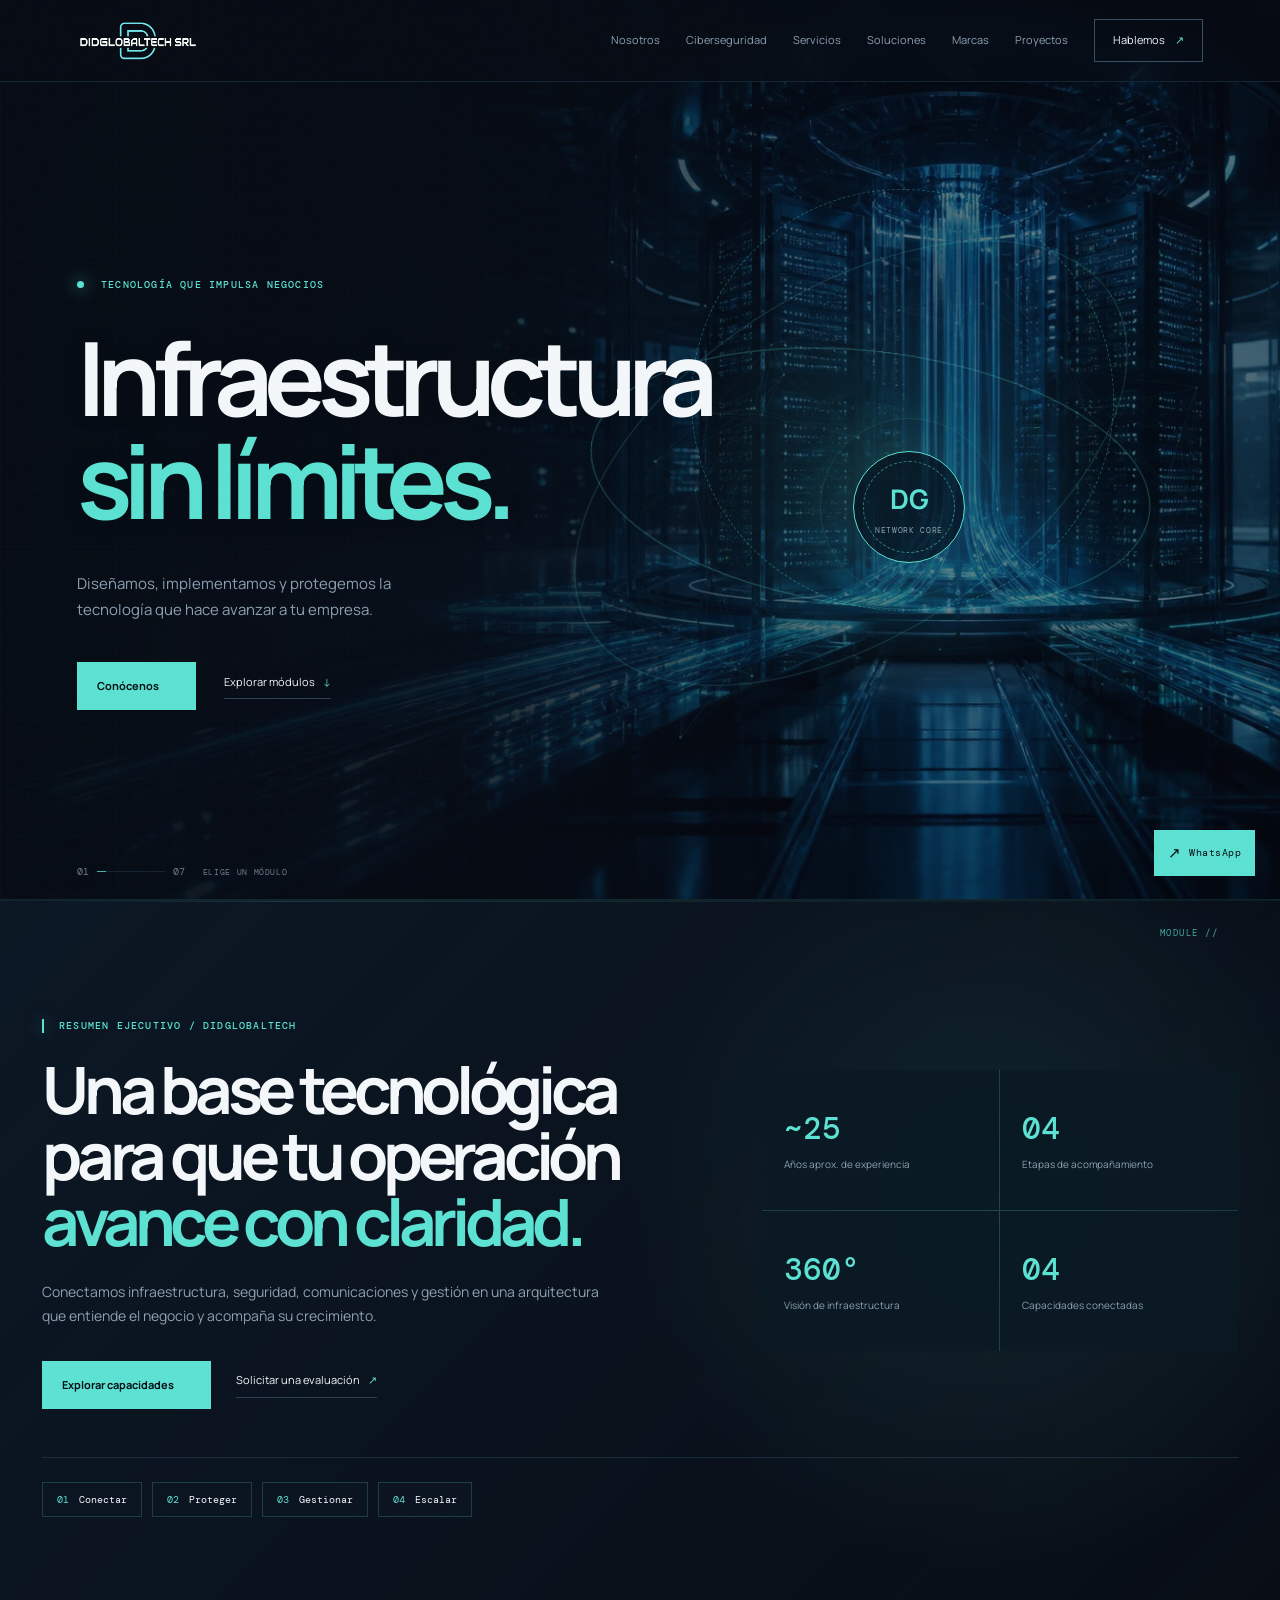
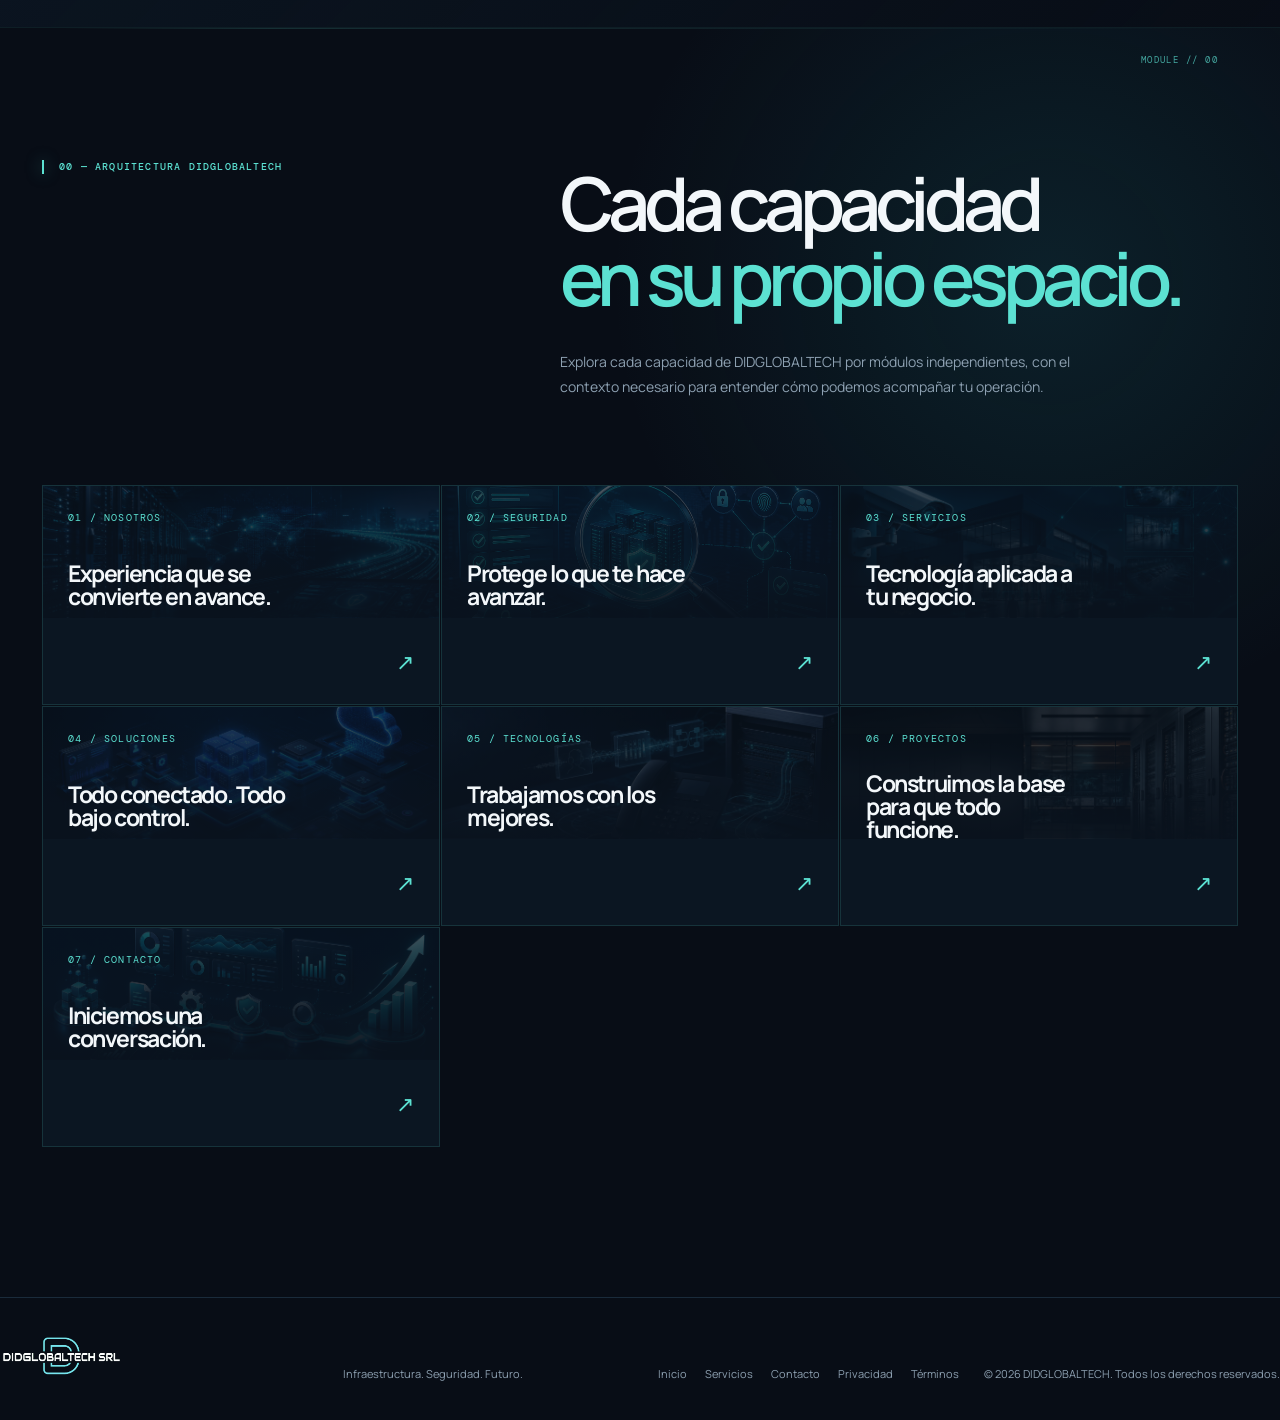
<file: index.html>
<!doctype html>
<html lang="es">
  <head>
    <meta charset="UTF-8" />
    <meta name="viewport" content="width=device-width, initial-scale=1.0" />
    <meta name="theme-color" content="#080d16" />
    <meta name="description" content="DIDGLOBALTECH diseña, implementa y protege la tecnología que hace avanzar a tu empresa." />
    <title>DIDGLOBALTECH — Infraestructura sin límites</title>
    <link rel="icon" href="assets/didglobaltech-logo-dark.png" />
    <link rel="preconnect" href="https://fonts.googleapis.com" />
    <link rel="preconnect" href="https://fonts.gstatic.com" crossorigin />
    <link href="https://fonts.googleapis.com/css2?family=DM+Mono:wght@400;500&family=Manrope:wght@400;500;600;700;800&display=swap" rel="stylesheet" />
    <link rel="stylesheet" href="styles.css?v=20260813-4" />
    <link rel="stylesheet" href="premium.css?v=20260813-31" />
  </head>
  <body class="home-page">
    <a class="skip-link" href="#contenido">Saltar al contenido</a>
    <div class="site-shell">
      <header class="topbar">
        <a class="brand" href="index.html" aria-label="Ir al inicio"><img src="assets/didglobaltech-logo-dark.png" alt="DIDGLOBALTECH SRL" /></a>
        <button class="menu-toggle" aria-expanded="false" aria-controls="main-nav"><span></span><span></span><span></span><b>Menú</b></button>
        <nav id="main-nav" aria-label="Navegación principal">
          <a href="nosotros.html">Nosotros</a><a href="ciberseguridad.html">Ciberseguridad</a><a href="servicios.html">Servicios</a><a href="soluciones.html">Soluciones</a><a href="marcas.html">Marcas</a><a href="proyectos.html">Proyectos</a><a class="nav-cta" href="contacto.html">Hablemos <span>↗</span></a>
        </nav>
      </header>
      <main id="contenido">
        <section class="hero page-section" id="inicio" data-section="00">
          <div class="hero-grid" aria-hidden="true"></div><canvas class="network-scene" id="network-scene"></canvas><div class="hero-orbit orbit-one"></div><div class="hero-orbit orbit-two"></div><div class="hero-orbit orbit-three"></div><div class="hero-core" aria-hidden="true"><span>DG</span><small>NETWORK CORE</small></div>
          <div class="hero-copy reveal"><p class="eyebrow"><i></i> Tecnología que impulsa negocios</p><h1>Infraestructura<br /><em>sin límites.</em></h1><p class="hero-lede">Diseñamos, implementamos y protegemos la tecnología que hace avanzar a tu empresa.</p><div class="hero-actions"><a class="button button-solid" href="nosotros.html">Conócenos <span>↗</span></a><a class="text-link" href="#modulos">Explorar módulos <span>↓</span></a></div></div>
          <div class="hero-bottom"><span class="section-count">00 / 07</span><span class="count-line"><i></i></span><span>ELIGE UN MÓDULO PARA CONTINUAR</span></div>
        </section>
        <section class="module-directory page-section" id="modulos" data-section="00"><div class="section-intro reveal"><span class="section-index">00 — Arquitectura DIDGLOBALTECH</span><div><h2>Cada capacidad<br /><em>en su propio espacio.</em></h2><p>Explora cada capacidad de DIDGLOBALTECH por módulos independientes, con el contexto necesario para entender cómo podemos acompañar tu operación.</p></div></div><div class="module-directory-grid"><a class="module-card reveal" href="nosotros.html" style="--module-image:url('assets/infrastructure-control.png')"><span>01 / NOSOTROS</span><strong>Experiencia que se convierte en avance.</strong><b>↗</b></a><a class="module-card reveal reveal-delay" href="ciberseguridad.html" style="--module-image:url('assets/service-audit.png')"><span>02 / SEGURIDAD</span><strong>Protege lo que te hace avanzar.</strong><b>↗</b></a><a class="module-card reveal reveal-delay-2" href="servicios.html" style="--module-image:url('assets/service-cctv.png')"><span>03 / SERVICIOS</span><strong>Tecnología aplicada a tu negocio.</strong><b>↗</b></a><a class="module-card reveal" href="soluciones.html" style="--module-image:url('assets/service-platforms.png')"><span>04 / SOLUCIONES</span><strong>Todo conectado. Todo bajo control.</strong><b>↗</b></a><a class="module-card reveal reveal-delay" href="marcas.html" style="--module-image:url('assets/visual-communications-v2.webp')"><span>05 / TECNOLOGÍAS</span><strong>Trabajamos con los mejores.</strong><b>↗</b></a><a class="module-card reveal reveal-delay-2" href="proyectos.html" style="--module-image:url('assets/hero-control-room.png')"><span>06 / PROYECTOS</span><strong>Construimos la base para que todo funcione.</strong><b>↗</b></a><a class="module-card reveal" href="contacto.html" style="--module-image:url('assets/service-consulting.png')"><span>07 / CONTACTO</span><strong>Iniciemos una conversación.</strong><b>↗</b></a></div></section>
      </main>
      <footer class="footer section-pad"><a class="brand" href="index.html"><img src="assets/didglobaltech-logo-dark.png" alt="DIDGLOBALTECH SRL" /></a><p>Infraestructura. Seguridad. Futuro.</p><div class="footer-links"><a href="index.html">Inicio</a><a href="servicios.html">Servicios</a><a href="contacto.html">Contacto</a></div><small>© 2026 DIDGLOBALTECH. Todos los derechos reservados.</small></footer>
    </div>
    <div class="page-meter" aria-hidden="true"><span data-meter-current>00</span><i></i><span>07</span><small>ELIGE UN MÓDULO</small></div>
    <script src="script.js?v=20260813-14"></script>
  </body>
</html>
</file>
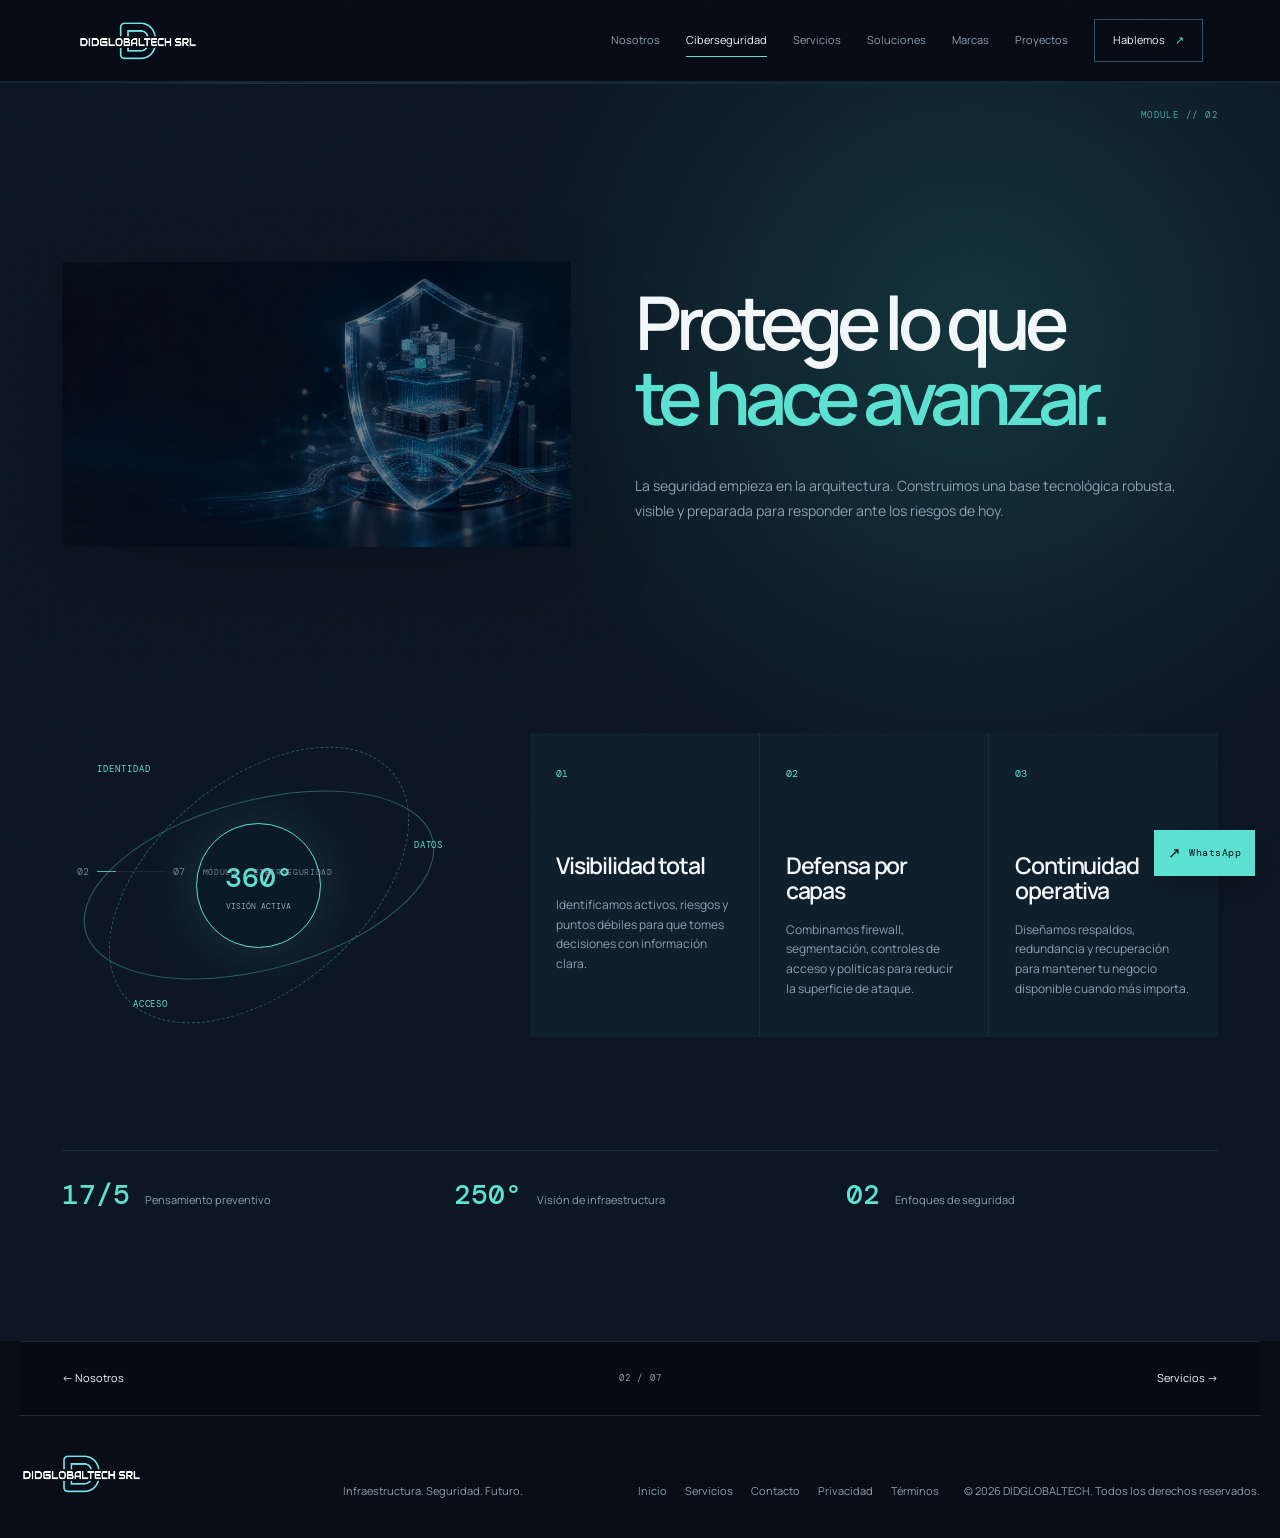
<file: ciberseguridad.html>
<!doctype html>
<html lang="es">
  <head>
    <meta charset="UTF-8" /><meta name="viewport" content="width=device-width, initial-scale=1.0" /><meta name="theme-color" content="#080d16" />
    <meta name="description" content="Ciberseguridad e infraestructura preparada para responder." /><title>Ciberseguridad — DIDGLOBALTECH</title>
    <link rel="icon" href="assets/didglobaltech-logo-dark.png" /><link rel="preconnect" href="https://fonts.googleapis.com" /><link rel="preconnect" href="https://fonts.gstatic.com" crossorigin /><link href="https://fonts.googleapis.com/css2?family=DM+Mono:wght@400;500&family=Manrope:wght@400;500;600;700;800&display=swap" rel="stylesheet" />
    <link rel="stylesheet" href="styles.css?v=20260813-4" /><link rel="stylesheet" href="premium.css?v=20260813-31" />
  </head>
  <body class="module-page"><a class="skip-link" href="#contenido">Saltar al contenido</a><div class="site-shell">
    <header class="topbar"><a class="brand" href="index.html" aria-label="Ir al inicio"><img src="assets/didglobaltech-logo-dark.png" alt="DIDGLOBALTECH SRL" /></a><button class="menu-toggle" aria-expanded="false" aria-controls="main-nav"><span></span><span></span><span></span><b>Menú</b></button><nav id="main-nav" aria-label="Navegación principal"><a href="nosotros.html">Nosotros</a><a href="ciberseguridad.html">Ciberseguridad</a><a href="servicios.html">Servicios</a><a href="soluciones.html">Soluciones</a><a href="marcas.html">Marcas</a><a href="proyectos.html">Proyectos</a><a class="nav-cta" href="contacto.html">Hablemos <span>↗</span></a></nav></header>
    <main id="contenido"><section class="security page-section" id="ciberseguridad" data-section="02"><div class="section-intro reveal"><span class="section-index">02 — Ciberseguridad e infraestructura</span><div><h1 class="page-heading">Protege lo que<br /><em>te hace avanzar.</em></h1><p>La seguridad empieza en la arquitectura. Construimos una base tecnológica robusta, visible y preparada para responder ante los riesgos de hoy.</p></div></div><div class="security-layout"><div class="security-orbit" aria-hidden="true"><div class="security-ring ring-a"></div><div class="security-ring ring-b"></div><div class="security-core"><strong>360°</strong><small>VISIÓN ACTIVA</small></div><span class="orbit-label label-a">IDENTIDAD</span><span class="orbit-label label-b">DATOS</span><span class="orbit-label label-c">ACCESO</span></div><div class="security-cards"><article class="security-card reveal"><span>01</span><h2>Visibilidad total</h2><p>Identificamos activos, riesgos y puntos débiles para que tomes decisiones con información clara.</p></article><article class="security-card reveal reveal-delay"><span>02</span><h2>Defensa por capas</h2><p>Combinamos firewall, segmentación, controles de acceso y políticas para reducir la superficie de ataque.</p></article><article class="security-card reveal reveal-delay-2"><span>03</span><h2>Continuidad operativa</h2><p>Diseñamos respaldos, redundancia y recuperación para mantener tu negocio disponible cuando más importa.</p></article></div></div><div class="security-stats"><div><strong>24/7</strong><span>Pensamiento preventivo</span></div><div><strong>360°</strong><span>Visión de infraestructura</span></div><div><strong>03</strong><span>Enfoques de seguridad</span></div></div></section><nav class="module-page-nav" aria-label="Navegar módulos"><a href="nosotros.html">← Nosotros</a><span>02 / 07</span><a href="servicios.html">Servicios →</a></nav></main>
    <footer class="footer section-pad"><a class="brand" href="index.html"><img src="assets/didglobaltech-logo-dark.png" alt="DIDGLOBALTECH SRL" /></a><p>Infraestructura. Seguridad. Futuro.</p><div class="footer-links"><a href="index.html">Inicio</a><a href="servicios.html">Servicios</a><a href="contacto.html">Contacto</a></div><small>© 2026 DIDGLOBALTECH. Todos los derechos reservados.</small></footer>
  </div><div class="page-meter" aria-hidden="true"><span data-meter-current>02</span><i></i><span>07</span><small>MÓDULO / CIBERSEGURIDAD</small></div><script src="script.js?v=20260813-14"></script></body>
</html>
</file>
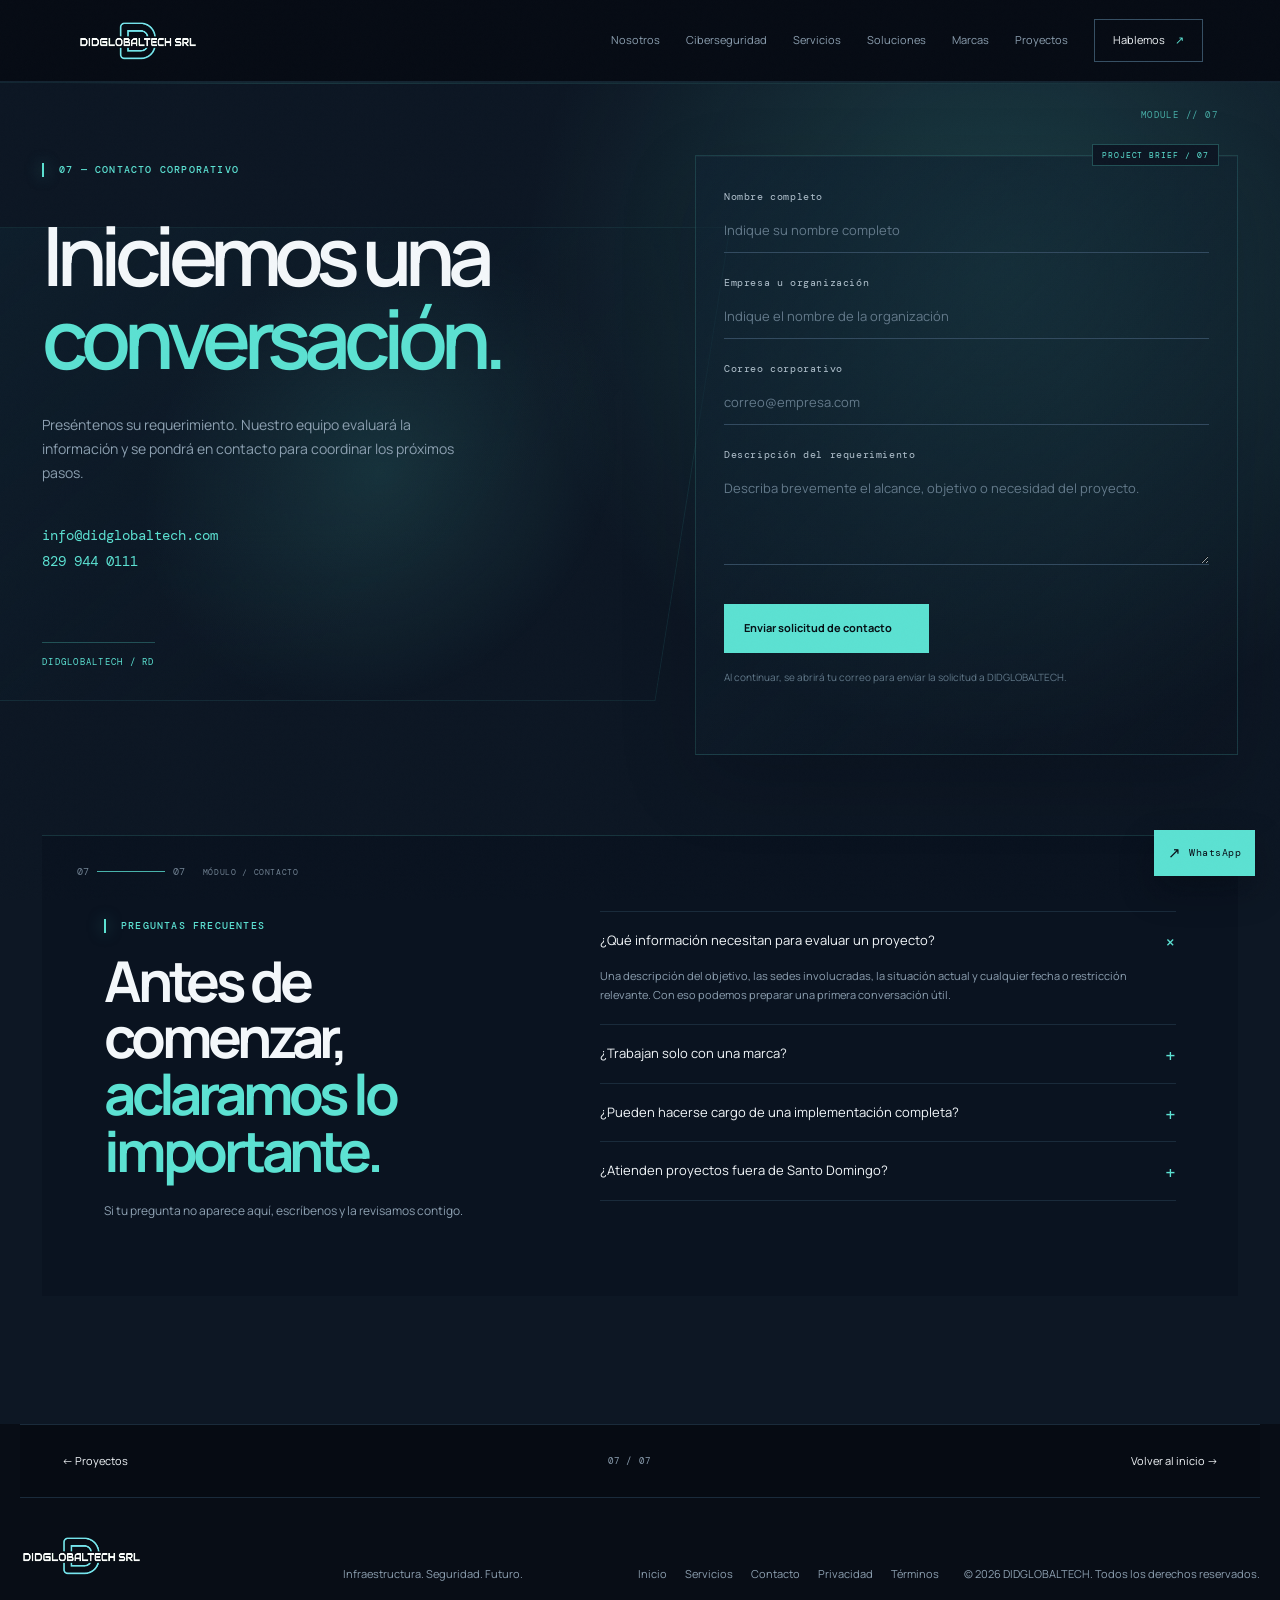
<file: contacto.html>
<!doctype html>
<html lang="es">
  <head>
    <meta charset="UTF-8" /><meta name="viewport" content="width=device-width, initial-scale=1.0" /><meta name="theme-color" content="#080d16" />
    <meta name="description" content="Conversemos sobre tu infraestructura, seguridad o proyecto tecnológico." /><title>Contacto — DIDGLOBALTECH</title>
    <link rel="icon" href="assets/didglobaltech-logo-dark.png" /><link rel="preconnect" href="https://fonts.googleapis.com" /><link rel="preconnect" href="https://fonts.gstatic.com" crossorigin /><link href="https://fonts.googleapis.com/css2?family=DM+Mono:wght@400;500&family=Manrope:wght@400;500;600;700;800&display=swap" rel="stylesheet" />
    <link rel="stylesheet" href="styles.css?v=20260813-4" /><link rel="stylesheet" href="premium.css?v=20260813-31" />
  </head>
  <body class="module-page"><a class="skip-link" href="#contenido">Saltar al contenido</a><div class="site-shell">
    <header class="topbar"><a class="brand" href="index.html" aria-label="Ir al inicio"><img src="assets/didglobaltech-logo-dark.png" alt="DIDGLOBALTECH SRL" /></a><button class="menu-toggle" aria-expanded="false" aria-controls="main-nav"><span></span><span></span><span></span><b>Menú</b></button><nav id="main-nav" aria-label="Navegación principal"><a href="nosotros.html">Nosotros</a><a href="ciberseguridad.html">Ciberseguridad</a><a href="servicios.html">Servicios</a><a href="soluciones.html">Soluciones</a><a href="marcas.html">Marcas</a><a href="proyectos.html">Proyectos</a><a class="nav-cta" href="contacto.html">Hablemos <span>↗</span></a></nav></header>
    <main id="contenido"><section class="contact page-section" id="contacto" data-section="07"><div class="contact-layout"><div class="contact-copy reveal"><span class="section-index">07 — Contacto corporativo</span><h1>Iniciemos una<br /><em>conversación.</em></h1><p>Preséntenos su requerimiento. Nuestro equipo evaluará la información y se pondrá en contacto para coordinar los próximos pasos.</p><div class="contact-links"><a href="mailto:info@didglobaltech.com">info@didglobaltech.com</a><a href="tel:+18299440111">829 944 0111</a></div></div><form class="contact-form reveal reveal-delay" id="contact-form" novalidate><label>Nombre completo<input name="name" type="text" placeholder="Indique su nombre completo" required /></label><label>Empresa u organización<input name="company" type="text" placeholder="Indique el nombre de la organización" required /></label><label>Correo corporativo<input name="email" type="email" placeholder="correo@empresa.com" required /></label><label>Descripción del requerimiento<textarea name="message" rows="4" placeholder="Describa brevemente el alcance, objetivo o necesidad del proyecto." required></textarea></label><button class="button button-solid" type="submit">Enviar solicitud de contacto <span>↗</span></button><p class="form-note">Al continuar, se abrirá tu correo para enviar la solicitud a DIDGLOBALTECH.</p><p class="form-status" role="status" aria-live="polite"></p></form></div></section><nav class="module-page-nav" aria-label="Navegar módulos"><a href="proyectos.html">← Proyectos</a><span>07 / 07</span><a href="index.html">Volver al inicio →</a></nav></main>
    <footer class="footer section-pad"><a class="brand" href="index.html"><img src="assets/didglobaltech-logo-dark.png" alt="DIDGLOBALTECH SRL" /></a><p>Infraestructura. Seguridad. Futuro.</p><div class="footer-links"><a href="index.html">Inicio</a><a href="servicios.html">Servicios</a><a href="contacto.html">Contacto</a></div><small>© 2026 DIDGLOBALTECH. Todos los derechos reservados.</small></footer>
  </div><div class="page-meter" aria-hidden="true"><span data-meter-current>07</span><i></i><span>07</span><small>MÓDULO / CONTACTO</small></div><script src="script.js?v=20260813-14"></script></body>
</html>
</file>
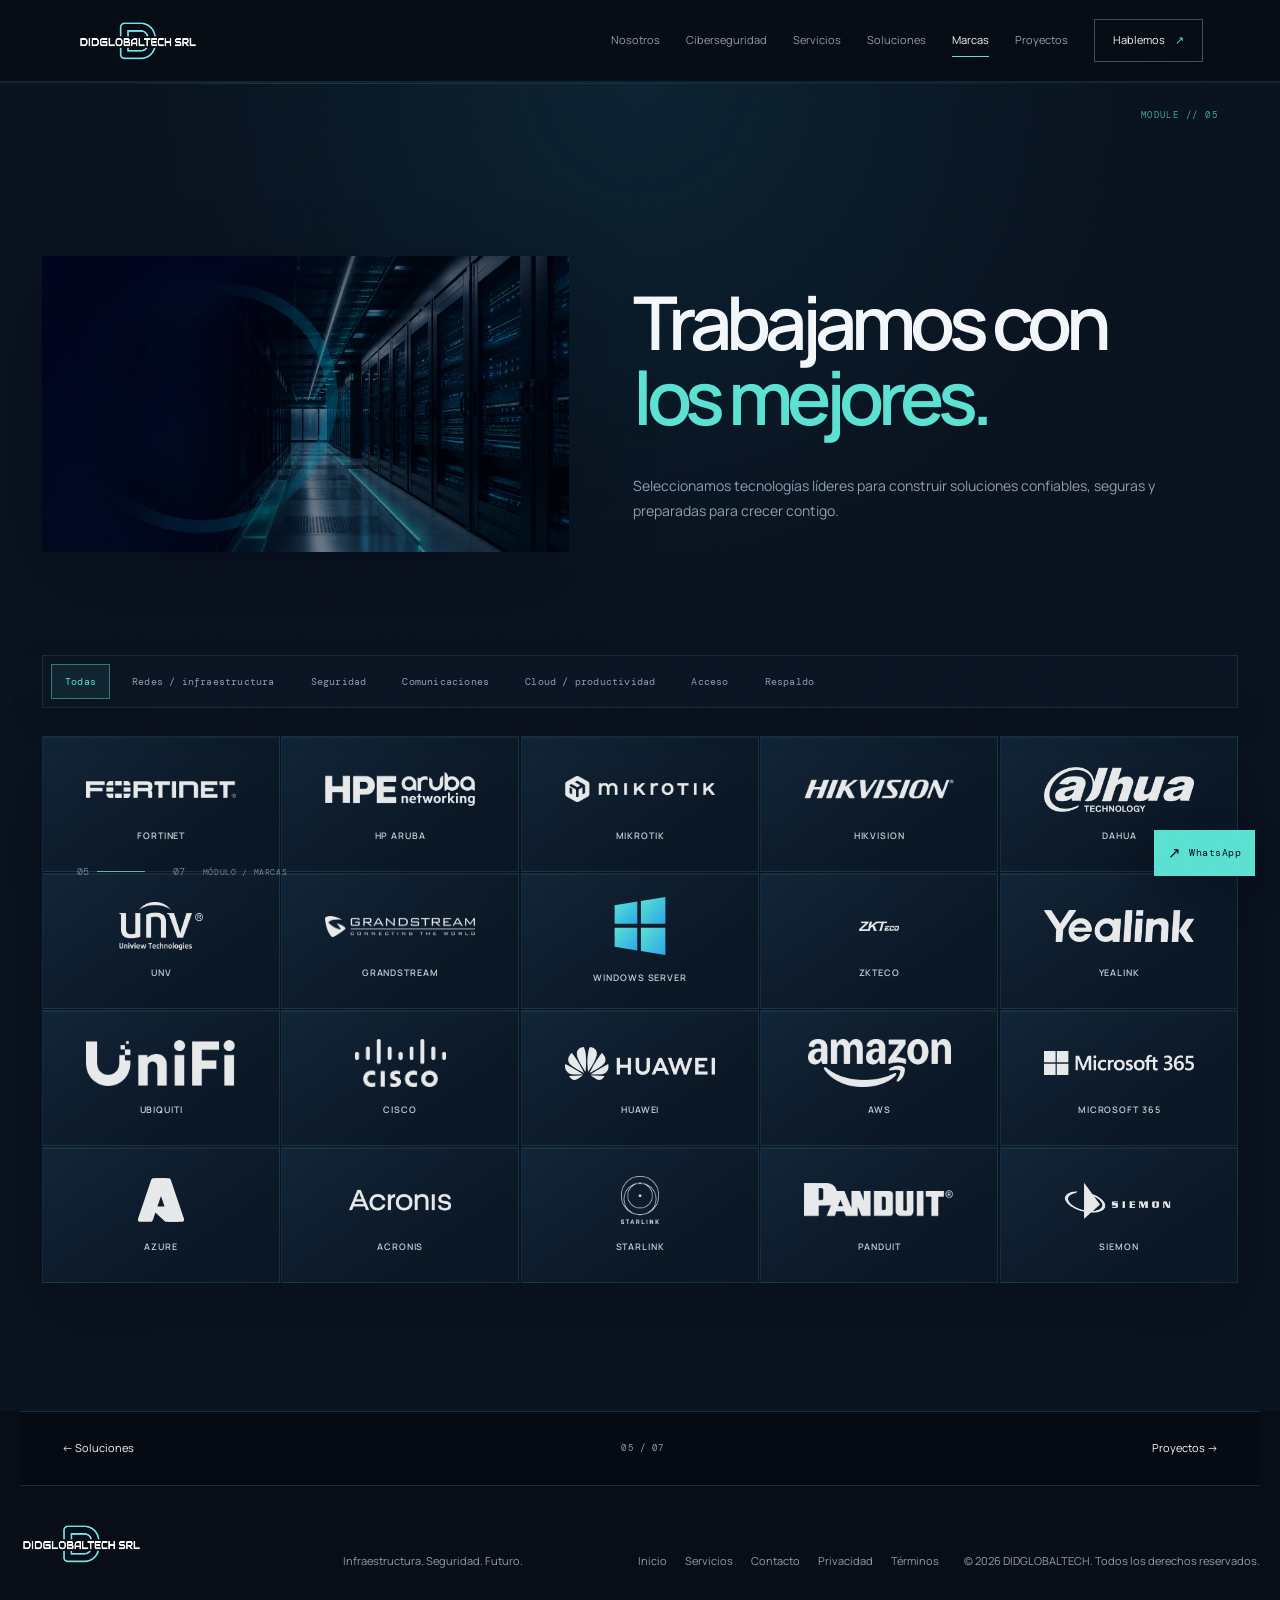
<file: marcas.html>
<!doctype html>
<html lang="es">
  <head>
    <meta charset="UTF-8" /><meta name="viewport" content="width=device-width, initial-scale=1.0" /><meta name="theme-color" content="#080d16" />
    <meta name="description" content="Tecnologías líderes con las que trabaja DIDGLOBALTECH." /><title>Marcas — DIDGLOBALTECH</title>
    <link rel="icon" href="assets/didglobaltech-logo-dark.png" /><link rel="preconnect" href="https://fonts.googleapis.com" /><link rel="preconnect" href="https://fonts.gstatic.com" crossorigin /><link href="https://fonts.googleapis.com/css2?family=DM+Mono:wght@400;500&family=Manrope:wght@400;500;600;700;800&display=swap" rel="stylesheet" />
    <link rel="stylesheet" href="styles.css?v=20260813-13" /><link rel="stylesheet" href="premium.css?v=20260813-31" />
  </head>
  <body class="module-page"><a class="skip-link" href="#contenido">Saltar al contenido</a><div class="site-shell">
    <header class="topbar"><a class="brand" href="index.html" aria-label="Ir al inicio"><img src="assets/didglobaltech-logo-dark.png" alt="DIDGLOBALTECH SRL" /></a><button class="menu-toggle" aria-expanded="false" aria-controls="main-nav"><span></span><span></span><span></span><b>Menú</b></button><nav id="main-nav" aria-label="Navegación principal"><a href="nosotros.html">Nosotros</a><a href="ciberseguridad.html">Ciberseguridad</a><a href="servicios.html">Servicios</a><a href="soluciones.html">Soluciones</a><a href="marcas.html">Marcas</a><a href="proyectos.html">Proyectos</a><a class="nav-cta" href="contacto.html">Hablemos <span>↗</span></a></nav></header>
    <main id="contenido"><section class="brands page-section" id="marcas" data-section="05"><div class="section-intro reveal"><span class="section-index">05 — Tecnologías que dominamos</span><div><h1 class="page-heading">Trabajamos con<br /><em>los mejores.</em></h1><p>Seleccionamos tecnologías líderes para construir soluciones confiables, seguras y preparadas para crecer contigo.</p></div></div><div class="brand-grid reveal reveal-delay"><div><img src="assets/brand-fortinet.webp" alt="FORTINET logo oficial" /><strong>FORTINET</strong></div><div><img src="assets/brand-hp-aruba.webp" alt="HP ARUBA logo oficial" /><strong>HP ARUBA</strong></div><div><img src="assets/brand-mikrotik.webp" alt="MIKROTIK logo oficial" /><strong>MIKROTIK</strong></div><div><img src="assets/brand-hikvision.webp" alt="HIKVISION logo oficial" /><strong>HIKVISION</strong></div><div><img src="assets/brand-dahua.webp" alt="DAHUA logo oficial" /><strong>DAHUA</strong></div><div><img src="assets/brand-unv.webp" alt="UNV logo oficial" /><strong>UNV</strong></div><div><img src="assets/brand-grandstream.webp" alt="GRANDSTREAM logo oficial" /><strong>GRANDSTREAM</strong></div><div class="windows-brand"><img src="assets/brand-windows-server.svg" alt="Windows Server logo oficial" /><strong>WINDOWS SERVER</strong></div><div><img src="assets/brand-zkteco.webp" alt="ZKTECO logo oficial" /><strong>ZKTECO</strong></div><div><img src="assets/brand-yealink.png" alt="Yealink logo oficial" /><strong>YEALINK</strong></div><div><img src="assets/brand-ubiquiti.webp" alt="UBIQUITI logo oficial" /><strong>UBIQUITI</strong></div><div><img src="assets/brand-cisco.webp" alt="CISCO logo oficial" /><strong>CISCO</strong></div><div><img src="assets/brand-huawei.webp" alt="HUAWEI logo oficial" /><strong>HUAWEI</strong></div><div><img src="assets/brand-aws.webp" alt="AWS logo oficial" /><strong>AWS</strong></div><div><img src="assets/brand-microsoft365.webp" alt="MICROSOFT 365 logo oficial" /><strong>MICROSOFT 365</strong></div><div><img src="assets/brand-azure.svg" alt="Microsoft Azure logo oficial" /><strong>AZURE</strong></div><div><img src="assets/brand-acronis.webp" alt="ACRONIS logo oficial" /><strong>ACRONIS</strong></div><div><img src="assets/brand-starlink.webp" alt="STARLINK logo oficial" /><strong>STARLINK</strong></div><div><img src="assets/brand-panduit.webp" alt="PANDUIT logo oficial" /><strong>PANDUIT</strong></div><div><img src="assets/brand-siemon.webp" alt="SIEMON logo oficial" /><strong>SIEMON</strong></div></div></section><nav class="module-page-nav" aria-label="Navegar módulos"><a href="soluciones.html">← Soluciones</a><span>05 / 07</span><a href="proyectos.html">Proyectos →</a></nav></main>
    <footer class="footer section-pad"><a class="brand" href="index.html"><img src="assets/didglobaltech-logo-dark.png" alt="DIDGLOBALTECH SRL" /></a><p>Infraestructura. Seguridad. Futuro.</p><div class="footer-links"><a href="index.html">Inicio</a><a href="servicios.html">Servicios</a><a href="contacto.html">Contacto</a></div><small>© 2026 DIDGLOBALTECH. Todos los derechos reservados.</small></footer>
  </div><div class="page-meter" aria-hidden="true"><span data-meter-current>05</span><i></i><span>07</span><small>MÓDULO / MARCAS</small></div><script src="script.js?v=20260813-14"></script></body>
</html>
</file>
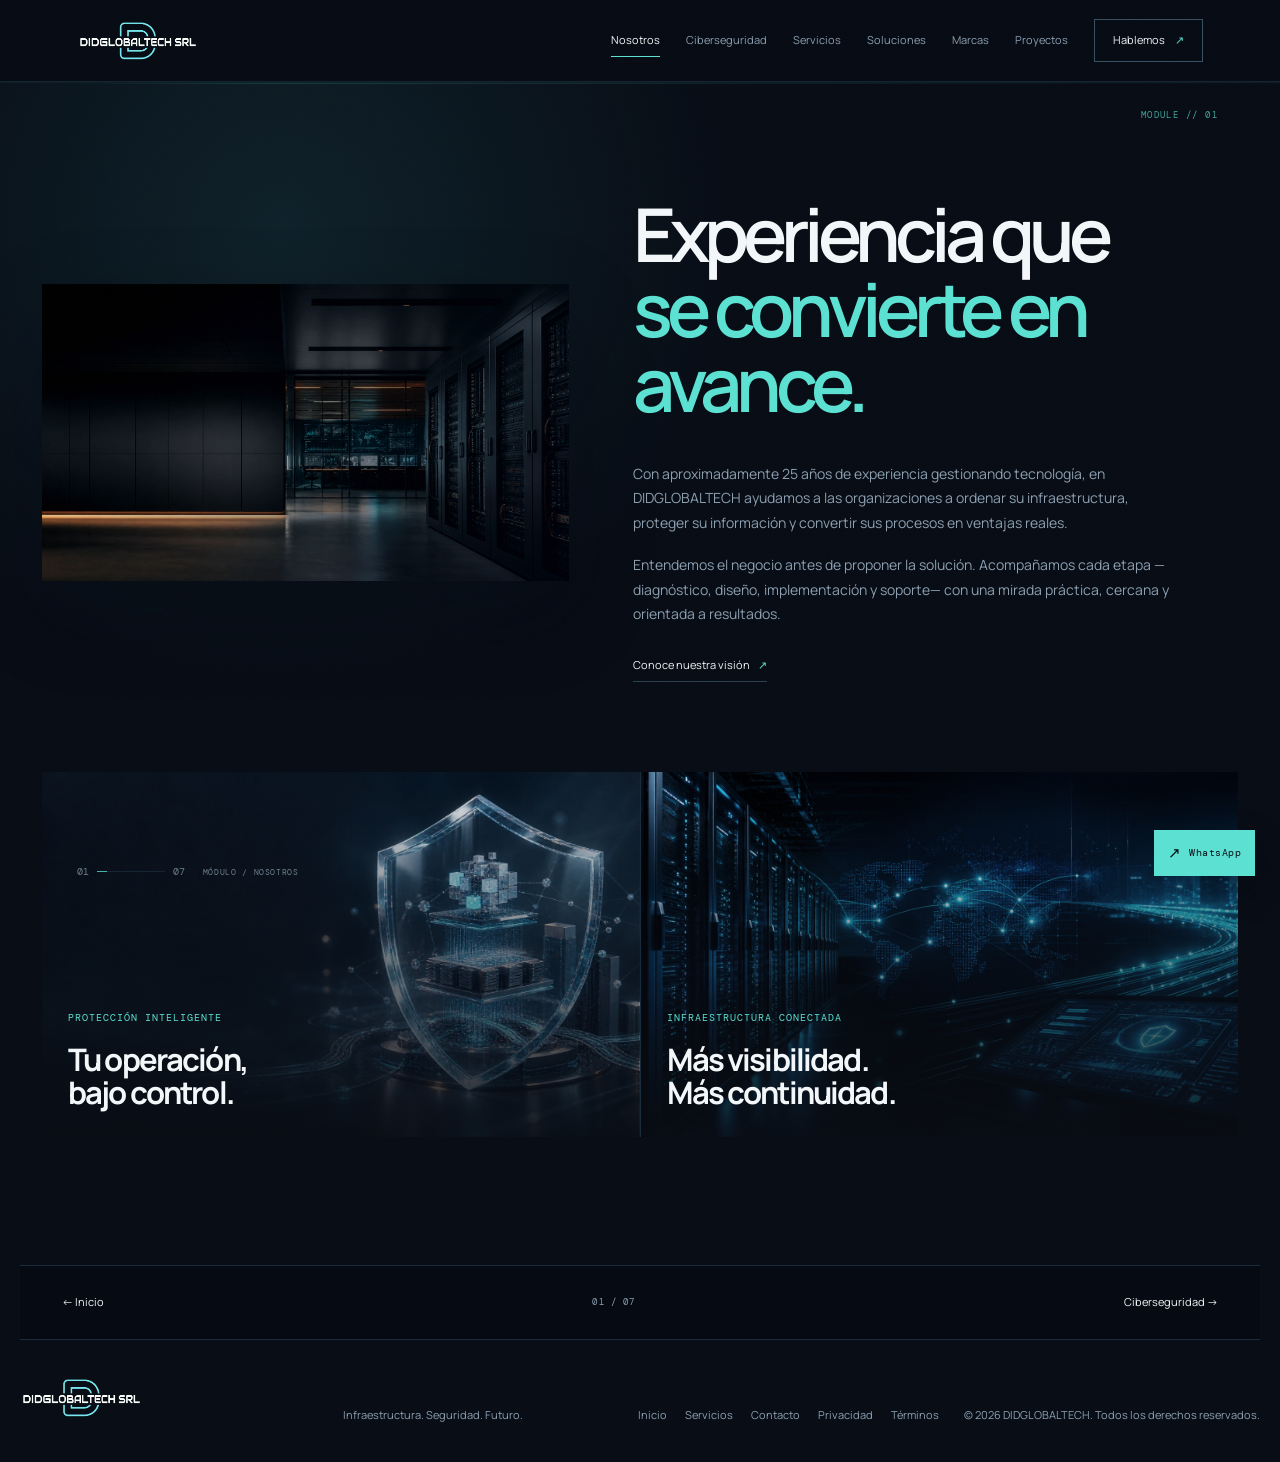
<file: nosotros.html>
<!doctype html>
<html lang="es">
  <head>
    <meta charset="UTF-8" />
    <meta name="viewport" content="width=device-width, initial-scale=1.0" />
    <meta name="theme-color" content="#080d16" />
    <meta name="description" content="Conoce la experiencia y la visión tecnológica de DIDGLOBALTECH." />
    <title>Nosotros — DIDGLOBALTECH</title>
    <link rel="icon" href="assets/didglobaltech-logo-dark.png" />
    <link rel="preconnect" href="https://fonts.googleapis.com" />
    <link rel="preconnect" href="https://fonts.gstatic.com" crossorigin />
    <link href="https://fonts.googleapis.com/css2?family=DM+Mono:wght@400;500&family=Manrope:wght@400;500;600;700;800&display=swap" rel="stylesheet" />
    <link rel="stylesheet" href="styles.css?v=20260813-4" />
    <link rel="stylesheet" href="premium.css?v=20260813-31" />
  </head>
  <body class="module-page">
    <a class="skip-link" href="#contenido">Saltar al contenido</a>
    <div class="site-shell">
      <header class="topbar">
        <a class="brand" href="index.html" aria-label="Ir al inicio"><img src="assets/didglobaltech-logo-dark.png" alt="DIDGLOBALTECH SRL" /></a>
        <button class="menu-toggle" aria-expanded="false" aria-controls="main-nav"><span></span><span></span><span></span><b>Menú</b></button>
        <nav id="main-nav" aria-label="Navegación principal">
          <a href="nosotros.html">Nosotros</a><a href="ciberseguridad.html">Ciberseguridad</a><a href="servicios.html">Servicios</a><a href="soluciones.html">Soluciones</a><a href="marcas.html">Marcas</a><a href="proyectos.html">Proyectos</a><a class="nav-cta" href="contacto.html">Hablemos <span>↗</span></a>
        </nav>
      </header>
      <main id="contenido">
        <section class="about page-section" id="nosotros" data-section="01">
          <div class="section-intro reveal"><span class="section-index">01 — Nosotros</span><div><h1 class="page-heading">Experiencia que<br /><em>se convierte en avance.</em></h1><p>Con aproximadamente 25 años de experiencia gestionando tecnología, en DIDGLOBALTECH ayudamos a las organizaciones a ordenar su infraestructura, proteger su información y convertir sus procesos en ventajas reales.</p><p>Entendemos el negocio antes de proponer la solución. Acompañamos cada etapa —diagnóstico, diseño, implementación y soporte— con una mirada práctica, cercana y orientada a resultados.</p><a class="text-link" href="contacto.html">Conoce nuestra visión <span>↗</span></a></div></div>
          <div class="about-visuals"><article class="image-tile reveal"><div class="tile-image tile-security"></div><div><span>PROTECCIÓN INTELIGENTE</span><h2>Tu operación,<br />bajo control.</h2></div></article><article class="image-tile reveal reveal-delay"><div class="tile-image tile-infrastructure"></div><div><span>INFRAESTRUCTURA CONECTADA</span><h2>Más visibilidad.<br />Más continuidad.</h2></div></article></div>
        </section>
        <nav class="module-page-nav" aria-label="Navegar módulos"><a href="index.html">← Inicio</a><span>01 / 07</span><a href="ciberseguridad.html">Ciberseguridad →</a></nav>
      </main>
      <footer class="footer section-pad"><a class="brand" href="index.html"><img src="assets/didglobaltech-logo-dark.png" alt="DIDGLOBALTECH SRL" /></a><p>Infraestructura. Seguridad. Futuro.</p><div class="footer-links"><a href="index.html">Inicio</a><a href="servicios.html">Servicios</a><a href="contacto.html">Contacto</a></div><small>© 2026 DIDGLOBALTECH. Todos los derechos reservados.</small></footer>
    </div>
    <div class="page-meter" aria-hidden="true"><span data-meter-current>01</span><i></i><span>07</span><small>MÓDULO / NOSOTROS</small></div>
    <script src="script.js?v=20260813-14"></script>
  </body>
</html>
</file>
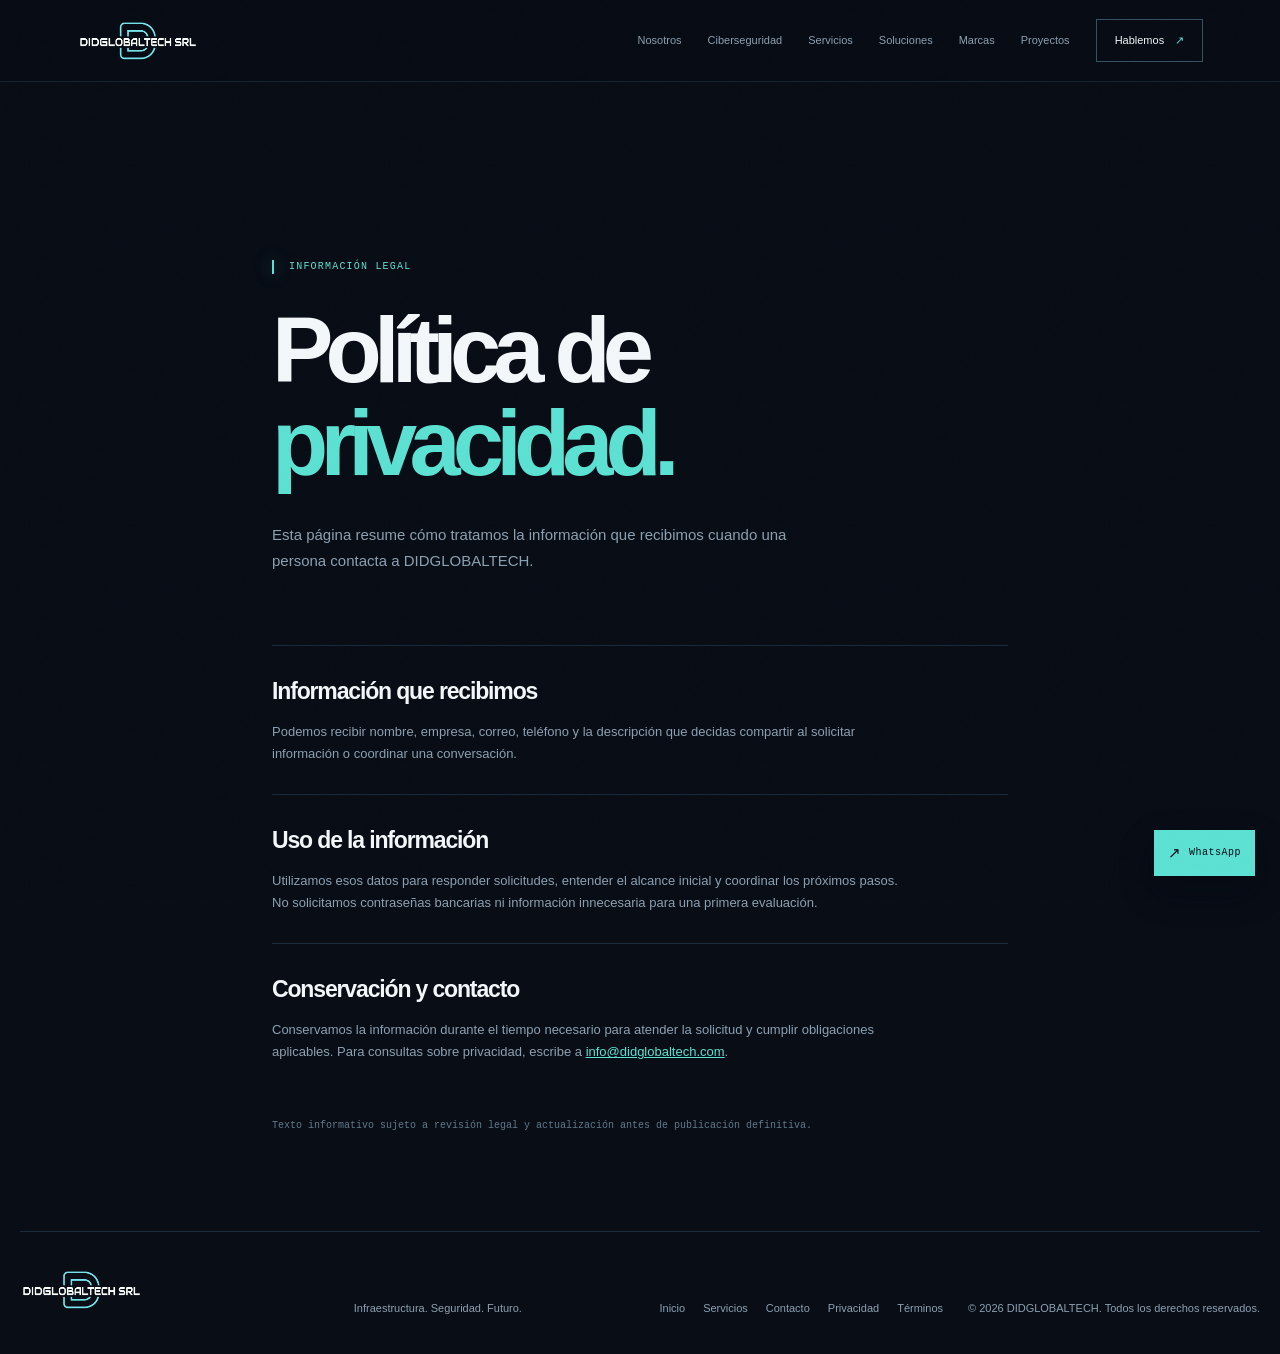
<file: privacidad.html>
<!doctype html>
<html lang="es">
  <head>
    <meta charset="UTF-8" />
    <meta name="viewport" content="width=device-width, initial-scale=1.0" />
    <meta name="theme-color" content="#080d16" />
    <meta name="description" content="Política de privacidad de DIDGLOBALTECH." />
    <title>Privacidad — DIDGLOBALTECH</title>
    <link rel="icon" href="assets/didglobaltech-logo-dark.png" />
    <link rel="stylesheet" href="styles.css?v=20260813-4" />
    <link rel="stylesheet" href="premium.css?v=20260813-31" />
  </head>
  <body class="module-page legal-page">
    <a class="skip-link" href="#contenido">Saltar al contenido</a>
    <div class="site-shell">
      <header class="topbar"><a class="brand" href="index.html" aria-label="Ir al inicio"><img src="assets/didglobaltech-logo-dark.png" alt="DIDGLOBALTECH SRL" /></a><button class="menu-toggle" aria-expanded="false" aria-controls="main-nav"><span></span><span></span><span></span><b>Menú</b></button><nav id="main-nav" aria-label="Navegación principal"><a href="nosotros.html">Nosotros</a><a href="ciberseguridad.html">Ciberseguridad</a><a href="servicios.html">Servicios</a><a href="soluciones.html">Soluciones</a><a href="marcas.html">Marcas</a><a href="proyectos.html">Proyectos</a><a class="nav-cta" href="contacto.html">Hablemos <span>↗</span></a></nav></header>
      <main id="contenido"><article class="legal-content"><span class="section-index">INFORMACIÓN LEGAL</span><h1>Política de<br /><em>privacidad.</em></h1><p class="legal-lede">Esta página resume cómo tratamos la información que recibimos cuando una persona contacta a DIDGLOBALTECH.</p><section><h2>Información que recibimos</h2><p>Podemos recibir nombre, empresa, correo, teléfono y la descripción que decidas compartir al solicitar información o coordinar una conversación.</p></section><section><h2>Uso de la información</h2><p>Utilizamos esos datos para responder solicitudes, entender el alcance inicial y coordinar los próximos pasos. No solicitamos contraseñas bancarias ni información innecesaria para una primera evaluación.</p></section><section><h2>Conservación y contacto</h2><p>Conservamos la información durante el tiempo necesario para atender la solicitud y cumplir obligaciones aplicables. Para consultas sobre privacidad, escribe a <a href="mailto:info@didglobaltech.com">info@didglobaltech.com</a>.</p></section><p class="legal-note">Texto informativo sujeto a revisión legal y actualización antes de publicación definitiva.</p></article></main>
      <footer class="footer section-pad"><a class="brand" href="index.html"><img src="assets/didglobaltech-logo-dark.png" alt="DIDGLOBALTECH SRL" /></a><p>Infraestructura. Seguridad. Futuro.</p><div class="footer-links"><a href="index.html">Inicio</a><a href="servicios.html">Servicios</a><a href="contacto.html">Contacto</a></div><small>© 2026 DIDGLOBALTECH. Todos los derechos reservados.</small></footer>
    </div>
<script src="script.js?v=20260813-14"></script>
  </body>
</html>
</file>
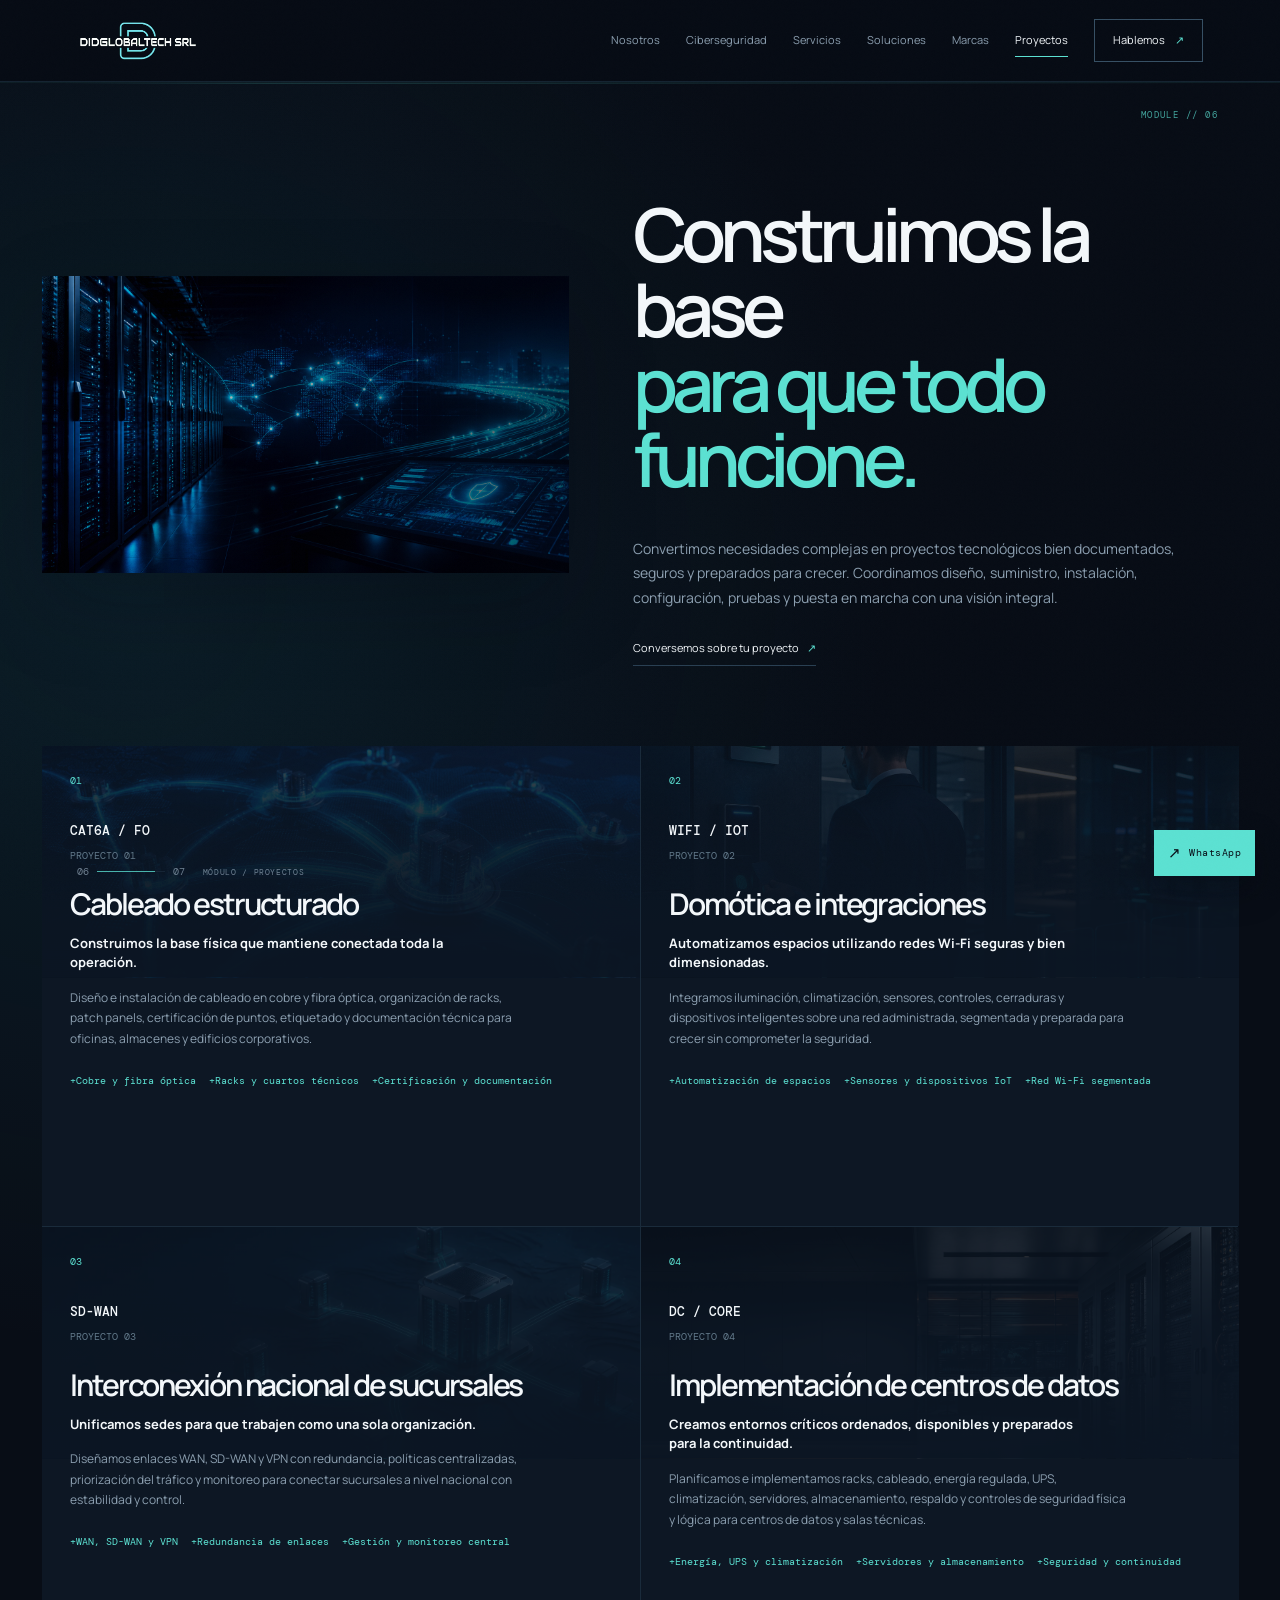
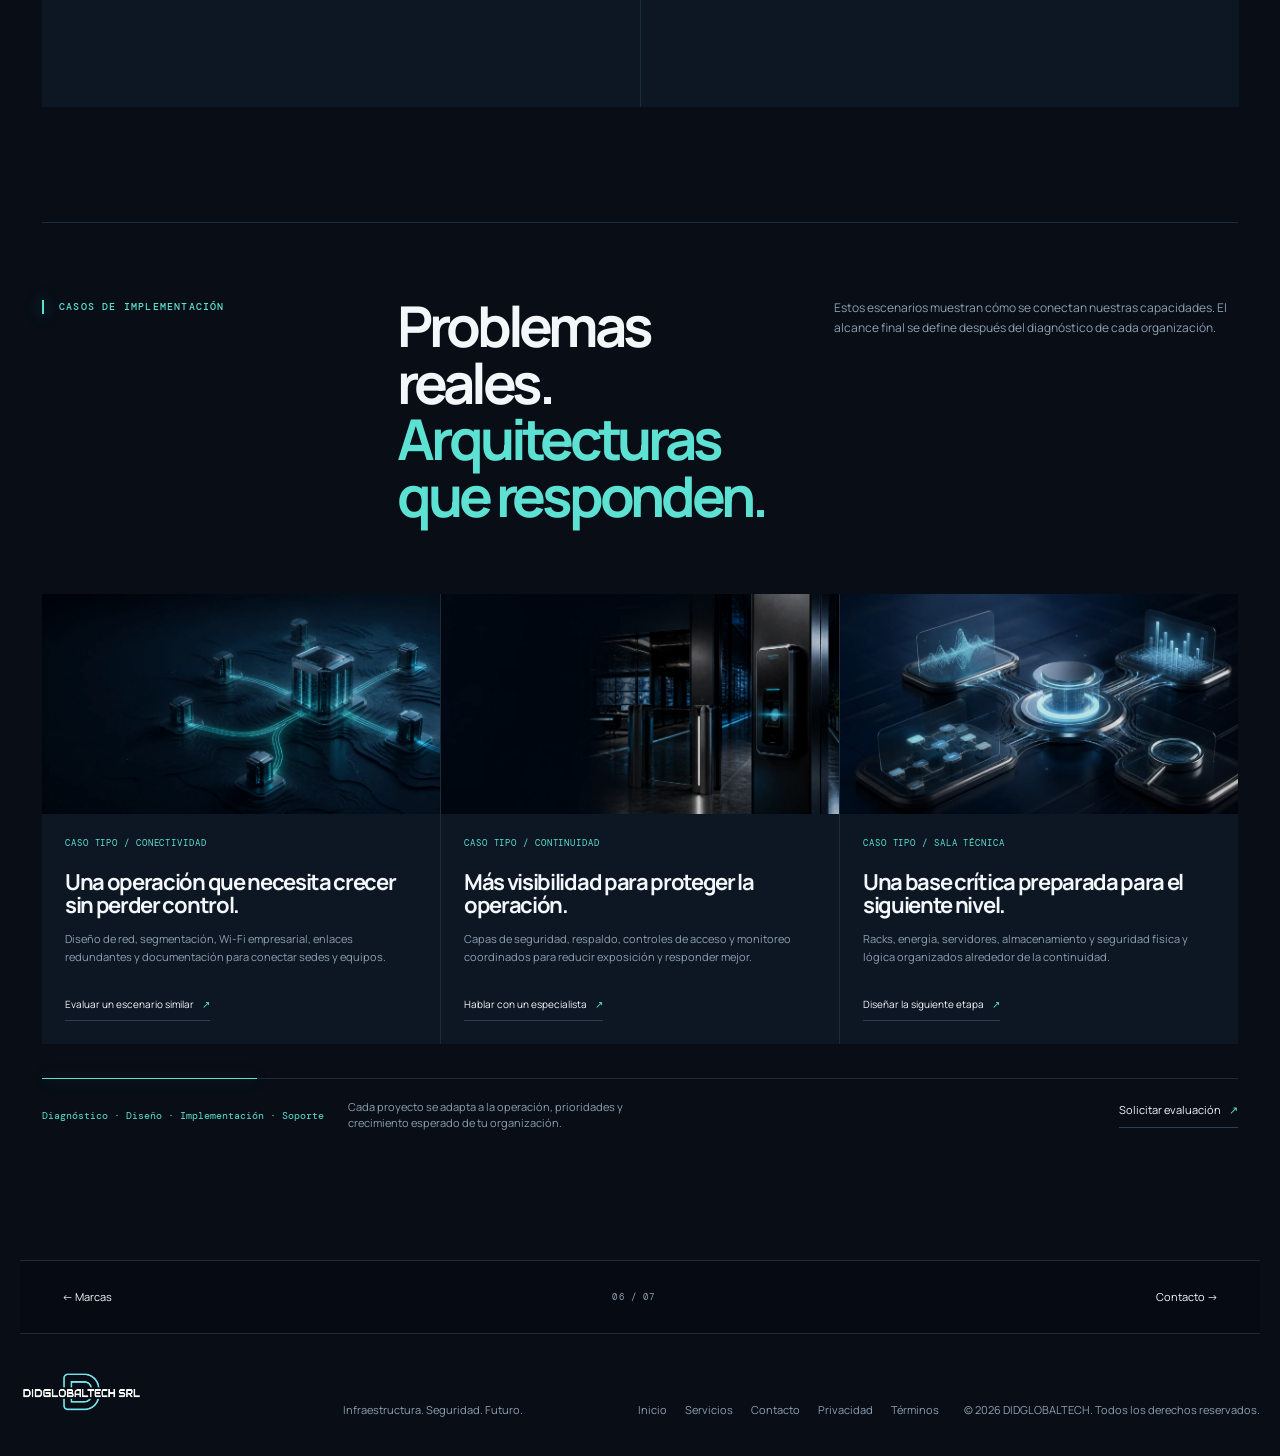
<file: proyectos.html>
<!doctype html>
<html lang="es">
  <head>
    <meta charset="UTF-8" /><meta name="viewport" content="width=device-width, initial-scale=1.0" /><meta name="theme-color" content="#080d16" />
    <meta name="description" content="Proyectos de infraestructura e implementación tecnológica de DIDGLOBALTECH." /><title>Proyectos — DIDGLOBALTECH</title>
    <link rel="icon" href="assets/didglobaltech-logo-dark.png" /><link rel="preconnect" href="https://fonts.googleapis.com" /><link rel="preconnect" href="https://fonts.gstatic.com" crossorigin /><link href="https://fonts.googleapis.com/css2?family=DM+Mono:wght@400;500&family=Manrope:wght@400;500;600;700;800&display=swap" rel="stylesheet" />
    <link rel="stylesheet" href="styles.css?v=20260813-4" /><link rel="stylesheet" href="premium.css?v=20260813-31" />
  </head>
  <body class="module-page"><a class="skip-link" href="#contenido">Saltar al contenido</a><div class="site-shell">
    <header class="topbar"><a class="brand" href="index.html" aria-label="Ir al inicio"><img src="assets/didglobaltech-logo-dark.png" alt="DIDGLOBALTECH SRL" /></a><button class="menu-toggle" aria-expanded="false" aria-controls="main-nav"><span></span><span></span><span></span><b>Menú</b></button><nav id="main-nav" aria-label="Navegación principal"><a href="nosotros.html">Nosotros</a><a href="ciberseguridad.html">Ciberseguridad</a><a href="servicios.html">Servicios</a><a href="soluciones.html">Soluciones</a><a href="marcas.html">Marcas</a><a href="proyectos.html">Proyectos</a><a class="nav-cta" href="contacto.html">Hablemos <span>↗</span></a></nav></header>
    <main id="contenido"><section class="projects page-section" id="proyectos" data-section="06"><div class="section-intro reveal"><span class="section-index">06 — Proyectos e implementación</span><div><h1 class="page-heading">Construimos la base<br /><em>para que todo funcione.</em></h1><p>Convertimos necesidades complejas en proyectos tecnológicos bien documentados, seguros y preparados para crecer. Coordinamos diseño, suministro, instalación, configuración, pruebas y puesta en marcha con una visión integral.</p><a class="text-link" href="contacto.html">Conversemos sobre tu proyecto <span>↗</span></a></div></div><div class="project-grid"><article class="project-card reveal"><span>01</span><strong>CAT6A / FO</strong><small>PROYECTO 01</small><h2>Cableado estructurado</h2><b>Construimos la base física que mantiene conectada toda la operación.</b><p>Diseño e instalación de cableado en cobre y fibra óptica, organización de racks, patch panels, certificación de puntos, etiquetado y documentación técnica para oficinas, almacenes y edificios corporativos.</p><ul><li>+Cobre y fibra óptica</li><li>+Racks y cuartos técnicos</li><li>+Certificación y documentación</li></ul></article><article class="project-card reveal reveal-delay"><span>02</span><strong>WIFI / IOT</strong><small>PROYECTO 02</small><h2>Domótica e integraciones</h2><b>Automatizamos espacios utilizando redes Wi-Fi seguras y bien dimensionadas.</b><p>Integramos iluminación, climatización, sensores, controles, cerraduras y dispositivos inteligentes sobre una red administrada, segmentada y preparada para crecer sin comprometer la seguridad.</p><ul><li>+Automatización de espacios</li><li>+Sensores y dispositivos IoT</li><li>+Red Wi-Fi segmentada</li></ul></article><article class="project-card reveal"><span>03</span><strong>SD-WAN</strong><small>PROYECTO 03</small><h2>Interconexión nacional de sucursales</h2><b>Unificamos sedes para que trabajen como una sola organización.</b><p>Diseñamos enlaces WAN, SD-WAN y VPN con redundancia, políticas centralizadas, priorización del tráfico y monitoreo para conectar sucursales a nivel nacional con estabilidad y control.</p><ul><li>+WAN, SD-WAN y VPN</li><li>+Redundancia de enlaces</li><li>+Gestión y monitoreo central</li></ul></article><article class="project-card reveal reveal-delay"><span>04</span><strong>DC / CORE</strong><small>PROYECTO 04</small><h2>Implementación de centros de datos</h2><b>Creamos entornos críticos ordenados, disponibles y preparados para la continuidad.</b><p>Planificamos e implementamos racks, cableado, energía regulada, UPS, climatización, servidores, almacenamiento, respaldo y controles de seguridad física y lógica para centros de datos y salas técnicas.</p><ul><li>+Energía, UPS y climatización</li><li>+Servidores y almacenamiento</li><li>+Seguridad y continuidad</li></ul></article></div><div class="project-footer"><span>Diagnóstico · Diseño · Implementación · Soporte</span><p>Cada proyecto se adapta a la operación, prioridades y crecimiento esperado de tu organización.</p><a class="text-link" href="contacto.html">Solicitar evaluación <span>↗</span></a></div></section><nav class="module-page-nav" aria-label="Navegar módulos"><a href="marcas.html">← Marcas</a><span>06 / 07</span><a href="contacto.html">Contacto →</a></nav></main>
    <footer class="footer section-pad"><a class="brand" href="index.html"><img src="assets/didglobaltech-logo-dark.png" alt="DIDGLOBALTECH SRL" /></a><p>Infraestructura. Seguridad. Futuro.</p><div class="footer-links"><a href="index.html">Inicio</a><a href="servicios.html">Servicios</a><a href="contacto.html">Contacto</a></div><small>© 2026 DIDGLOBALTECH. Todos los derechos reservados.</small></footer>
  </div><div class="page-meter" aria-hidden="true"><span data-meter-current>06</span><i></i><span>07</span><small>MÓDULO / PROYECTOS</small></div><script src="script.js?v=20260813-14"></script></body>
</html>
</file>
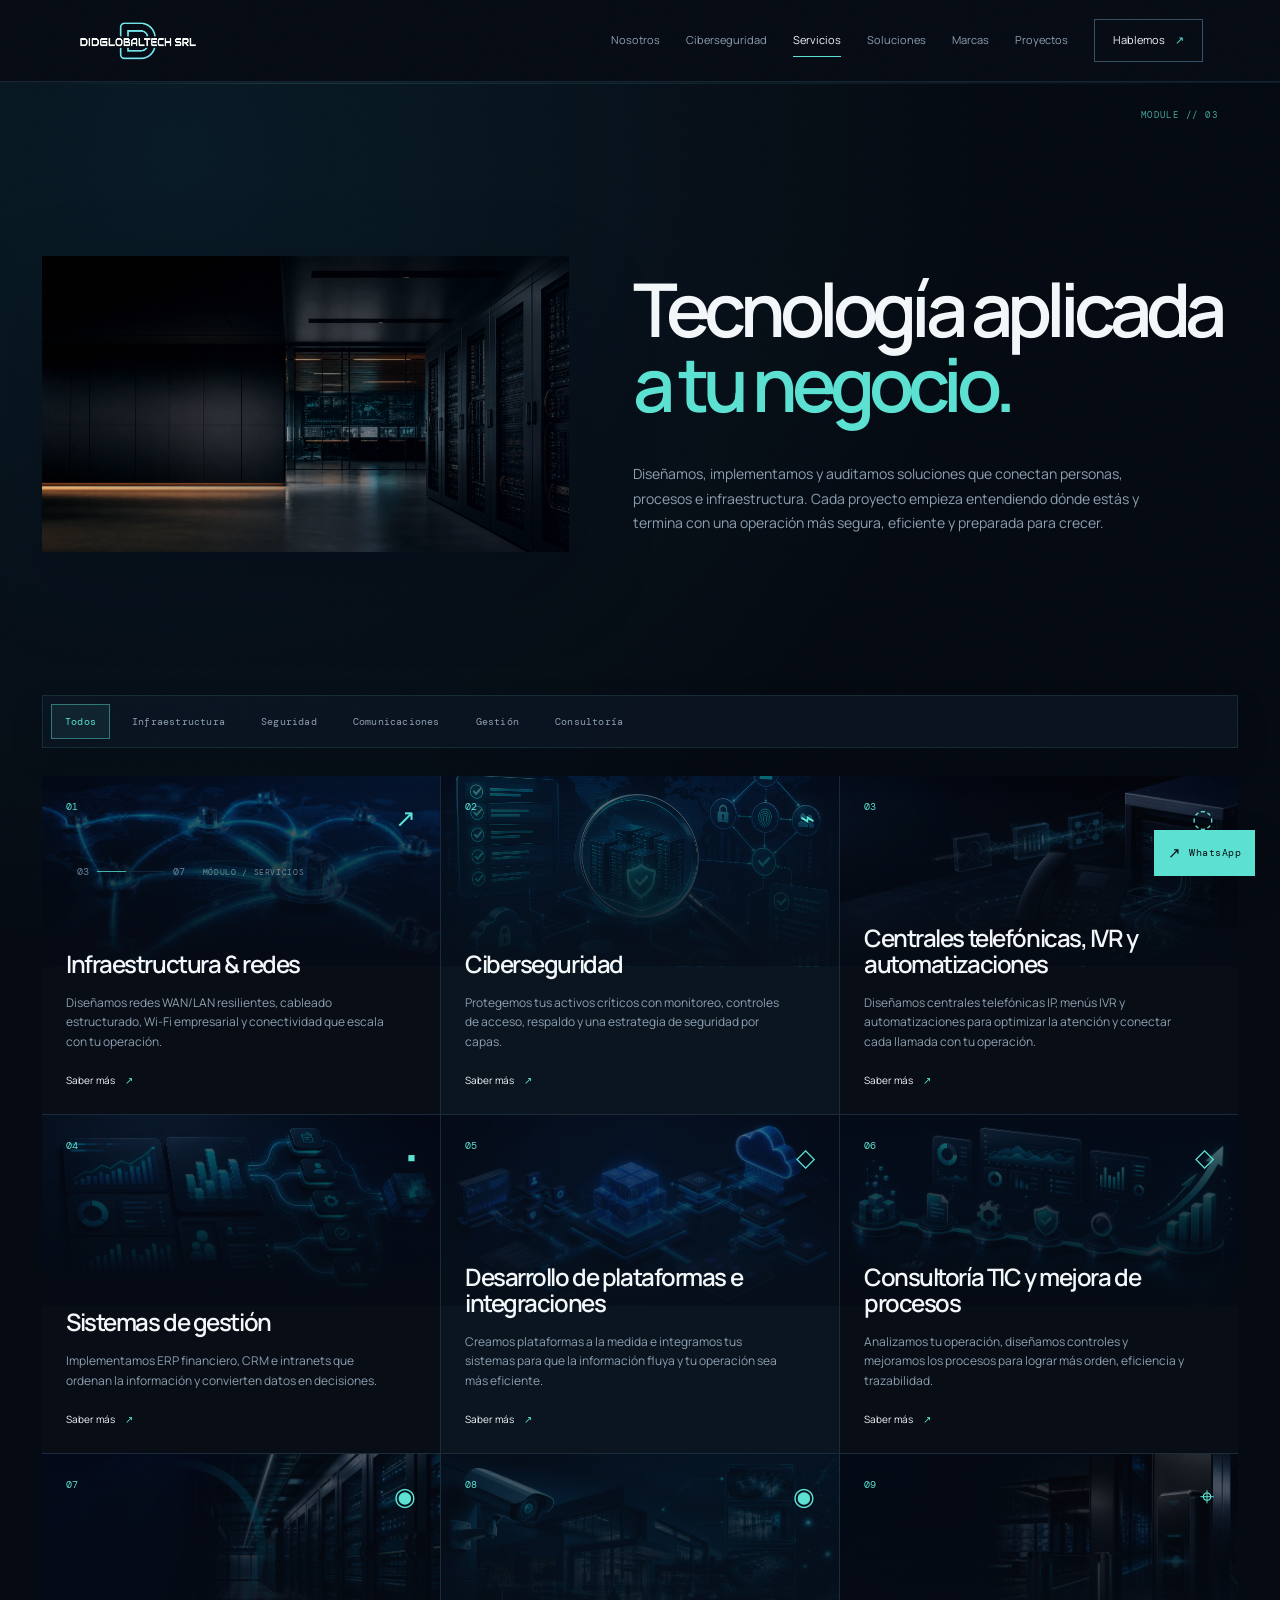
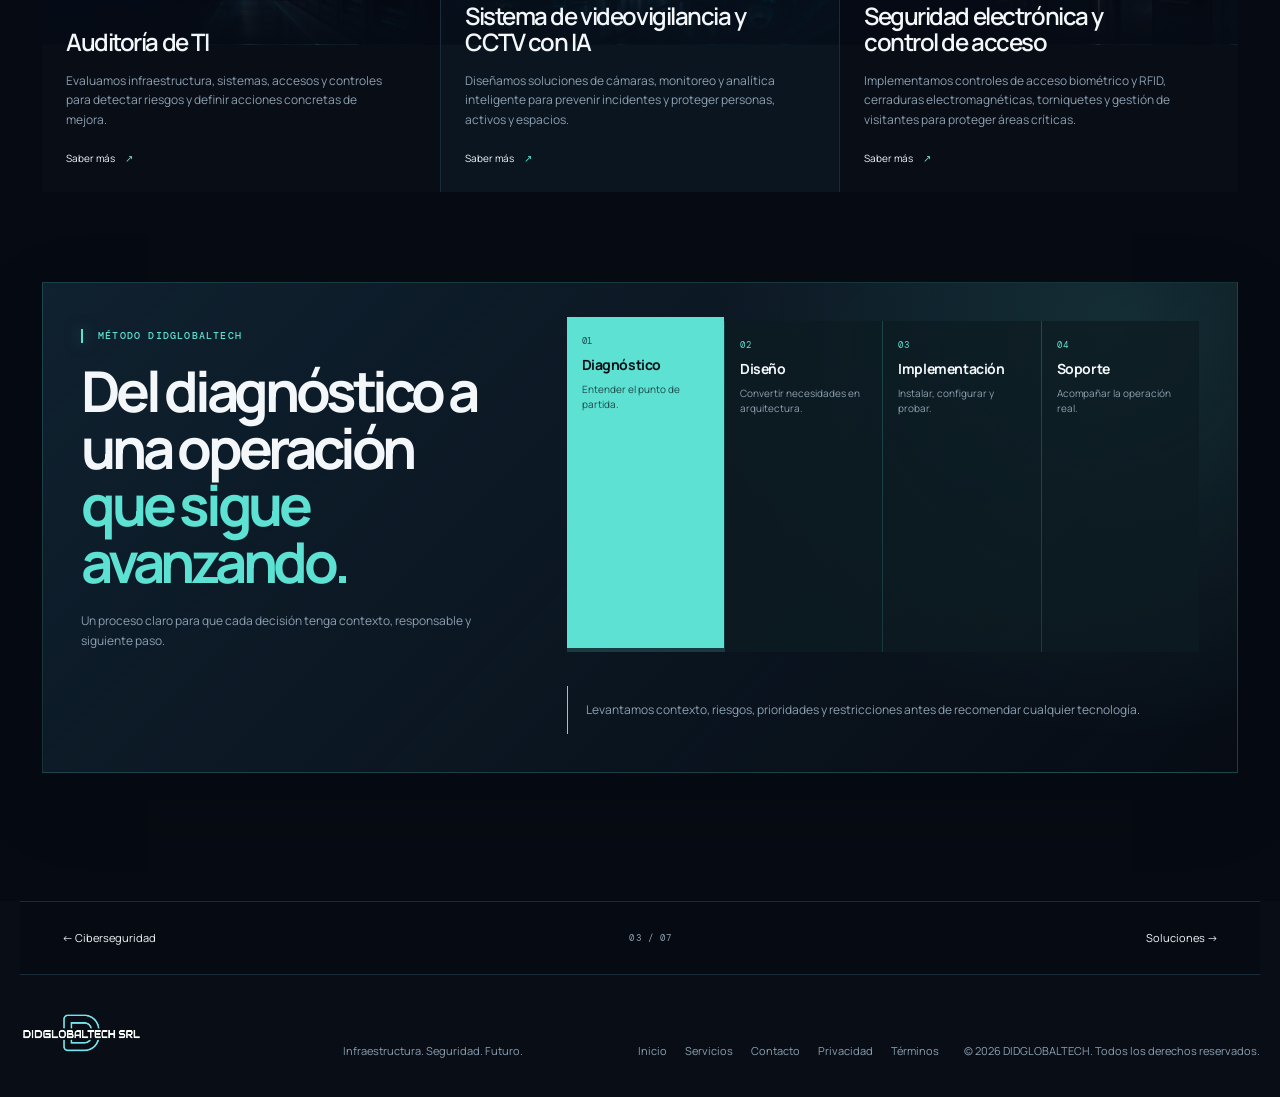
<file: servicios.html>
<!doctype html>
<html lang="es">
  <head>
    <meta charset="UTF-8" /><meta name="viewport" content="width=device-width, initial-scale=1.0" /><meta name="theme-color" content="#080d16" />
    <meta name="description" content="Servicios de infraestructura, ciberseguridad, desarrollo y consultoría TIC." /><title>Servicios — DIDGLOBALTECH</title>
    <link rel="icon" href="assets/didglobaltech-logo-dark.png" /><link rel="preconnect" href="https://fonts.googleapis.com" /><link rel="preconnect" href="https://fonts.gstatic.com" crossorigin /><link href="https://fonts.googleapis.com/css2?family=DM+Mono:wght@400;500&family=Manrope:wght@400;500;600;700;800&display=swap" rel="stylesheet" />
    <link rel="stylesheet" href="styles.css?v=20260813-4" /><link rel="stylesheet" href="premium.css?v=20260813-31" />
  </head>
  <body class="module-page"><a class="skip-link" href="#contenido">Saltar al contenido</a><div class="site-shell">
    <header class="topbar"><a class="brand" href="index.html" aria-label="Ir al inicio"><img src="assets/didglobaltech-logo-dark.png" alt="DIDGLOBALTECH SRL" /></a><button class="menu-toggle" aria-expanded="false" aria-controls="main-nav"><span></span><span></span><span></span><b>Menú</b></button><nav id="main-nav" aria-label="Navegación principal"><a href="nosotros.html">Nosotros</a><a href="ciberseguridad.html">Ciberseguridad</a><a href="servicios.html">Servicios</a><a href="soluciones.html">Soluciones</a><a href="marcas.html">Marcas</a><a href="proyectos.html">Proyectos</a><a class="nav-cta" href="contacto.html">Hablemos <span>↗</span></a></nav></header>
    <main id="contenido"><section class="services page-section" id="servicios" data-section="03"><div class="section-intro section-intro-wide reveal"><span class="section-index">03 — Lo que hacemos</span><div><h1 class="page-heading">Tecnología aplicada<br /><em>a tu negocio.</em></h1><p>Diseñamos, implementamos y auditamos soluciones que conectan personas, procesos e infraestructura. Cada proyecto empieza entendiendo dónde estás y termina con una operación más segura, eficiente y preparada para crecer.</p></div></div><div class="service-grid">
      <article class="service-card reveal" style="--service-image:url('assets/service-network.png')"><span>01</span><b>↗</b><div><h2>Infraestructura &amp; redes</h2><p>Diseñamos redes WAN/LAN resilientes, cableado estructurado, Wi-Fi empresarial y conectividad que escala con tu operación.</p><a href="contacto.html">Saber más <span>↗</span></a></div></article>
      <article class="service-card reveal reveal-delay" style="--service-image:url('assets/service-audit.png')"><span>02</span><b>⌁</b><div><h2>Ciberseguridad</h2><p>Protegemos tus activos críticos con monitoreo, controles de acceso, respaldo y una estrategia de seguridad por capas.</p><a href="contacto.html">Saber más <span>↗</span></a></div></article>
      <article class="service-card reveal reveal-delay-2" style="--service-image:url('assets/visual-communications-v2.webp')"><span>03</span><b>◌</b><div><h2>Centrales telefónicas, IVR y automatizaciones</h2><p>Diseñamos centrales telefónicas IP, menús IVR y automatizaciones para optimizar la atención y conectar cada llamada con tu operación.</p><a href="contacto.html">Saber más <span>↗</span></a></div></article>
      <article class="service-card reveal" style="--service-image:url('assets/service-management.png')"><span>04</span><b>▪</b><div><h2>Sistemas de gestión</h2><p>Implementamos ERP financiero, CRM e intranets que ordenan la información y convierten datos en decisiones.</p><a href="contacto.html">Saber más <span>↗</span></a></div></article>
      <article class="service-card reveal reveal-delay" style="--service-image:url('assets/service-platforms.png')"><span>05</span><b>◇</b><div><h2>Desarrollo de plataformas e integraciones</h2><p>Creamos plataformas a la medida e integramos tus sistemas para que la información fluya y tu operación sea más eficiente.</p><a href="contacto.html">Saber más <span>↗</span></a></div></article>
      <article class="service-card reveal reveal-delay-2" style="--service-image:url('assets/service-consulting.png')"><span>06</span><b>◇</b><div><h2>Consultoría TIC y mejora de procesos</h2><p>Analizamos tu operación, diseñamos controles y mejoramos los procesos para lograr más orden, eficiencia y trazabilidad.</p><a href="contacto.html">Saber más <span>↗</span></a></div></article>
      <article class="service-card reveal" style="--service-image:url('assets/visual-datacenter-v2.webp')"><span>07</span><b>◉</b><div><h2>Auditoría de TI</h2><p>Evaluamos infraestructura, sistemas, accesos y controles para detectar riesgos y definir acciones concretas de mejora.</p><a href="contacto.html">Saber más <span>↗</span></a></div></article>
      <article class="service-card reveal reveal-delay" style="--service-image:url('assets/service-cctv.png')"><span>08</span><b>◉</b><div><h2>Sistema de videovigilancia y CCTV con IA</h2><p>Diseñamos soluciones de cámaras, monitoreo y analítica inteligente para prevenir incidentes y proteger personas, activos y espacios.</p><a href="contacto.html">Saber más <span>↗</span></a></div></article>
      <article class="service-card reveal reveal-delay-2" style="--service-image:url('assets/visual-access-v2.webp')"><span>09</span><b>⌖</b><div><h2>Seguridad electrónica y control de acceso</h2><p>Implementamos controles de acceso biométrico y RFID, cerraduras electromagnéticas, torniquetes y gestión de visitantes para proteger áreas críticas.</p><a href="contacto.html">Saber más <span>↗</span></a></div></article>
    </div></section><nav class="module-page-nav" aria-label="Navegar módulos"><a href="ciberseguridad.html">← Ciberseguridad</a><span>03 / 07</span><a href="soluciones.html">Soluciones →</a></nav></main>
    <footer class="footer section-pad"><a class="brand" href="index.html"><img src="assets/didglobaltech-logo-dark.png" alt="DIDGLOBALTECH SRL" /></a><p>Infraestructura. Seguridad. Futuro.</p><div class="footer-links"><a href="index.html">Inicio</a><a href="servicios.html">Servicios</a><a href="contacto.html">Contacto</a></div><small>© 2026 DIDGLOBALTECH. Todos los derechos reservados.</small></footer>
  </div><div class="page-meter" aria-hidden="true"><span data-meter-current>03</span><i></i><span>07</span><small>MÓDULO / SERVICIOS</small></div><script src="script.js?v=20260813-14"></script></body>
</html>
</file>
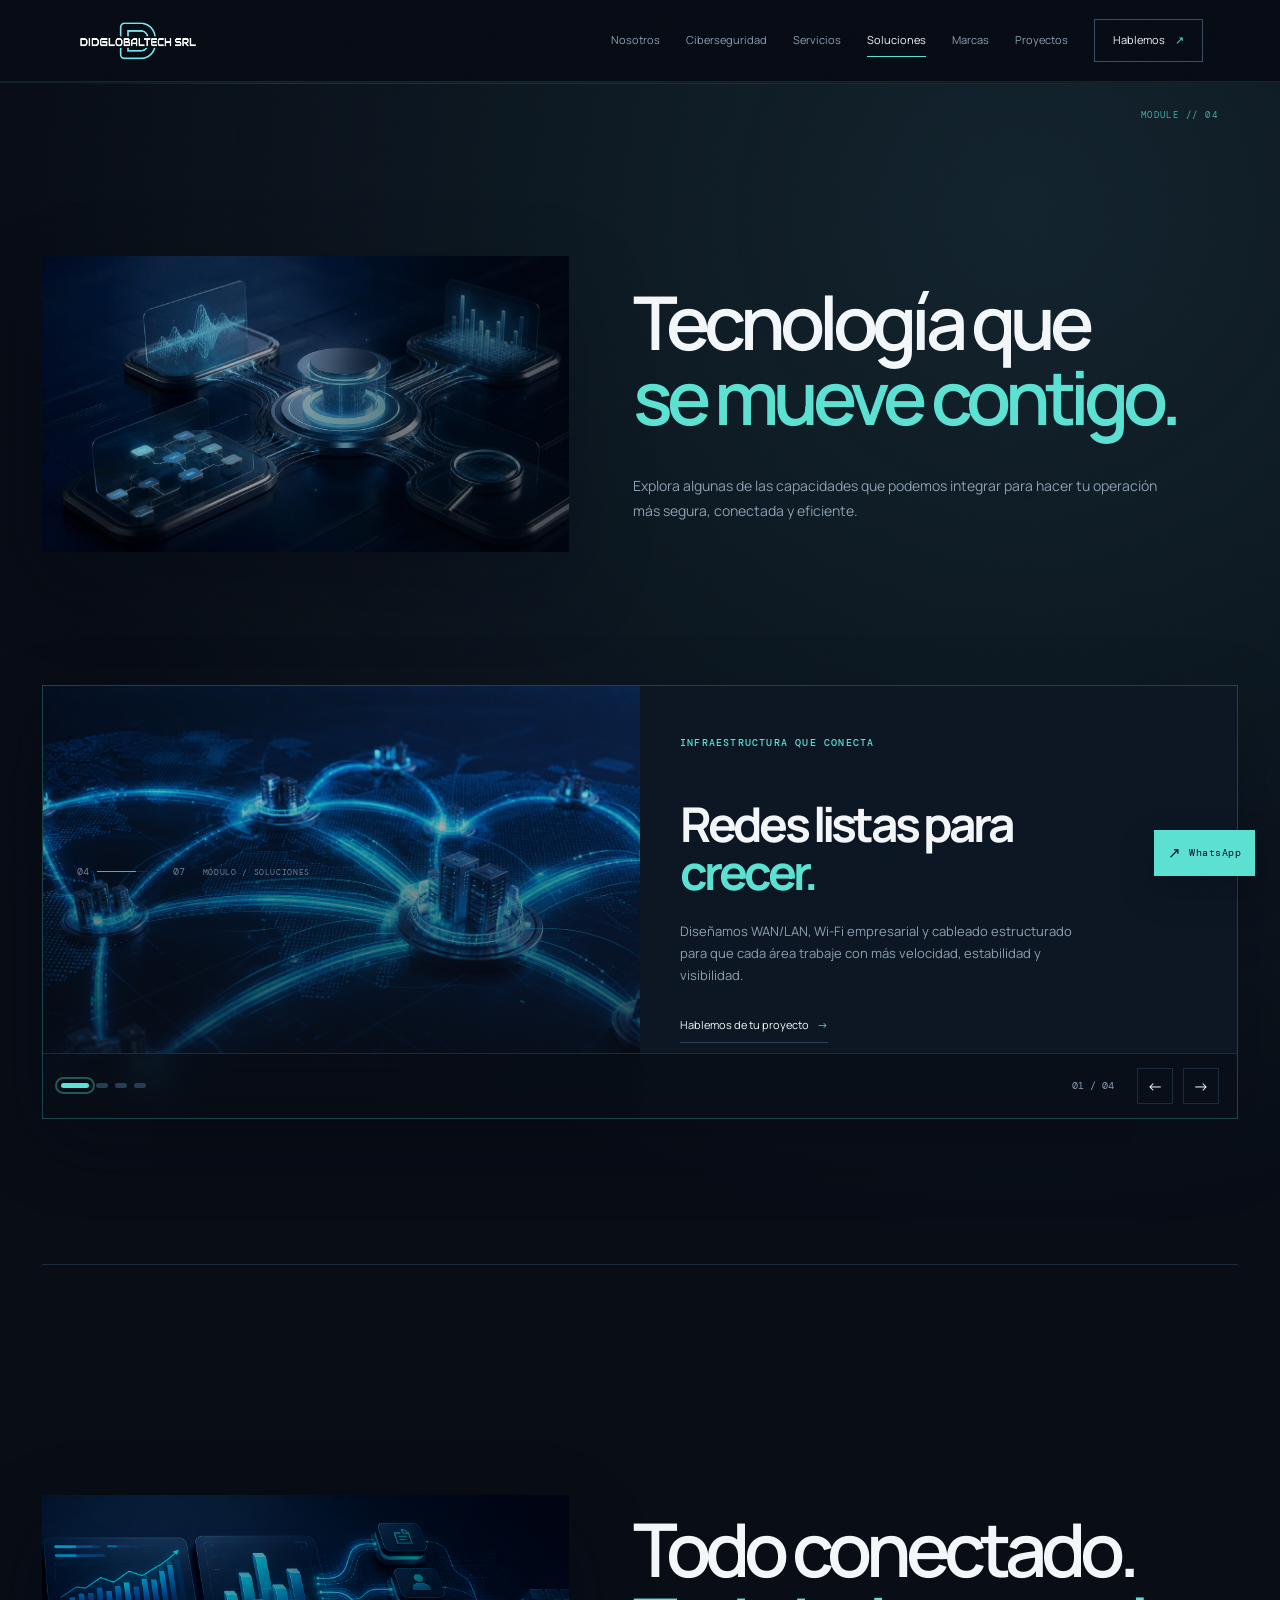
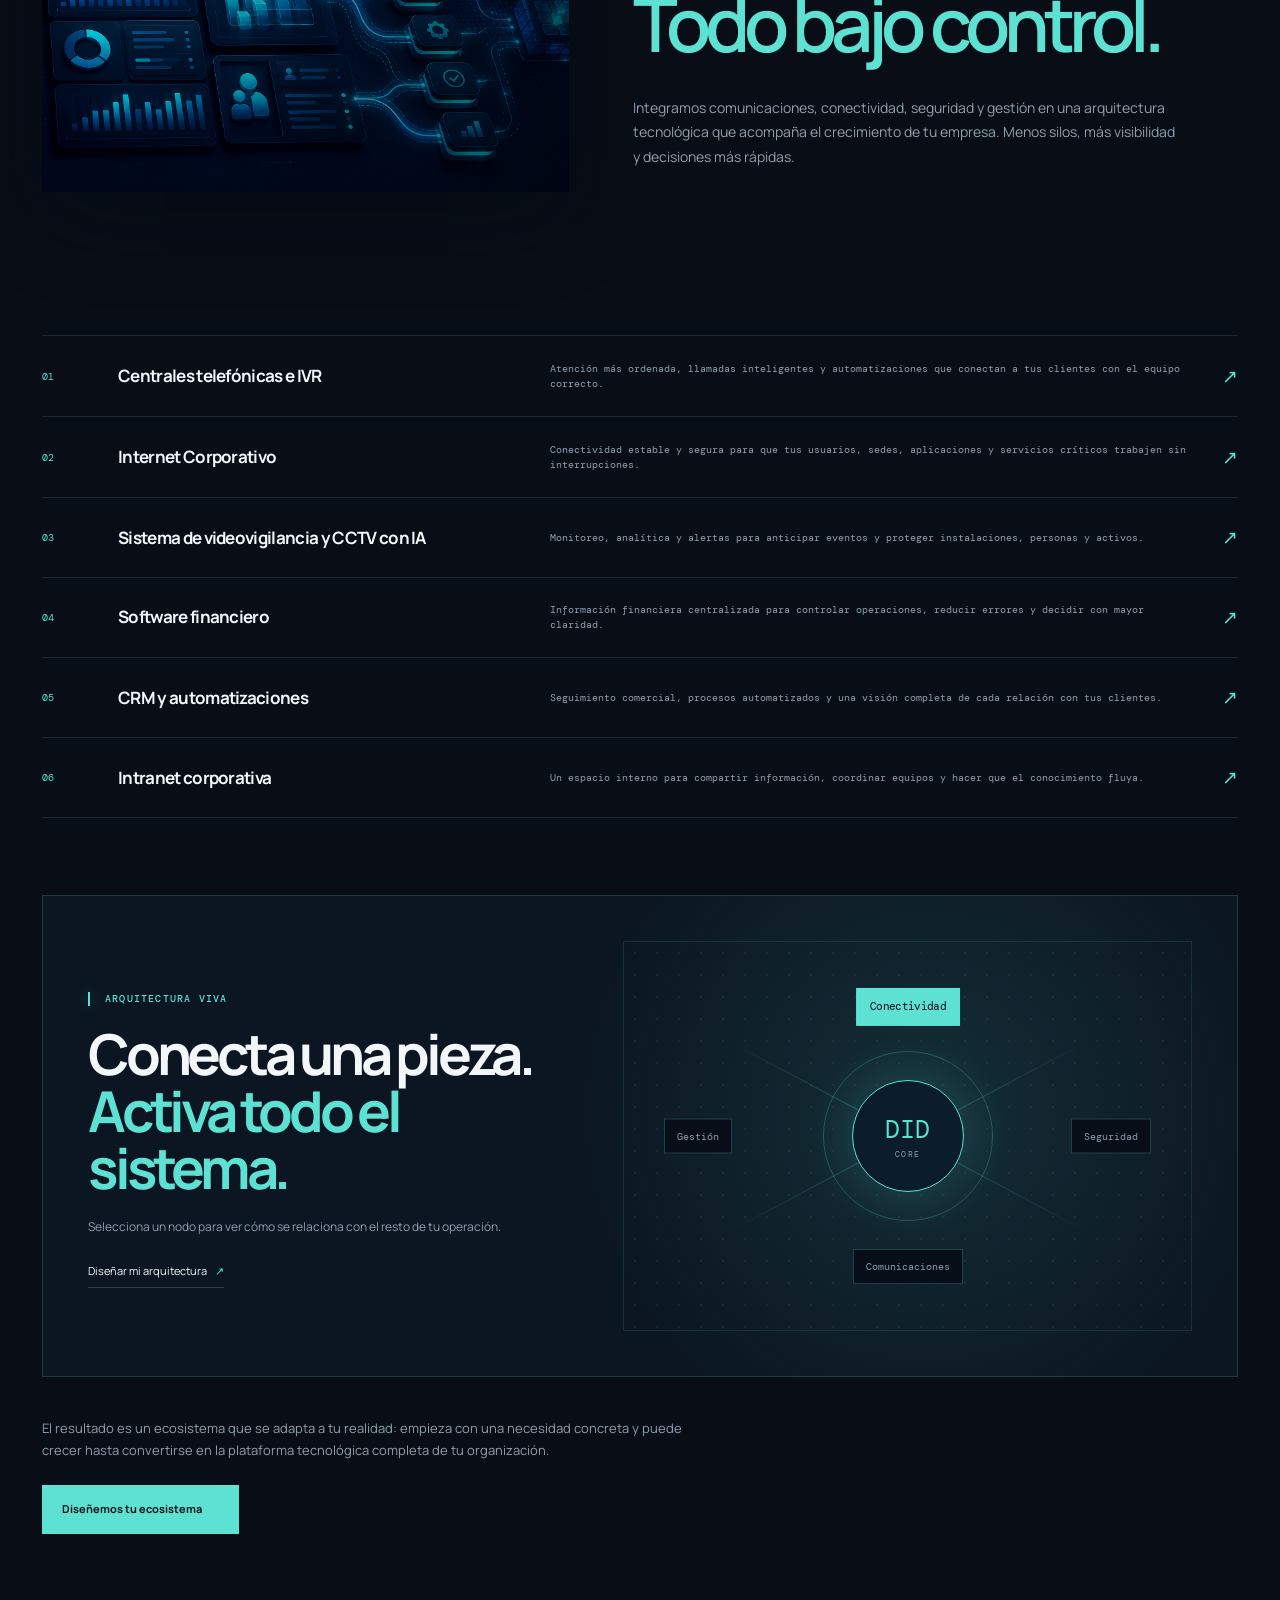
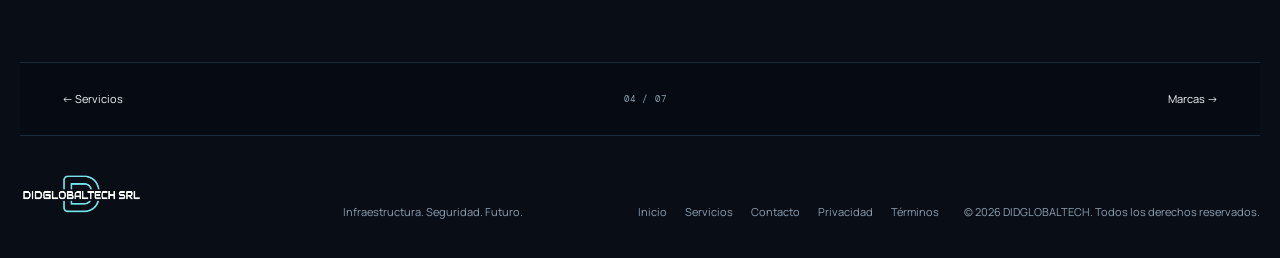
<file: soluciones.html>
<!doctype html>
<html lang="es">
  <head>
    <meta charset="UTF-8" /><meta name="viewport" content="width=device-width, initial-scale=1.0" /><meta name="theme-color" content="#080d16" />
    <meta name="description" content="Soluciones conectadas de DIDGLOBALTECH para hacer tu operación más segura y eficiente." /><title>Soluciones — DIDGLOBALTECH</title>
    <link rel="icon" href="assets/didglobaltech-logo-dark.png" /><link rel="preconnect" href="https://fonts.googleapis.com" /><link rel="preconnect" href="https://fonts.gstatic.com" crossorigin /><link href="https://fonts.googleapis.com/css2?family=DM+Mono:wght@400;500&family=Manrope:wght@400;500;600;700;800&display=swap" rel="stylesheet" />
    <link rel="stylesheet" href="styles.css?v=20260813-4" /><link rel="stylesheet" href="premium.css?v=20260813-31" />
  </head>
  <body class="module-page"><a class="skip-link" href="#contenido">Saltar al contenido</a><div class="site-shell">
    <header class="topbar"><a class="brand" href="index.html" aria-label="Ir al inicio"><img src="assets/didglobaltech-logo-dark.png" alt="DIDGLOBALTECH SRL" /></a><button class="menu-toggle" aria-expanded="false" aria-controls="main-nav"><span></span><span></span><span></span><b>Menú</b></button><nav id="main-nav" aria-label="Navegación principal"><a href="nosotros.html">Nosotros</a><a href="ciberseguridad.html">Ciberseguridad</a><a href="servicios.html">Servicios</a><a href="soluciones.html">Soluciones</a><a href="marcas.html">Marcas</a><a href="proyectos.html">Proyectos</a><a class="nav-cta" href="contacto.html">Hablemos <span>↗</span></a></nav></header>
    <main id="contenido"><section class="solutions page-section" id="soluciones" data-section="04"><div class="solutions-feature"><div class="section-intro reveal"><span class="section-index">04 — Soluciones en acción</span><div><h1 class="page-heading">Tecnología que<br /><em>se mueve contigo.</em></h1><p>Explora algunas de las capacidades que podemos integrar para hacer tu operación más segura, conectada y eficiente.</p></div></div><div class="solution-carousel reveal" id="solution-carousel" tabindex="0" aria-label="Explorar soluciones"><div class="solution-image" data-solution-image></div><div class="solution-copy"><span class="eyebrow">INFRAESTRUCTURA QUE CONECTA</span><h2 data-solution-title aria-live="polite">Redes listas para<br /><em>crecer.</em></h2><p data-solution-copy>Diseñamos WAN/LAN, Wi-Fi empresarial y cableado estructurado para que cada área trabaje con más velocidad, estabilidad y visibilidad.</p><a class="text-link" href="contacto.html">Hablemos de tu proyecto <span>→</span></a></div><div class="carousel-controls"><div class="carousel-dots" role="tablist" aria-label="Seleccionar diapositiva"><button class="is-active" data-slide="0" aria-label="Ver diapositiva 1"></button><button data-slide="1" aria-label="Ver diapositiva 2"></button><button data-slide="2" aria-label="Ver diapositiva 3"></button><button data-slide="3" aria-label="Ver diapositiva 4"></button></div><span class="carousel-count" data-solution-count aria-live="polite">01 / 04</span><button class="carousel-arrow" data-prev aria-label="Diapositiva anterior">←</button><button class="carousel-arrow" data-next aria-label="Siguiente diapositiva">→</button></div></div></div><div class="ecosystem"><div class="section-intro reveal"><span class="section-index">Ecosistema DIDGLOBALTECH</span><div><h2>Todo conectado.<br /><em>Todo bajo control.</em></h2><p>Integramos comunicaciones, conectividad, seguridad y gestión en una arquitectura tecnológica que acompaña el crecimiento de tu empresa. Menos silos, más visibilidad y decisiones más rápidas.</p></div></div><div class="ecosystem-list"><a href="contacto.html" class="ecosystem-item reveal"><span>01</span><strong>Centrales telefónicas e IVR</strong><small>Atención más ordenada, llamadas inteligentes y automatizaciones que conectan a tus clientes con el equipo correcto.</small><b>↗</b></a><a href="contacto.html" class="ecosystem-item reveal"><span>02</span><strong>Internet Corporativo</strong><small>Conectividad estable y segura para que tus usuarios, sedes, aplicaciones y servicios críticos trabajen sin interrupciones.</small><b>↗</b></a><a href="contacto.html" class="ecosystem-item reveal"><span>03</span><strong>Sistema de videovigilancia y CCTV con IA</strong><small>Monitoreo, analítica y alertas para anticipar eventos y proteger instalaciones, personas y activos.</small><b>↗</b></a><a href="contacto.html" class="ecosystem-item reveal"><span>04</span><strong>Software financiero</strong><small>Información financiera centralizada para controlar operaciones, reducir errores y decidir con mayor claridad.</small><b>↗</b></a><a href="contacto.html" class="ecosystem-item reveal"><span>05</span><strong>CRM y automatizaciones</strong><small>Seguimiento comercial, procesos automatizados y una visión completa de cada relación con tus clientes.</small><b>↗</b></a><a href="contacto.html" class="ecosystem-item reveal"><span>06</span><strong>Intranet corporativa</strong><small>Un espacio interno para compartir información, coordinar equipos y hacer que el conocimiento fluya.</small><b>↗</b></a></div><p class="ecosystem-note">El resultado es un ecosistema que se adapta a tu realidad: empieza con una necesidad concreta y puede crecer hasta convertirse en la plataforma tecnológica completa de tu organización.</p><a class="button button-solid" href="contacto.html">Diseñemos tu ecosistema <span>↗</span></a></div></section><nav class="module-page-nav" aria-label="Navegar módulos"><a href="servicios.html">← Servicios</a><span>04 / 07</span><a href="marcas.html">Marcas →</a></nav></main>
    <footer class="footer section-pad"><a class="brand" href="index.html"><img src="assets/didglobaltech-logo-dark.png" alt="DIDGLOBALTECH SRL" /></a><p>Infraestructura. Seguridad. Futuro.</p><div class="footer-links"><a href="index.html">Inicio</a><a href="servicios.html">Servicios</a><a href="contacto.html">Contacto</a></div><small>© 2026 DIDGLOBALTECH. Todos los derechos reservados.</small></footer>
  </div><div class="page-meter" aria-hidden="true"><span data-meter-current>04</span><i></i><span>07</span><small>MÓDULO / SOLUCIONES</small></div><script src="script.js?v=20260813-14"></script></body>
</html>
</file>
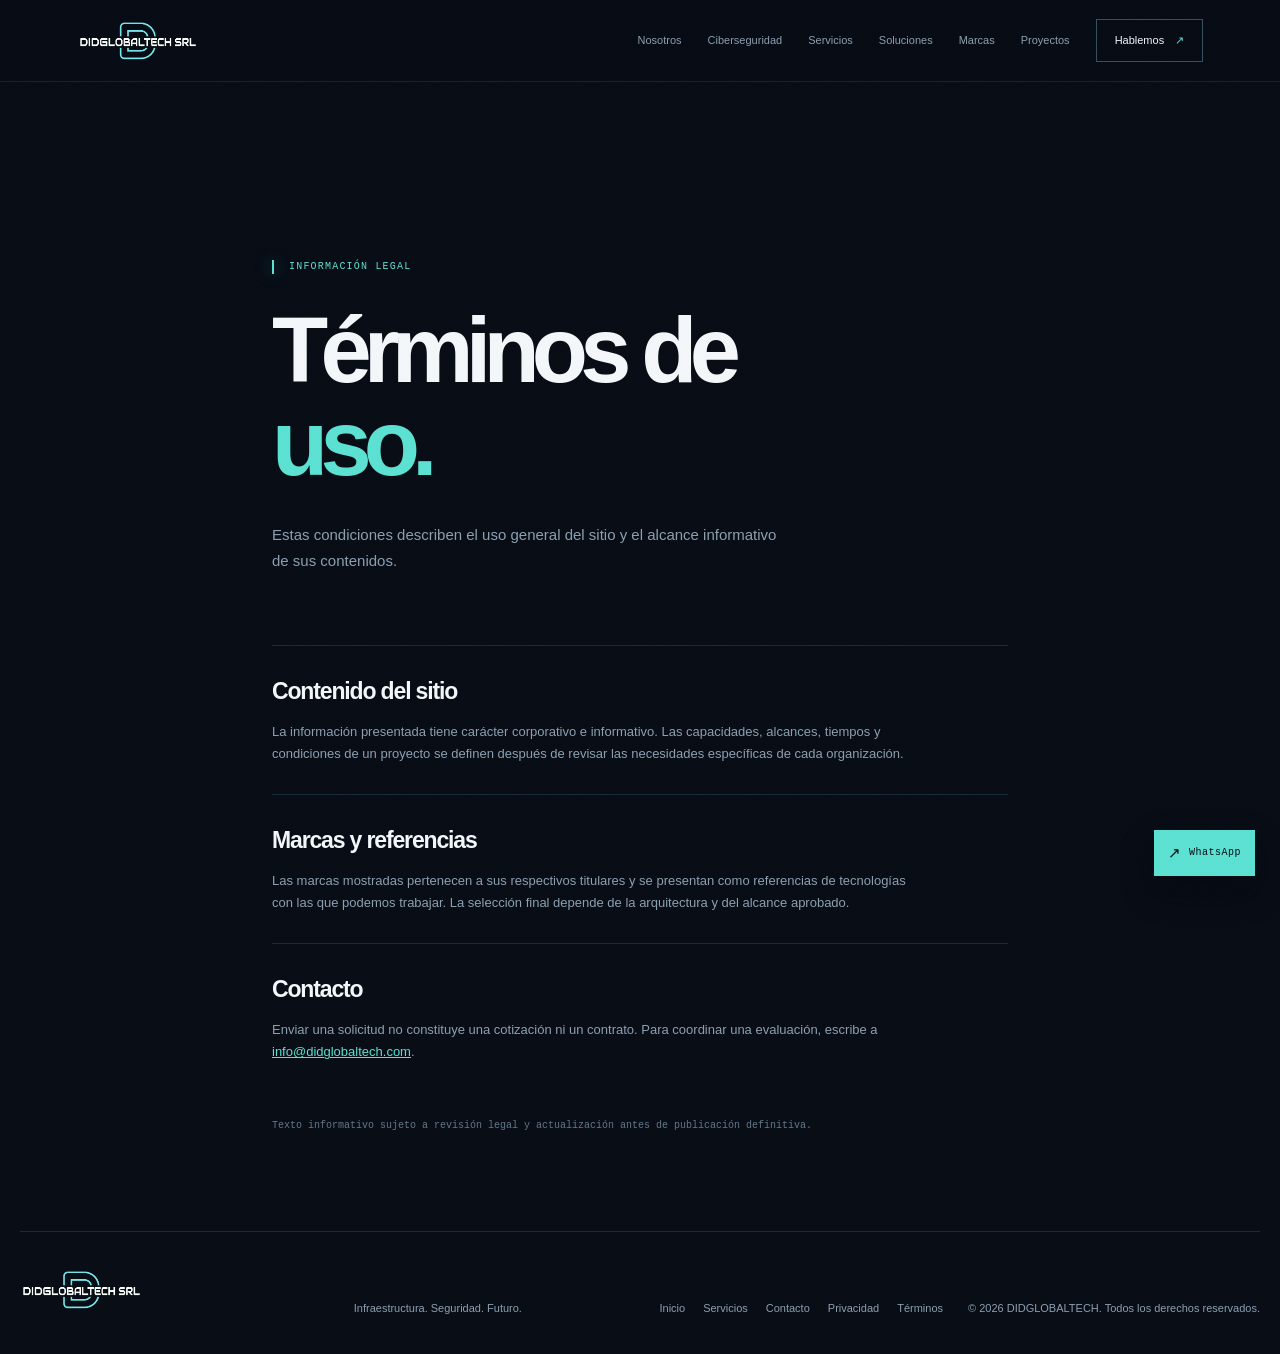
<file: terminos.html>
<!doctype html>
<html lang="es">
  <head>
    <meta charset="UTF-8" />
    <meta name="viewport" content="width=device-width, initial-scale=1.0" />
    <meta name="theme-color" content="#080d16" />
    <meta name="description" content="Términos de uso de DIDGLOBALTECH." />
    <title>Términos — DIDGLOBALTECH</title>
    <link rel="icon" href="assets/didglobaltech-logo-dark.png" />
    <link rel="stylesheet" href="styles.css?v=20260813-4" />
    <link rel="stylesheet" href="premium.css?v=20260813-31" />
  </head>
  <body class="module-page legal-page">
    <a class="skip-link" href="#contenido">Saltar al contenido</a>
    <div class="site-shell">
      <header class="topbar"><a class="brand" href="index.html" aria-label="Ir al inicio"><img src="assets/didglobaltech-logo-dark.png" alt="DIDGLOBALTECH SRL" /></a><button class="menu-toggle" aria-expanded="false" aria-controls="main-nav"><span></span><span></span><span></span><b>Menú</b></button><nav id="main-nav" aria-label="Navegación principal"><a href="nosotros.html">Nosotros</a><a href="ciberseguridad.html">Ciberseguridad</a><a href="servicios.html">Servicios</a><a href="soluciones.html">Soluciones</a><a href="marcas.html">Marcas</a><a href="proyectos.html">Proyectos</a><a class="nav-cta" href="contacto.html">Hablemos <span>↗</span></a></nav></header>
      <main id="contenido"><article class="legal-content"><span class="section-index">INFORMACIÓN LEGAL</span><h1>Términos de<br /><em>uso.</em></h1><p class="legal-lede">Estas condiciones describen el uso general del sitio y el alcance informativo de sus contenidos.</p><section><h2>Contenido del sitio</h2><p>La información presentada tiene carácter corporativo e informativo. Las capacidades, alcances, tiempos y condiciones de un proyecto se definen después de revisar las necesidades específicas de cada organización.</p></section><section><h2>Marcas y referencias</h2><p>Las marcas mostradas pertenecen a sus respectivos titulares y se presentan como referencias de tecnologías con las que podemos trabajar. La selección final depende de la arquitectura y del alcance aprobado.</p></section><section><h2>Contacto</h2><p>Enviar una solicitud no constituye una cotización ni un contrato. Para coordinar una evaluación, escribe a <a href="mailto:info@didglobaltech.com">info@didglobaltech.com</a>.</p></section><p class="legal-note">Texto informativo sujeto a revisión legal y actualización antes de publicación definitiva.</p></article></main>
      <footer class="footer section-pad"><a class="brand" href="index.html"><img src="assets/didglobaltech-logo-dark.png" alt="DIDGLOBALTECH SRL" /></a><p>Infraestructura. Seguridad. Futuro.</p><div class="footer-links"><a href="index.html">Inicio</a><a href="servicios.html">Servicios</a><a href="contacto.html">Contacto</a></div><small>© 2026 DIDGLOBALTECH. Todos los derechos reservados.</small></footer>
    </div>
<script src="script.js?v=20260813-14"></script>
  </body>
</html>
</file>
<file: styles.css>
:root{--bg:#080d16;--bg-deep:#060b13;--panel:#0d1724;--panel-2:#101f2c;--paper:#f3f7fa;--muted:#8da0b1;--muted-2:#62798a;--line:#1a2b3b;--teal:#5ce1d2;--teal-dim:#2a999e;--max:1240px;--header:82px}*{box-sizing:border-box}html{scroll-behavior:smooth;background:var(--bg)}body{margin:0;overflow-x:hidden;background:var(--bg);color:var(--paper);font-family:Manrope,Arial,sans-serif;line-height:1.5}body:before{content:"";position:fixed;inset:0;z-index:50;pointer-events:none;opacity:.035;background-image:url("data:image/svg+xml,%3Csvg xmlns='http://www.w3.org/2000/svg' width='180' height='180'%3E%3Cfilter id='n'%3E%3CfeTurbulence baseFrequency='.8' numOctaves='3' stitchTiles='stitch'/%3E%3C/filter%3E%3Crect width='100%25' height='100%25' filter='url(%23n)' opacity='.5'/%3E%3C/svg%3E")}a,button,input,textarea{font:inherit}a{color:inherit}.skip-link{position:absolute;left:-9999px}.skip-link:focus{left:18px;top:18px;z-index:60;background:var(--teal);color:var(--bg);padding:10px 14px}.site-shell{position:relative}.topbar{height:var(--header);position:fixed;inset:0 0 auto;z-index:30;display:flex;align-items:center;justify-content:space-between;padding:0 max(42px,calc((100vw - var(--max))/2 + 42px));border-bottom:1px solid rgba(26,43,59,.8);background:rgba(8,13,22,.78);backdrop-filter:blur(16px);transition:background .3s,border-color .3s}.topbar.scrolled{background:rgba(8,13,22,.95);border-color:var(--line)}.brand{display:flex;align-items:center;text-decoration:none}.brand img{display:block;width:187px;height:auto;max-height:52px;object-fit:contain;object-position:left center}.topbar nav{display:flex;align-items:center;gap:26px}.topbar nav a{position:relative;color:var(--muted);font-size:11px;text-decoration:none;transition:color .25s}.topbar nav a:after{content:"";position:absolute;left:0;right:100%;bottom:-8px;height:1px;background:var(--teal);transition:right .25s}.topbar nav a:hover,.topbar nav a.is-active{color:var(--paper)}.topbar nav a:hover:after,.topbar nav a.is-active:after{right:0}.topbar nav .nav-cta{border:1px solid #375064;color:var(--paper);padding:12px 18px}.topbar nav .nav-cta:after{display:none}.topbar nav a span,.button span,.text-link span{color:var(--teal);margin-left:8px}.menu-toggle{display:none;border:0;background:none;color:var(--paper);cursor:pointer}.page-section{position:relative;max-width:var(--max);margin:0 auto;padding-left:42px;padding-right:42px;scroll-margin-top:var(--header)}.hero{min-height:100svh;max-width:none;padding-top:var(--header);overflow:hidden;background:var(--bg-deep)}.hero-grid{position:absolute;inset:var(--header) 0 0;background-image:linear-gradient(rgba(64,114,136,.11) 1px,transparent 1px),linear-gradient(90deg,rgba(64,114,136,.11) 1px,transparent 1px);background-size:58px 58px;mask-image:linear-gradient(90deg,black,transparent 78%);opacity:.7}.network-scene{position:absolute;inset:var(--header) 0 0;width:100%;height:calc(100% - var(--header));z-index:1}.hero:after{content:"";position:absolute;inset:var(--header) 0 0;background:radial-gradient(circle at 70% 48%,rgba(18,118,132,.16),transparent 28%),linear-gradient(90deg,rgba(8,13,22,.05) 0%,rgba(8,13,22,.18) 45%,rgba(8,13,22,.55) 100%);pointer-events:none;z-index:2}.hero-copy{position:relative;z-index:4;max-width:720px;padding:clamp(115px,22vh,205px) 0 120px;max-width:var(--max);margin:auto;padding-left:42px;padding-right:42px}.eyebrow,.section-index{font:500 10px/1 "DM Mono",monospace;letter-spacing:.12em;text-transform:uppercase;color:var(--teal)}.eyebrow i{display:inline-block;width:7px;height:7px;margin-right:10px;border-radius:50%;background:var(--teal);box-shadow:0 0 17px var(--teal)}h1,h2,h3,p{margin-top:0}h1{max-width:720px;margin:36px 0 30px;font-size:clamp(58px,8vw,108px);line-height:.89;letter-spacing:-.085em;font-weight:700;text-wrap:balance}h1 em,h2 em{font-style:normal;color:var(--teal)}.hero-lede{max-width:390px;color:var(--muted);font-size:15px;line-height:1.7}.hero-actions{display:flex;align-items:center;gap:28px;margin-top:40px}.button{display:inline-flex;align-items:center;border:0;text-decoration:none;cursor:pointer;font-size:11px;font-weight:700;padding:16px 20px;transition:transform .25s,background .25s,box-shadow .25s}.button:hover{transform:translateY(-3px);box-shadow:0 12px 28px rgba(92,225,210,.13)}.button:active{transform:translateY(1px) scale(.98)}.button-solid{background:var(--teal);color:#061116}.button-solid:hover{background:#86efe3}.text-link{display:inline-flex;align-items:center;color:var(--paper);font-size:11px;text-decoration:none;border-bottom:1px solid #2a4053;padding-bottom:8px;transition:border-color .25s,color .25s}.text-link:hover{color:var(--teal);border-color:var(--teal)}.hero-orbit{position:absolute;z-index:3;border:1px solid rgba(92,225,210,.3);border-radius:50%;pointer-events:none}.orbit-one{width:min(44vw,610px);height:min(20vw,280px);right:10%;top:39%;transform:rotate(7deg)}.orbit-two{width:min(27vw,385px);height:min(49vw,620px);right:20%;top:17%;transform:rotate(57deg);border-color:rgba(92,225,210,.2)}.orbit-three{width:min(33vw,470px);height:min(33vw,470px);right:13%;top:21%;border-style:dashed;opacity:.4;animation:spin 23s linear infinite}.hero-core{position:absolute;z-index:4;right:31%;top:47%;width:112px;height:112px;display:grid;place-items:center;align-content:center;border:1px solid var(--teal);border-radius:50%;background:rgba(8,22,32,.72);box-shadow:0 0 70px rgba(92,225,210,.17);pointer-events:none}.hero-core:before{content:"";position:absolute;inset:9px;border:1px dashed rgba(92,225,210,.5);border-radius:50%;animation:spin 13s linear infinite reverse}.hero-core span{font-size:27px;color:var(--teal);font-weight:700}.hero-core small{margin-top:6px;color:var(--muted);font:8px "DM Mono",monospace;letter-spacing:.08em}.hero-bottom{position:absolute;z-index:4;left:max(42px,calc((100vw - var(--max))/2 + 42px));bottom:22px;display:flex;align-items:center;gap:12px;color:var(--muted);font:10px "DM Mono",monospace;letter-spacing:.08em}.count-line{display:block;width:96px;height:1px;background:#2b4455;position:relative}.count-line i{display:block;width:16%;height:2px;background:var(--teal)}.page-meter{position:fixed;z-index:20;left:24px;bottom:24px;display:flex;align-items:center;gap:8px;color:var(--muted);font:10px "DM Mono",monospace;transform:rotate(-90deg);transform-origin:left bottom;opacity:.78}.page-meter i{width:68px;height:1px;background:var(--line);position:relative}.page-meter i:after{content:"";position:absolute;inset:0 auto 0 0;width:14%;background:var(--teal);transition:width .45s}.page-meter small{margin-left:10px;white-space:nowrap;font-size:8px;letter-spacing:.08em}.about,.security,.services,.solutions,.brands,.projects,.contact{padding-top:150px;padding-bottom:150px}.section-intro{display:grid;grid-template-columns:1fr 1.45fr;gap:50px;align-items:start}.section-intro h2{margin:8px 0 28px;font-size:clamp(44px,5.8vw,78px);line-height:.93;letter-spacing:-.08em;font-weight:600;text-wrap:balance}.section-intro p{max-width:550px;color:var(--muted);font-size:14px;line-height:1.75}.section-intro p+p{margin-top:18px}.section-intro .text-link{margin-top:16px}.about{background:var(--bg)}.about-visuals{display:grid;grid-template-columns:1fr 1fr;gap:1px;margin-top:90px;background:var(--line)}.image-tile{position:relative;min-height:365px;overflow:hidden;background:var(--panel)}.tile-image{position:absolute;inset:0;background-position:center;background-size:cover;filter:saturate(.8);transition:transform .8s cubic-bezier(.2,.7,.2,1),filter .5s}.tile-security{background-image:linear-gradient(0deg,rgba(8,13,22,.9),rgba(8,13,22,.05)),url('assets/cybersecurity-protection.png')}.tile-infrastructure{background-image:linear-gradient(0deg,rgba(8,13,22,.9),rgba(8,13,22,.05)),url('assets/infrastructure-control.png')}.image-tile:hover .tile-image{transform:scale(1.06);filter:saturate(1.05)}.image-tile>div:last-child{position:absolute;inset:auto 26px 25px;z-index:1}.image-tile span{font:10px "DM Mono",monospace;letter-spacing:.1em;color:var(--teal)}.image-tile h3{margin:16px 0 0;font-size:31px;line-height:.98;letter-spacing:-.06em}.security{max-width:none;background:var(--panel);padding-left:max(42px,calc((100vw - var(--max))/2 + 42px));padding-right:max(42px,calc((100vw - var(--max))/2 + 42px))}.security-layout{display:grid;grid-template-columns:.8fr 1.4fr;gap:75px;align-items:center;margin-top:70px}.security-orbit{height:380px;position:relative;display:grid;place-items:center}.security-ring{position:absolute;border:1px solid rgba(92,225,210,.35);border-radius:50%;transform:rotate(-15deg)}.ring-a{width:360px;height:170px;animation:orbit 15s linear infinite}.ring-b{width:210px;height:350px;transform:rotate(50deg);border-style:dashed;animation:orbit 19s linear infinite reverse}.security-core{width:125px;height:125px;display:grid;place-items:center;align-content:center;border:1px solid var(--teal);border-radius:50%;background:#0a1a27;box-shadow:0 0 60px rgba(92,225,210,.16);z-index:2}.security-core strong{font:500 28px "DM Mono",monospace;color:var(--teal)}.security-core small{margin-top:5px;color:var(--muted);font:8px "DM Mono",monospace}.orbit-label{position:absolute;color:var(--teal);font:9px "DM Mono",monospace;letter-spacing:.1em}.label-a{left:9%;top:18%}.label-b{right:3%;top:38%}.label-c{left:18%;bottom:17%}.security-cards{display:grid;grid-template-columns:repeat(3,1fr);gap:1px;background:var(--line)}.security-card{min-height:270px;padding:26px;background:var(--panel-2);transition:transform .3s,background .3s}.security-card:hover{background:#132b3d;transform:translateY(-8px)}.security-card>span{font:10px "DM Mono",monospace;color:var(--teal)}.security-card h3{margin:70px 0 15px;font-size:23px;letter-spacing:-.05em}.security-card p{color:var(--muted);font-size:12px;line-height:1.65}.security-stats{display:grid;grid-template-columns:repeat(3,1fr);gap:20px;margin-top:75px;border-top:1px solid var(--line);padding-top:25px}.security-stats div{display:flex;align-items:baseline;gap:15px}.security-stats strong{font:500 28px "DM Mono",monospace;color:var(--teal)}.security-stats span{color:var(--muted);font-size:11px}.services{background:var(--bg-deep)}.section-intro-wide{margin-bottom:70px}.service-grid{display:grid;grid-template-columns:repeat(3,1fr);gap:1px;background:var(--line)}.service-card{min-height:315px;position:relative;display:flex;flex-direction:column;justify-content:space-between;padding:24px;background:var(--bg);overflow:hidden;isolation:isolate;transition:transform .35s,background .35s}.service-card:before{content:"";position:absolute;inset:0;z-index:-1;background:linear-gradient(0deg,rgba(8,13,22,.96),rgba(8,13,22,.46)),var(--service-image) center/cover;opacity:0;transform:scale(1.08);transition:opacity .4s,transform .6s}.service-card:hover{background:#0e1e2d;transform:translateY(-6px)}.service-card:hover:before{opacity:1;transform:scale(1)}.service-card>span{font:10px "DM Mono",monospace;color:var(--teal)}.service-card>b{position:absolute;top:23px;right:24px;color:var(--teal);font-size:25px;font-weight:400}.service-card>div{position:relative;margin-top:auto}.service-card h3{max-width:310px;margin:0 0 14px;font-size:24px;line-height:1.03;letter-spacing:-.06em}.service-card p{max-width:320px;margin:0;color:var(--muted);font-size:12px;line-height:1.62}.service-card a{display:inline-flex;margin-top:22px;color:var(--paper);font-size:10px;text-decoration:none}.service-card a span{color:var(--teal);margin-left:10px}.solutions{background:var(--bg)}.solutions-feature{padding-bottom:145px}.solution-carousel{position:relative;display:grid;grid-template-columns:1fr 1fr;min-height:410px;margin-top:60px;border:1px solid var(--line);background:var(--panel);overflow:hidden}.solution-image{min-height:410px;background:linear-gradient(0deg,rgba(8,13,22,.88),rgba(8,13,22,.1)),url('assets/service-network.png') center/cover;transition:background-image .4s,transform .8s}.solution-carousel:hover .solution-image{transform:scale(1.02)}.solution-copy{padding:42px 40px 75px}.solution-copy h3{margin:48px 0 19px;font-size:48px;line-height:.94;letter-spacing:-.08em}.solution-copy h3 em{font-style:normal;color:var(--teal)}.solution-copy p{max-width:400px;color:var(--muted);font-size:13px;line-height:1.7}.solution-copy .text-link{margin-top:18px}.carousel-controls{position:absolute;left:0;right:0;bottom:0;display:flex;align-items:center;gap:10px;padding:14px 18px;border-top:1px solid var(--line);background:rgba(8,13,22,.7)}.carousel-dots{display:flex;gap:7px;margin-right:auto}.carousel-dots button{width:8px;height:5px;border:0;border-radius:3px;background:#263e51;cursor:pointer;transition:width .25s,background .25s}.carousel-dots button.is-active{width:28px;background:var(--teal)}.carousel-count{margin-right:13px;color:var(--muted);font:10px "DM Mono",monospace}.carousel-arrow{width:36px;height:36px;border:1px solid var(--line);background:transparent;color:var(--paper);cursor:pointer;transition:background .25s,color .25s}.carousel-arrow:hover{background:var(--teal);color:var(--bg)}.ecosystem{border-top:1px solid var(--line);padding-top:130px}.ecosystem-list{margin-top:70px;border-top:1px solid var(--line)}.ecosystem-item{display:grid;grid-template-columns:58px 1.1fr 1.7fr 30px;gap:18px;align-items:center;padding:25px 0;border-bottom:1px solid var(--line);text-decoration:none;transition:padding .3s,background .3s}.ecosystem-item:hover{padding-left:18px;padding-right:18px;background:#0d1b29}.ecosystem-item>span,.ecosystem-item small{font:10px "DM Mono",monospace;color:var(--teal)}.ecosystem-item strong{font-size:17px;letter-spacing:-.04em}.ecosystem-item small{color:var(--muted);line-height:1.5}.ecosystem-item b{color:var(--teal);font-size:19px;font-weight:400;text-align:right}.ecosystem-note{max-width:640px;margin:40px 0 24px;color:var(--muted);font-size:13px;line-height:1.7}.brands{background:#0a1320}.brand-grid{display:grid;grid-template-columns:repeat(5,1fr);gap:1px;margin-top:75px;background:var(--line)}.brand-grid>div{min-height:142px;display:flex;flex-direction:column;justify-content:center;align-items:center;gap:16px;padding:20px;background:var(--bg);border:1px solid transparent;transition:background .25s,border-color .25s,transform .25s}.brand-grid>div:hover{background:#102337;border-color:rgba(92,225,210,.35);transform:translateY(-4px)}.brand-grid img{display:block;width:125px;height:42px;object-fit:contain;filter:grayscale(1) brightness(1.75);opacity:.65;transition:filter .3s,opacity .3s}.brand-grid>div:hover img{filter:grayscale(0) brightness(1);opacity:1}.brand-grid strong{color:#9fb1bf;font-size:9px;letter-spacing:.1em}.windows-brand span{color:#2aa7e8;font-size:35px;line-height:1}.windows-brand strong{color:#d5e0e8}.projects{background:var(--bg)}.project-grid{display:grid;grid-template-columns:1fr 1fr;gap:1px;margin-top:80px;background:var(--line)}.project-card{min-height:480px;padding:28px;background:var(--panel);transition:background .3s,transform .3s}.project-card:hover{background:#102437;transform:translateY(-6px)}.project-card>span,.project-card>small{display:block;color:var(--teal);font:10px "DM Mono",monospace}.project-card>strong{display:inline-block;margin:35px 0 0;color:var(--paper);font:500 13px "DM Mono",monospace}.project-card>small{margin-top:8px;color:var(--muted-2)}.project-card h3{margin:26px 0 11px;font-size:30px;line-height:1;letter-spacing:-.07em}.project-card>b{display:block;max-width:420px;font-size:13px;line-height:1.5}.project-card p{max-width:460px;margin:15px 0;color:var(--muted);font-size:12px;line-height:1.7}.project-card ul{display:flex;gap:13px;flex-wrap:wrap;padding:0;margin:25px 0 0;list-style:none}.project-card li{color:var(--teal);font:10px "DM Mono",monospace}.project-footer{display:flex;align-items:center;gap:24px;margin-top:34px;border-top:1px solid var(--line);padding-top:20px}.project-footer>span{font:10px "DM Mono",monospace;color:var(--teal)}.project-footer p{margin:0;color:var(--muted);font-size:11px;max-width:320px}.project-footer .text-link{margin-left:auto;white-space:nowrap}.contact{background:radial-gradient(circle at 80% 20%,rgba(26,128,147,.18),transparent 30%),var(--panel);padding-top:150px;padding-bottom:50px}.contact-layout{display:grid;grid-template-columns:1fr 1fr;gap:110px}.contact-copy h2{margin:35px 0 27px;font-size:clamp(48px,6.4vw,84px);line-height:.91;letter-spacing:-.085em}.contact-copy>p{max-width:420px;color:var(--muted);font-size:14px;line-height:1.7}.contact-links{display:grid;gap:8px;margin-top:42px}.contact-links a{color:var(--teal);font:14px "DM Mono",monospace;text-decoration:none}.contact-form{display:grid;gap:23px;padding-top:10px}.contact-form label{display:grid;gap:9px;color:#b3c3cf;font:10px "DM Mono",monospace;letter-spacing:.06em}.contact-form input,.contact-form textarea{width:100%;border:0;border-bottom:1px solid #334b60;border-radius:0;outline:0;padding:9px 0 13px;background:transparent;color:var(--paper);font:13px Manrope;resize:vertical;transition:border-color .25s,box-shadow .25s}.contact-form input::placeholder,.contact-form textarea::placeholder{color:#647a8b}.contact-form input:focus,.contact-form textarea:focus{border-color:var(--teal);box-shadow:0 1px 0 var(--teal)}.contact-form .button{justify-self:start;margin-top:10px}.form-status{min-height:18px;margin:0;color:var(--teal);font-size:11px}.footer{display:grid;grid-template-columns:1.1fr 1fr 1fr auto;align-items:end;gap:25px;padding-top:32px;padding-bottom:38px;border-top:1px solid var(--line)}.footer .brand img{width:165px}.footer p,.footer small{margin:0;color:var(--muted);font-size:11px}.footer-links{display:flex;gap:18px}.footer-links a{color:var(--muted);font-size:11px;text-decoration:none}.footer-links a:hover{color:var(--teal)}.transition-curtain{position:fixed;inset:0;z-index:45;background:var(--teal);transform:scaleY(0);transform-origin:bottom;pointer-events:none}.transition-curtain.is-active{animation:curtain .55s cubic-bezier(.76,0,.24,1)}.reveal{opacity:0;transform:translateY(24px);transition:opacity .75s ease,transform .8s cubic-bezier(.2,.7,.2,1)}.reveal.is-visible{opacity:1;transform:none}.reveal-delay{transition-delay:.1s}.reveal-delay-2{transition-delay:.2s}@keyframes spin{to{transform:rotate(360deg)}}@keyframes orbit{to{transform:rotate(360deg)}}@keyframes curtain{0%{transform:scaleY(0)}45%{transform:scaleY(1)}100%{transform:scaleY(0);transform-origin:top}}
@media(max-width:900px){:root{--header:72px}.topbar{height:var(--header);padding:0 22px}.brand img{width:170px}.menu-toggle{display:flex;flex-direction:column;align-items:flex-end;gap:4px;padding:8px}.menu-toggle span{display:block;width:22px;height:1px;background:var(--paper)}.menu-toggle b{color:var(--teal);font:10px "DM Mono",monospace;font-weight:400;margin-top:2px}.topbar nav{display:none;position:absolute;inset:var(--header) 0 auto;padding:15px 22px 20px;flex-direction:column;align-items:stretch;gap:0;background:#0b1724;border-bottom:1px solid var(--line)}.topbar nav.is-open{display:flex}.topbar nav a{padding:13px 0;border-bottom:1px solid var(--line)}.topbar nav .nav-cta{margin-top:10px;text-align:center}.page-section{padding-left:22px;padding-right:22px}.hero{min-height:760px}.hero-copy{padding-left:22px;padding-right:22px;padding-top:160px}.hero-grid{background-size:42px 42px}.hero-orbit{right:-22%;top:43%}.orbit-one{width:470px;height:210px}.orbit-two{width:260px;height:400px;right:4%;top:25%}.orbit-three{width:350px;height:350px;right:3%;top:26%}.hero-core{right:32%;top:48%;transform:scale(.78)}.hero-bottom{left:22px;right:22px;bottom:25px;font-size:8px}.hero-bottom>span:last-child{white-space:nowrap}.page-meter{display:none}.about,.security,.services,.solutions,.brands,.projects,.contact{padding-top:95px;padding-bottom:95px}.section-intro{grid-template-columns:1fr;gap:28px}.section-intro h2{font-size:clamp(43px,11vw,64px)}.about-visuals{grid-template-columns:1fr;margin-top:55px}.image-tile{min-height:300px}.security{padding-left:22px;padding-right:22px}.security-layout{grid-template-columns:1fr;gap:35px;margin-top:45px}.security-orbit{height:300px;transform:scale(.75)}.security-cards{grid-template-columns:1fr}.security-card{min-height:215px}.security-card h3{margin-top:38px}.security-stats{margin-top:45px}.security-stats div{display:grid;gap:4px}.security-stats strong{font-size:23px}.service-grid{grid-template-columns:1fr}.service-card{min-height:300px}.solution-carousel{grid-template-columns:1fr;margin-top:45px}.solution-image{min-height:250px;order:-1}.solution-copy{padding:30px 22px 72px}.solution-copy h3{font-size:38px;margin-top:38px}.ecosystem{padding-top:85px}.ecosystem-list{margin-top:45px}.ecosystem-item{grid-template-columns:40px 1fr 23px;gap:10px;padding:22px 0}.ecosystem-item small{grid-column:2}.ecosystem-item strong{font-size:15px}.brand-grid{grid-template-columns:repeat(2,1fr);margin-top:50px}.brand-grid>div{min-height:125px}.project-grid{grid-template-columns:1fr;margin-top:55px}.project-card{min-height:auto}.project-footer{display:grid;gap:14px}.project-footer .text-link{margin-left:0}.contact-layout{grid-template-columns:1fr;gap:55px}.contact-copy h2{font-size:clamp(52px,13vw,78px)}.footer{grid-template-columns:1fr 1fr;gap:25px}.footer p{grid-column:2;grid-row:1}.footer-links{grid-column:1/-1}.footer small{grid-column:1/-1}}
@media(prefers-reduced-motion:reduce){html{scroll-behavior:auto}.reveal{opacity:1;transform:none;transition:none}.hero-orbit,.hero-core:before,.security-ring{animation:none}.button,.service-card,.security-card,.project-card,.tile-image{transition:none}.transition-curtain{display:none}}
.page-meter i:after{width:var(--progress,14%)}
.topbar{padding-left:6vw;padding-right:6vw}
.hero-copy{max-width:none;padding-left:6vw;padding-right:6vw}
.hero-bottom{display:none}
.page-meter{left:6vw;bottom:22px;transform:none;transform-origin:initial}
.hero{padding-left:0;padding-right:0}
@media(max-width:900px){h1{font-size:clamp(44px,13vw,62px);letter-spacing:-.09em;line-height:.91}.hero-copy{padding-top:150px}.network-scene{opacity:.6}.hero-orbit{opacity:.7}.hero-core{right:19%;top:67%;transform:scale(.68)}.hero-bottom{display:none}.hero-lede{max-width:315px}}
</file>
<file: premium.css>
/* Premium module pass: preserves the DIDGLOBALTECH identity while making each chapter feel intentional. */
:root {
  --module-border: rgba(92, 225, 210, .16);
  --module-ink: rgba(92, 225, 210, .72);
}

/* The original site reads as a sequence of distinct chapters. Keep one document, but give every chapter its own stage. */
.page-section:not(.hero) {
  max-width: none;
  margin-inline: 0;
  isolation: isolate;
  overflow: hidden;
  border-top: 1px solid rgba(92, 225, 210, .08);
}

.page-section:not(.hero) > * {
  width: 100%;
  max-width: var(--max);
  margin-left: auto;
  margin-right: auto;
}

.page-section:not(.hero)::before {
  content: "";
  position: absolute;
  top: 0;
  left: max(42px, calc((100vw - var(--max)) / 2 + 42px));
  right: max(42px, calc((100vw - var(--max)) / 2 + 42px));
  height: 1px;
  background: linear-gradient(90deg, transparent, var(--module-border) 18%, rgba(92, 225, 210, .04) 82%, transparent);
  pointer-events: none;
}

.page-section:not(.hero)::after {
  content: "MODULE // " attr(data-section);
  position: absolute;
  top: 28px;
  right: max(42px, calc((100vw - var(--max)) / 2 + 42px));
  color: var(--module-ink);
  font: 9px/1 "DM Mono", monospace;
  letter-spacing: .16em;
  pointer-events: none;
}

.about {
  background: radial-gradient(circle at 12% 8%, rgba(30, 111, 130, .1), transparent 28%), var(--bg);
}

.security {
  background: radial-gradient(circle at 82% 36%, rgba(35, 135, 147, .18), transparent 30%), var(--panel);
}

.services {
  background: radial-gradient(circle at 48% 0%, rgba(21, 100, 125, .12), transparent 26%), var(--bg-deep);
}

.solutions {
  background: radial-gradient(circle at 88% 10%, rgba(54, 151, 157, .1), transparent 25%), var(--bg);
}

.brands {
  background: radial-gradient(circle at 10% 50%, rgba(26, 128, 147, .14), transparent 25%), #0a1320;
}

.projects {
  background: radial-gradient(circle at 76% 40%, rgba(35, 116, 134, .1), transparent 28%), var(--bg);
}

.contact {
  background: radial-gradient(circle at 80% 20%, rgba(26, 128, 147, .21), transparent 32%), #0d1724;
}

.section-index {
  position: relative;
  display: inline-flex;
  align-items: center;
  min-height: 18px;
  padding-left: 17px;
}

.section-index::before {
  content: "";
  position: absolute;
  left: 0;
  top: 2px;
  bottom: 2px;
  width: 2px;
  background: var(--teal);
  box-shadow: 0 0 15px rgba(92, 225, 210, .55);
}

.section-intro h2,
.contact-copy h2 {
  text-wrap: pretty;
}

.section-intro .page-heading {
  margin: 8px 0 28px;
  font-size: clamp(44px, 5.8vw, 78px);
  line-height: .93;
  letter-spacing: -.08em;
  font-weight: 600;
  text-wrap: pretty;
}

.image-tile h2 {
  margin: 16px 0 0;
  font-size: 31px;
  line-height: .98;
  letter-spacing: -.06em;
}

.security-card h2,
.service-card h2,
.project-card h2 {
  font-weight: 600;
}

.security-card h2 {
  margin: 70px 0 15px;
  font-size: 23px;
  letter-spacing: -.05em;
}

.service-card h2 {
  max-width: 310px;
  margin: 0 0 14px;
  font-size: 24px;
  line-height: 1.03;
  letter-spacing: -.06em;
}

.project-card h2 {
  margin: 26px 0 11px;
  font-size: 30px;
  line-height: 1;
  letter-spacing: -.07em;
}

.solution-copy h2 {
  margin: 48px 0 19px;
  font-size: 48px;
  line-height: .94;
  letter-spacing: -.08em;
}

.solution-copy h2 em {
  font-style: normal;
  color: var(--teal);
}

.contact-copy h1 {
  margin: 35px 0 27px;
  font-size: clamp(48px, 6.4vw, 84px);
  line-height: .91;
  letter-spacing: -.085em;
  font-weight: 600;
}

/* More depth in the hero without changing its original visual language. */
.hero {
  border-bottom: 1px solid rgba(92, 225, 210, .13);
  background: radial-gradient(circle at 72% 48%, rgba(16, 108, 126, .2), transparent 30%), var(--bg-deep);
}

.hero-core {
  animation: core-float 6s ease-in-out infinite;
}

.hero-core::after {
  content: "";
  position: absolute;
  inset: -34px;
  border: 1px solid rgba(92, 225, 210, .13);
  border-radius: 50%;
  box-shadow: 0 0 48px rgba(92, 225, 210, .08);
  animation: core-pulse 3.8s ease-in-out infinite;
}

.hero-copy {
  text-shadow: 0 1px 24px rgba(0, 0, 0, .12);
}

.hero-actions .button-solid {
  position: relative;
  isolation: isolate;
  overflow: visible;
}

.hero-actions .button-solid::before,
.button-solid::before {
  content: "";
  position: absolute;
  z-index: -1;
  inset: 5px -5px -5px 5px;
  border: 1px solid rgba(92, 225, 210, .35);
  opacity: 0;
  transform: translate(0, 0);
  transition: opacity .25s ease, transform .25s cubic-bezier(.2, .7, .2, 1);
}

.hero-actions .button-solid:hover::before,
.button-solid:hover::before {
  opacity: 1;
  transform: translate(4px, 4px);
}

.button-solid {
  position: relative;
}

.button-solid span {
  display: inline-block;
  transition: transform .25s cubic-bezier(.2, .7, .2, 1);
}

.button-solid:hover span {
  transform: translate(3px, -3px);
}

.button-solid:focus-visible {
  outline: 2px solid var(--paper);
  outline-offset: 4px;
}

/* Spotlight borders make the dense service grid feel less like nine identical boxes. */
.service-card,
.project-card,
.brand-grid > div {
  --spot-x: 50%;
  --spot-y: 0%;
}

.service-card::after,
.project-card::after,
.brand-grid > div::after {
  content: "";
  position: absolute;
  inset: 0;
  z-index: 0;
  pointer-events: none;
  opacity: 0;
  background: radial-gradient(230px circle at var(--spot-x) var(--spot-y), rgba(92, 225, 210, .14), transparent 68%);
  transition: opacity .35s ease;
}

.service-card:hover::after,
.project-card:hover::after,
.brand-grid > div:hover::after {
  opacity: 1;
}

.service-card > *,
.project-card > *,
.brand-grid > * {
  position: relative;
  z-index: 1;
}

.service-card,
.project-card {
  transform-style: preserve-3d;
}

.service-card:hover h3,
.project-card:hover h3 {
  transform: translateZ(8px);
}

.service-card h3,
.project-card h3 {
  transition: transform .35s cubic-bezier(.2, .7, .2, 1), color .35s;
}

.service-card:nth-child(3n + 1) {
  min-height: 338px;
}

.service-card:nth-child(3n + 2) {
  background: #0a1520;
}

/* Project cards now carry a restrained visual layer using the existing original assets. */
.project-card {
  position: relative;
  overflow: hidden;
  isolation: isolate;
}

.project-card::before {
  content: "";
  position: absolute;
  inset: 0;
  z-index: 0;
  background: linear-gradient(0deg, rgba(13, 23, 36, .98) 8%, rgba(13, 23, 36, .76) 58%, rgba(13, 23, 36, .3)), var(--project-image) center/cover;
  opacity: 0;
  transform: scale(1.08);
  transition: opacity .6s ease, transform .8s cubic-bezier(.2, .7, .2, 1);
}

.project-card:hover::before {
  opacity: .32;
  transform: scale(1);
}

.project-footer {
  position: relative;
}

.project-footer::before {
  content: "";
  position: absolute;
  left: 0;
  top: -1px;
  width: 18%;
  height: 1px;
  background: var(--teal);
  box-shadow: 0 0 16px rgba(92, 225, 210, .35);
}

/* Make the carousel feel like a module, not a static two-column card. */
.solution-carousel {
  border-color: rgba(92, 225, 210, .22);
  box-shadow: 0 26px 70px rgba(2, 8, 16, .22);
  touch-action: pan-y;
}

.solution-carousel.is-changing .solution-image,
.solution-carousel.is-changing .solution-copy > * {
  opacity: .25;
  filter: blur(5px);
  transform: translateY(8px);
}

.solution-image,
.solution-copy > * {
  transition: opacity .24s ease, filter .24s ease, transform .24s ease, background-image .4s ease;
}

.solution-image {
  position: relative;
}

.solution-image::after {
  content: "DRAG TO EXPLORE";
  position: absolute;
  right: 22px;
  bottom: 22px;
  color: rgba(243, 247, 250, .62);
  font: 8px "DM Mono", monospace;
  letter-spacing: .14em;
  opacity: 0;
  transition: opacity .3s;
}

.solution-carousel:hover .solution-image::after {
  opacity: 1;
}

.carousel-controls {
  backdrop-filter: blur(14px);
}

/* Brand cells get an editorial sweep instead of a flat logo wall. */
.brand-grid {
  box-shadow: 0 20px 60px rgba(0, 0, 0, .12);
}

.brand-grid > div {
  overflow: hidden;
}

.brand-grid > div::before {
  content: "";
  position: absolute;
  top: 0;
  left: -100%;
  width: 60%;
  height: 1px;
  background: var(--teal);
  transition: left .5s ease;
}

.brand-grid > div:hover::before {
  left: 100%;
}

/* A small visual anchor makes the contact module feel like a destination. */
.contact-copy {
  position: relative;
}

.contact-copy::after {
  content: "DIDGLOBALTECH / RD";
  display: block;
  width: max-content;
  margin-top: 72px;
  padding-top: 13px;
  border-top: 1px solid rgba(92, 225, 210, .28);
  color: var(--teal);
  font: 9px "DM Mono", monospace;
  letter-spacing: .14em;
}

@keyframes core-float {
  0%, 100% { transform: translateY(0); }
  50% { transform: translateY(-8px); }
}

@keyframes core-pulse {
  0%, 100% { opacity: .35; transform: scale(.94); }
  50% { opacity: .8; transform: scale(1.06); }
}

@media (max-width: 900px) {
  .page-section:not(.hero)::before {
    left: 22px;
    right: 22px;
  }

  .page-section:not(.hero)::after {
    top: 22px;
    right: 22px;
    font-size: 8px;
  }

  .page-section:not(.hero) > * {
    max-width: none;
  }

  .section-index {
    padding-left: 14px;
  }

  .section-intro .page-heading {
    font-size: clamp(43px, 11vw, 64px);
  }

  .solution-copy h2 {
    font-size: 42px;
  }

  .contact-copy::after {
    margin-top: 42px;
  }

  .solution-image::after {
    opacity: .7;
  }
}

/* Multi-page module architecture. The visual language stays shared, while every chapter becomes a destination. */
.module-page main {
  padding-top: var(--header);
}

.module-page .page-section:not(.hero) {
  min-height: calc(100dvh - var(--header));
}

.module-page .footer {
  max-width: var(--max);
  margin-left: auto;
  margin-right: auto;
}

.module-directory {
  max-width: none;
  min-height: auto;
  padding-top: 130px;
  padding-bottom: 150px;
  background: radial-gradient(circle at 82% 20%, rgba(32, 135, 146, .16), transparent 30%), var(--bg);
}

.module-directory > * {
  max-width: var(--max);
  margin-left: auto;
  margin-right: auto;
}

.module-directory-grid {
  display: grid;
  grid-template-columns: repeat(3, 1fr);
  gap: 1px;
  margin-top: 72px;
  background: var(--line);
}

.module-card {
  position: relative;
  min-height: 220px;
  display: flex;
  flex-direction: column;
  justify-content: space-between;
  padding: 25px;
  overflow: hidden;
  isolation: isolate;
  color: var(--paper);
  text-decoration: none;
  background: #0b1622;
  transition: transform .35s cubic-bezier(.2, .7, .2, 1), background .35s, color .35s;
}

.module-card::before {
  content: "";
  position: absolute;
  inset: 0;
  z-index: -1;
  background: linear-gradient(0deg, rgba(8, 13, 22, .95), rgba(8, 13, 22, .27)), var(--module-image) center/cover;
  opacity: .22;
  transform: scale(1.08);
  transition: opacity .55s, transform .75s cubic-bezier(.2, .7, .2, 1);
}

.module-card:hover {
  z-index: 1;
  background: #122a3b;
  transform: translateY(-7px);
}

.module-card:hover::before {
  opacity: .58;
  transform: scale(1);
}

.module-card > * {
  position: relative;
  z-index: 1;
}

.module-card span {
  color: var(--teal);
  font: 10px "DM Mono", monospace;
  letter-spacing: .12em;
}

.module-card strong {
  max-width: 220px;
  font-size: 23px;
  line-height: 1;
  letter-spacing: -.06em;
}

.module-card b {
  align-self: flex-end;
  color: var(--teal);
  font-size: 22px;
  font-weight: 400;
}

/* Empty grid tracks should reveal the page atmosphere, never a gray placeholder block. */
.module-directory-grid {
  background: transparent;
}

.module-card {
  border: 1px solid rgba(92, 225, 210, .14);
}

.module-page-nav {
  display: flex;
  align-items: center;
  justify-content: space-between;
  gap: 25px;
  max-width: var(--max);
  margin: 0 auto;
  padding: 28px 42px;
  border-top: 1px solid var(--line);
  background: var(--bg-deep);
}

.module-page-nav a {
  color: var(--paper);
  font-size: 11px;
  text-decoration: none;
  transition: color .25s, transform .25s;
}

.module-page-nav a:hover {
  color: var(--teal);
  transform: translateY(-2px);
}

.module-page-nav span {
  color: var(--muted);
  font: 9px "DM Mono", monospace;
  letter-spacing: .13em;
}

@media (max-width: 900px) {
  .module-directory {
    padding-top: 100px;
    padding-bottom: 95px;
  }

  .module-directory-grid {
    grid-template-columns: 1fr;
    margin-top: 50px;
  }

  .module-card {
    min-height: 180px;
  }

  .module-page-nav {
    padding: 23px 22px;
  }

  .module-page-nav span {
    display: none;
  }
}

@media (prefers-reduced-motion: reduce) {
  *,
  *::before,
  *::after {
    animation-duration: .001ms !important;
    animation-iteration-count: 1 !important;
    scroll-behavior: auto !important;
    transition-duration: .001ms !important;
  }

  .reveal {
    opacity: 1;
    transform: none;
  }

  .hero-core,
  .hero-core::after,
  .hero-orbit,
  .security-ring {
    animation: none;
  }

  .hero-actions .button-solid::before,
  .button-solid::before,
  .brand-grid > div::before {
    display: none;
  }
}

/* Finishing layer: route transitions, reading progress and page-specific atmosphere. */
.topbar {
  position: fixed;
}

.topbar::after {
  content: "";
  position: absolute;
  left: 0;
  bottom: -1px;
  width: var(--scroll-progress, 0%);
  height: 1px;
  background: var(--teal);
  box-shadow: 0 0 13px rgba(92, 225, 210, .6);
  transition: width .18s ease-out;
}

body[data-page="nosotros"] .about {
  background: radial-gradient(circle at 22% 12%, rgba(56, 144, 150, .16), transparent 32%), var(--bg);
}

body[data-page="ciberseguridad"] .security {
  background: radial-gradient(circle at 76% 20%, rgba(46, 174, 158, .2), transparent 33%), var(--panel);
}

body[data-page="servicios"] .services {
  background: radial-gradient(circle at 14% 3%, rgba(28, 111, 139, .17), transparent 31%), var(--bg-deep);
}

body[data-page="soluciones"] .solutions {
  background: radial-gradient(circle at 80% 4%, rgba(79, 158, 170, .16), transparent 32%), var(--bg);
}

body[data-page="marcas"] .brands {
  background: radial-gradient(circle at 50% 0%, rgba(24, 117, 144, .17), transparent 34%), #0a1320;
}

body[data-page="proyectos"] .projects {
  background: radial-gradient(circle at 10% 18%, rgba(33, 133, 151, .14), transparent 30%), var(--bg);
}

body[data-page="contacto"] .contact {
  background: radial-gradient(circle at 78% 14%, rgba(92, 225, 210, .2), transparent 31%), var(--panel);
}

.module-page .section-intro,
.module-page .contact-layout {
  animation: module-arrive .8s cubic-bezier(.2, .7, .2, 1) both;
}

.module-page .service-card,
.module-page .project-card,
.module-page .brand-grid > div,
.module-page .ecosystem-item {
  will-change: transform;
}

.module-page .service-card:nth-child(3n + 2),
.module-page .project-card:nth-child(even),
.module-page .brand-grid > div:nth-child(3n + 2) {
  transform: translateY(12px);
}

.module-page .service-card:nth-child(3n + 2):hover,
.module-page .project-card:nth-child(even):hover,
.module-page .brand-grid > div:nth-child(3n + 2):hover {
  transform: translateY(5px);
}

.contact-form {
  position: relative;
  padding: 34px 28px 28px;
  border: 1px solid rgba(92, 225, 210, .16);
  background: linear-gradient(135deg, rgba(16, 35, 50, .72), rgba(8, 13, 22, .2));
  box-shadow: 0 26px 70px rgba(2, 8, 16, .18), inset 0 1px 0 rgba(255, 255, 255, .035);
}

.contact-form::before {
  content: "PROJECT BRIEF / 07";
  position: absolute;
  top: -12px;
  right: 18px;
  padding: 5px 9px;
  border: 1px solid rgba(92, 225, 210, .28);
  background: var(--panel);
  color: var(--teal);
  font: 8px "DM Mono", monospace;
  letter-spacing: .12em;
}

.contact-form label:focus-within {
  color: var(--teal);
}

.contact-form .button {
  margin-top: 16px;
}

@keyframes module-arrive {
  from { opacity: 0; transform: translateY(12px); }
  to { opacity: 1; transform: translateY(0); }
}

@media (max-width: 900px) {
  .module-page .service-card:nth-child(3n + 2),
  .module-page .project-card:nth-child(even),
  .module-page .brand-grid > div:nth-child(3n + 2) {
    transform: none;
  }

  .module-page .service-card:nth-child(3n + 2):hover,
  .module-page .project-card:nth-child(even):hover,
  .module-page .brand-grid > div:nth-child(3n + 2):hover {
    transform: translateY(-5px);
  }

  .contact-form {
    padding: 28px 20px 22px;
  }
}

@media (prefers-reduced-motion: reduce) {
  .module-page .section-intro,
  .module-page .contact-layout {
    animation: none;
  }
}

/* Final visual pass: give every standalone module a signature visual anchor. */
.module-page .section-intro {
  isolation: isolate;
}

.module-page .section-intro > .section-index {
  min-height: 340px;
  display: flex;
  align-items: flex-start;
  position: relative;
  padding: 4px 22px;
  border: 1px solid rgba(92, 225, 210, .14);
  background-color: rgba(8, 19, 30, .5);
  box-shadow: inset 0 1px 0 rgba(255, 255, 255, .03), 0 22px 60px rgba(2, 8, 16, .12);
  overflow: hidden;
  z-index: 0;
}

.module-page .section-intro > .section-index::after {
  content: "";
  position: absolute;
  inset: 0;
  z-index: -1;
  opacity: .55;
  background: linear-gradient(180deg, rgba(8, 13, 22, .12), rgba(8, 13, 22, .88)), var(--module-intro-image) center/cover;
  transform: scale(1.04);
  transition: opacity .6s, transform .9s cubic-bezier(.2, .7, .2, 1);
}

.module-page .section-intro:hover > .section-index::after {
  opacity: .72;
  transform: scale(1);
}

.module-page .section-intro > .section-index::before {
  z-index: 2;
}

/* The assets are present even before hover, so the cards communicate their subject immediately. */
.module-page .service-card::before {
  opacity: .13;
}

.module-page .service-card:hover::before {
  opacity: .58;
}

.module-page .project-card::before {
  opacity: .14;
}

.module-page .project-card:hover::before {
  opacity: .42;
}

.module-page .brand-grid img {
  filter: grayscale(.8) brightness(2.05) contrast(.94);
  opacity: .82;
}

.module-page .brand-grid > div:hover img {
  filter: grayscale(0) brightness(1) contrast(1);
  opacity: 1;
}

.contact-copy {
  isolation: isolate;
}

.contact-copy::before {
  content: "";
  position: absolute;
  inset: 12% -20% 9% -16%;
  z-index: -1;
  border: 1px solid rgba(92, 225, 210, .08);
  background: radial-gradient(circle at 58% 52%, rgba(92, 225, 210, .13), transparent 48%), linear-gradient(135deg, rgba(20, 54, 68, .25), transparent 68%);
  transform: skewX(-9deg);
  pointer-events: none;
}

.hero-orbit {
  translate: calc(var(--hero-pointer-x, 0) * 14px) calc(var(--hero-pointer-y, 0) * 9px);
}

.hero-core {
  translate: calc(var(--hero-pointer-x, 0) * 11px) calc(var(--hero-pointer-y, 0) * 7px);
}

.network-scene {
  translate: calc(var(--hero-pointer-x, 0) * 18px) calc(var(--hero-pointer-y, 0) * 12px);
  transition: translate .35s cubic-bezier(.2, .7, .2, 1);
}

.carousel-dots button[aria-selected="true"] {
  outline: 2px solid rgba(92, 225, 210, .35);
  outline-offset: 4px;
}

.form-note {
  max-width: 420px;
  margin: -6px 0 0;
  color: var(--muted-2);
  font-size: 10px;
  line-height: 1.5;
}

@media (max-width: 900px) {
  .module-page .section-intro > .section-index {
    min-height: 178px;
    padding-left: 14px;
  }

  .module-page .section-intro > .section-index::after {
    opacity: .42;
  }

  .contact-copy::before {
    inset: 10% -8% 8% -6%;
  }
}

@media (prefers-reduced-motion: reduce) {
  .hero-orbit,
  .hero-core,
  .network-scene {
    translate: none;
    transition: none;
  }
}

/* Final additions: richer imagery, discovery tools and conversion details. */
.solution-image {
  background-image: linear-gradient(0deg, rgba(8, 13, 22, .88), rgba(8, 13, 22, .1)), url("assets/service-network.png");
}

.tile-security {
  background-image: linear-gradient(0deg, rgba(8, 13, 22, .9), rgba(8, 13, 22, .05)), url("assets/service-security.png");
}

.tile-infrastructure {
  background-image: linear-gradient(0deg, rgba(8, 13, 22, .9), rgba(8, 13, 22, .05)), url("assets/infrastructure-control.png");
}

.filter-bar {
  display: flex;
  flex-wrap: wrap;
  gap: 8px;
  margin: 30px 0 28px;
  padding: 8px;
  border: 1px solid rgba(92, 225, 210, .12);
  background: rgba(13, 23, 36, .72);
  box-shadow: 0 14px 35px rgba(2, 8, 16, .12);
}

.filter-bar button {
  border: 1px solid transparent;
  padding: 10px 13px;
  color: var(--muted);
  background: transparent;
  cursor: pointer;
  font: 10px "DM Mono", monospace;
  letter-spacing: .02em;
  transition: color .25s, border-color .25s, background .25s, transform .25s;
}

.filter-bar button:hover,
.filter-bar button:focus-visible,
.filter-bar button.is-active {
  border-color: rgba(92, 225, 210, .45);
  color: var(--teal);
  background: rgba(92, 225, 210, .08);
  outline: none;
}

.filter-bar button:active { transform: translateY(1px); }
.service-card.filter-hidden,
.brand-grid > div.filter-hidden { display: none; }

/* The filter sits between the visual intro and the brand wall; it should never cover the artwork. */
.module-page .filter-bar {
  position: relative;
  z-index: 3;
}

.module-page .brand-grid {
  margin-top: 0;
}

/* Brand wall: one baseline, one row height, no decorative vertical offsets. */
.module-page .brand-grid > div,
.module-page .brand-grid > div:nth-child(3n + 2) {
  min-height: 136px;
  height: 136px;
  transform: none;
}

.module-page .brand-grid > div:hover,
.module-page .brand-grid > div:focus-within,
.module-page .brand-grid > div:nth-child(3n + 2):hover,
.module-page .brand-grid > div:nth-child(3n + 2):focus-within {
  transform: translateY(-5px);
}

.module-page .brand-grid img {
  height: 48px;
}

.process-panel {
  display: grid;
  grid-template-columns: .9fr 1.35fr;
  gap: 34px 64px;
  margin-top: 90px;
  padding: 38px;
  border: 1px solid rgba(92, 225, 210, .18);
  background: radial-gradient(circle at 90% 10%, rgba(92, 225, 210, .13), transparent 35%), linear-gradient(135deg, rgba(16, 35, 50, .9), rgba(8, 13, 22, .45));
  box-shadow: 0 25px 70px rgba(2, 8, 16, .18);
}

.process-heading h2,
.case-heading h2,
.ecosystem-map-copy h2,
.faq-panel h2 {
  margin: 18px 0 16px;
  font-size: clamp(34px, 4.4vw, 58px);
  line-height: .95;
  letter-spacing: -.075em;
}

.process-heading p,
.case-heading p,
.ecosystem-map-copy p,
.faq-panel > div > p {
  max-width: 450px;
  margin: 0;
  color: var(--muted);
  font-size: 12px;
  line-height: 1.7;
}

.process-track {
  display: grid;
  grid-template-columns: repeat(4, 1fr);
  align-items: stretch;
  gap: 1px;
  background: rgba(92, 225, 210, .18);
}

.process-step {
  min-height: 135px;
  display: grid;
  align-content: start;
  gap: 7px;
  border: 0;
  padding: 18px 15px;
  color: var(--paper);
  text-align: left;
  background: rgba(8, 13, 22, .72);
  cursor: pointer;
  transition: background .25s, color .25s, transform .25s;
}

.process-step span,
.case-study-card > div > span {
  color: var(--teal);
  font: 9px "DM Mono", monospace;
  letter-spacing: .1em;
}

.process-step strong { font-size: 14px; letter-spacing: -.03em; }
.process-step small { color: var(--muted); font-size: 10px; line-height: 1.45; }
.process-step:hover,
.process-step:focus-visible,
.process-step.is-active { color: var(--bg); background: var(--teal); outline: none; transform: translateY(-4px); }
.process-step.is-active span,
.process-step:hover span,
.process-step:focus-visible span,
.process-step.is-active small,
.process-step:hover small,
.process-step:focus-visible small { color: rgba(6, 17, 22, .72); }

.process-detail {
  grid-column: 2;
  border-left: 1px solid var(--teal);
  padding: 14px 0 14px 18px;
  color: var(--muted);
  font-size: 12px;
  line-height: 1.65;
}

.case-studies {
  margin-top: 115px;
  padding-top: 75px;
  border-top: 1px solid var(--line);
}

.case-heading { display: grid; grid-template-columns: .8fr 1fr 1fr; gap: 32px; align-items: start; }
.case-heading h2 { margin-top: 0; }
.case-grid { display: grid; grid-template-columns: repeat(3, 1fr); gap: 1px; margin-top: 48px; background: var(--line); }
.case-study-card { min-height: 450px; display: flex; flex-direction: column; overflow: hidden; background: var(--panel); transition: transform .35s, background .35s; }
.case-study-card:hover { background: #112639; transform: translateY(-7px); }
.case-study-card img { width: 100%; height: 180px; display: block; object-fit: cover; filter: saturate(.78) contrast(.98); transition: transform .7s, filter .4s; }
.case-study-card:hover img { transform: scale(1.06); filter: saturate(1.08); }
.case-study-card > div { display: flex; flex: 1; flex-direction: column; align-items: flex-start; padding: 23px; }
.case-study-card h3 { margin: 22px 0 10px; font-size: 22px; line-height: 1; letter-spacing: -.06em; }
.case-study-card p { margin: 0; color: var(--muted); font-size: 11px; line-height: 1.65; }
.case-study-card .text-link { margin-top: auto; padding-top: 20px; font-size: 10px; }

.ecosystem-map {
  display: grid;
  grid-template-columns: .9fr 1.1fr;
  gap: 70px;
  align-items: center;
  margin-top: 78px;
  padding: 45px;
  overflow: hidden;
  border: 1px solid rgba(92, 225, 210, .18);
  background: radial-gradient(circle at 74% 45%, rgba(92, 225, 210, .12), transparent 38%), #0b1622;
}

.ecosystem-map-copy .text-link { margin-top: 25px; }
.ecosystem-visual { position: relative; min-height: 390px; display: grid; place-items: center; border: 1px solid rgba(92, 225, 210, .12); background: radial-gradient(circle, rgba(92, 225, 210, .08) 0 1px, transparent 1px 100%); background-size: 22px 22px; }
.ecosystem-visual::before,
.ecosystem-visual::after { content: ""; position: absolute; width: 72%; height: 1px; background: linear-gradient(90deg, transparent, rgba(92, 225, 210, .35), transparent); transform: rotate(28deg); }
.ecosystem-visual::after { transform: rotate(-28deg); }
.ecosystem-core { position: relative; z-index: 2; width: 112px; height: 112px; display: grid; place-content: center; text-align: center; border: 1px solid var(--teal); border-radius: 50%; background: #0b1d2b; box-shadow: 0 0 55px rgba(92, 225, 210, .2); }
.ecosystem-core strong { color: var(--teal); font: 25px "DM Mono", monospace; }
.ecosystem-core small { margin-top: 3px; color: var(--muted); font: 8px "DM Mono", monospace; letter-spacing: .16em; }
.ecosystem-pulse { position: absolute; width: 170px; height: 170px; border: 1px solid rgba(92, 225, 210, .25); border-radius: 50%; animation: ecosystem-pulse 4s ease-in-out infinite; }
.ecosystem-node { position: absolute; z-index: 3; max-width: 130px; border: 1px solid rgba(92, 225, 210, .25); padding: 10px 12px; color: var(--muted); background: rgba(8, 13, 22, .9); cursor: pointer; font: 10px "DM Mono", monospace; transition: color .25s, background .25s, border-color .25s, transform .25s; }
.ecosystem-node:hover,
.ecosystem-node:focus-visible,
.ecosystem-node.is-active { border-color: var(--teal); color: var(--bg); background: var(--teal); outline: none; transform: scale(1.06); }
.node-top { top: 12%; left: 50%; transform: translateX(-50%); }
.node-right { top: 50%; right: 7%; transform: translateY(-50%); }
.node-bottom { bottom: 12%; left: 50%; transform: translateX(-50%); }
.node-left { top: 50%; left: 7%; transform: translateY(-50%); }
.node-top:hover,.node-top:focus-visible,.node-top.is-active,.node-bottom:hover,.node-bottom:focus-visible,.node-bottom.is-active { transform: translateX(-50%) scale(1.06); }
.node-right:hover,.node-right:focus-visible,.node-right.is-active,.node-left:hover,.node-left:focus-visible,.node-left.is-active { transform: translateY(-50%) scale(1.06); }
@keyframes ecosystem-pulse { 50% { transform: scale(1.18); opacity: .3; } }

.faq-panel {
  display: grid;
  grid-template-columns: .85fr 1.15fr;
  gap: 70px;
  margin: 80px auto 0;
  padding: 75px max(22px, calc((100vw - var(--max)) / 2 + 42px));
  background: #0a1320;
  border-top: 1px solid rgba(92, 225, 210, .16);
}
.faq-list { border-top: 1px solid var(--line); }
.faq-list details { border-bottom: 1px solid var(--line); }
.faq-list summary { position: relative; padding: 19px 35px 19px 0; color: var(--paper); cursor: pointer; list-style: none; font-size: 13px; }
.faq-list summary::-webkit-details-marker { display: none; }
.faq-list summary::after { content: "+"; position: absolute; right: 0; color: var(--teal); font: 18px "DM Mono", monospace; transition: transform .25s; }
.faq-list details[open] summary::after { transform: rotate(45deg); }
.faq-list details p { max-width: 620px; margin: -2px 0 20px; color: var(--muted); font-size: 11px; line-height: 1.7; }

.whatsapp-float { position: fixed; z-index: 25; right: 25px; bottom: 24px; display: inline-flex; align-items: center; gap: 8px; padding: 11px 13px; border: 1px solid rgba(92, 225, 210, .4); color: var(--bg); background: var(--teal); box-shadow: 0 15px 35px rgba(2, 8, 16, .28); text-decoration: none; transition: transform .25s, background .25s; }
.whatsapp-float:hover { color: var(--bg); background: #86efe3; transform: translateY(-4px); }
.whatsapp-float span { font-size: 15px; }
.whatsapp-float strong { font: 10px "DM Mono", monospace; letter-spacing: .05em; }

@media (max-width: 900px) {
  .filter-bar { margin: 24px 0 22px; overflow-x: auto; flex-wrap: nowrap; scrollbar-width: thin; }
  .filter-bar button { flex: 0 0 auto; white-space: nowrap; }
  .process-panel { grid-template-columns: 1fr; gap: 27px; margin-top: 65px; padding: 26px 20px; }
  .process-track { grid-template-columns: repeat(2, 1fr); }
  .process-detail { grid-column: 1; }
  .case-studies { margin-top: 80px; padding-top: 55px; }
  .case-heading { grid-template-columns: 1fr; gap: 18px; }
  .case-grid { grid-template-columns: 1fr; margin-top: 34px; }
  .case-study-card { min-height: 0; }
  .case-study-card img { height: 165px; }
  .ecosystem-map { grid-template-columns: 1fr; gap: 35px; margin-top: 55px; padding: 27px 20px; }
  .ecosystem-visual { min-height: 315px; }
  .faq-panel { grid-template-columns: 1fr; gap: 35px; margin-top: 55px; padding: 55px 22px; }
  .whatsapp-float { right: 16px; bottom: 16px; }
}

@media (prefers-reduced-motion: reduce) {
  .ecosystem-pulse { animation: none; }
  .process-step:hover,
  .process-step:focus-visible,
  .process-step.is-active,
  .ecosystem-node:hover,
  .ecosystem-node:focus-visible,
  .ecosystem-node.is-active { transform: none; }
  .node-top:hover,.node-top:focus-visible,.node-top.is-active,.node-bottom:hover,.node-bottom:focus-visible,.node-bottom.is-active,.node-right:hover,.node-right:focus-visible,.node-right.is-active,.node-left:hover,.node-left:focus-visible,.node-left.is-active { transform: translateX(-50%); }
  .node-right:hover,.node-right:focus-visible,.node-right.is-active,.node-left:hover,.node-left:focus-visible,.node-left.is-active { transform: translateY(-50%); }
}

.legal-content {
  max-width: 820px;
  min-height: calc(100svh - 260px);
  margin: 0 auto;
  padding: 170px 42px 90px;
}
.legal-content h1 { margin: 28px 0 25px; font-size: clamp(52px, 8vw, 92px); }
.legal-lede { max-width: 520px; margin-bottom: 72px; color: var(--muted); font-size: 15px; line-height: 1.7; }
.legal-content section { padding: 28px 0; border-top: 1px solid var(--line); }
.legal-content section h2 { margin: 0 0 12px; font-size: 23px; letter-spacing: -.05em; }
.legal-content section p { max-width: 640px; margin: 0; color: var(--muted); font-size: 13px; line-height: 1.75; }
.legal-content a { color: var(--teal); }
.legal-note { margin-top: 28px; color: var(--muted-2); font: 10px "DM Mono", monospace; }
@media (max-width: 900px) {
  .legal-content { min-height: auto; padding: 130px 22px 70px; }
  .legal-lede { margin-bottom: 45px; }
}

.executive-summary {
  display: grid;
  grid-template-columns: 1.15fr .85fr;
  gap: 48px 75px;
  padding-top: 110px;
  padding-bottom: 110px;
  border-top: 1px solid rgba(92, 225, 210, .16);
  background: radial-gradient(circle at 78% 42%, rgba(92, 225, 210, .1), transparent 34%), linear-gradient(135deg, rgba(13, 28, 42, .72), rgba(8, 13, 22, .15));
}

.executive-copy h2 {
  max-width: 760px;
  margin: 22px 0 20px;
  font-size: clamp(38px, 5.1vw, 70px);
  line-height: .95;
  letter-spacing: -.08em;
}

.executive-copy p {
  max-width: 580px;
  margin: 0;
  color: var(--muted);
  font-size: 14px;
  line-height: 1.75;
}

.executive-actions { display: flex; align-items: center; gap: 25px; margin-top: 32px; }
.executive-proof { display: grid; grid-template-columns: repeat(2, 1fr); gap: 1px; align-self: center; background: rgba(92, 225, 210, .18); }
.proof-metric { min-height: 140px; display: grid; align-content: center; gap: 8px; padding: 22px; background: rgba(8, 19, 30, .86); }
.proof-metric strong { color: var(--teal); font: 500 31px "DM Mono", monospace; }
.proof-metric span { color: var(--muted); font-size: 10px; line-height: 1.45; }
.executive-pillars { grid-column: 1 / -1; display: flex; flex-wrap: wrap; gap: 10px; padding-top: 24px; border-top: 1px solid var(--line); }
.executive-pillars span { display: inline-flex; align-items: center; gap: 10px; padding: 10px 14px; border: 1px solid rgba(92, 225, 210, .2); color: var(--paper); background: rgba(13, 23, 36, .48); font: 10px "DM Mono", monospace; }
.executive-pillars i { color: var(--teal); font-style: normal; }

@media (max-width: 900px) {
  .executive-summary { grid-template-columns: 1fr; gap: 38px; padding-top: 75px; padding-bottom: 75px; }
  .executive-copy h2 { font-size: clamp(38px, 11vw, 60px); }
  .executive-actions { align-items: flex-start; flex-direction: column; gap: 18px; }
  .executive-proof { width: 100%; }
  .proof-metric { min-height: 115px; padding: 16px; }
  .proof-metric strong { font-size: 24px; }
}

/* Cinematic polish pass: the entrance reveals hierarchy, while the imagery stays readable. */
body.home-page .hero {
  background:
    linear-gradient(90deg, rgba(8, 13, 22, .98) 0%, rgba(8, 13, 22, .9) 34%, rgba(8, 13, 22, .48) 65%, rgba(8, 13, 22, .22) 100%),
    url("assets/hero-core-v3.webp") 72% center / cover no-repeat,
    radial-gradient(circle at 72% 48%, rgba(16, 108, 126, .24), transparent 32%),
    var(--bg-deep);
}

body.home-page .hero::after {
  background:
    radial-gradient(circle at 70% 48%, rgba(92, 225, 210, .13), transparent 22%),
    linear-gradient(90deg, rgba(8, 13, 22, .03), rgba(8, 13, 22, .22) 72%, rgba(8, 13, 22, .48));
}

body.home-page .hero-grid { opacity: .36; mask-image: linear-gradient(90deg, black, transparent 86%); }
body.home-page .network-scene { opacity: .48; mix-blend-mode: screen; filter: saturate(.82) contrast(1.04); }

.hero-copy.reveal {
  opacity: 0;
  transform: translate3d(0, 24px, 0);
  animation: hero-copy-enter .95s cubic-bezier(.16, 1, .3, 1) .08s forwards;
}

.hero-copy.reveal.is-visible { opacity: 1; transform: none; }
.hero-copy .eyebrow { animation: hero-line-enter .7s cubic-bezier(.16, 1, .3, 1) .22s both; }
.hero-copy h1 { animation: hero-line-enter .9s cubic-bezier(.16, 1, .3, 1) .3s both; }
.hero-copy .hero-lede { animation: hero-line-enter .8s cubic-bezier(.16, 1, .3, 1) .46s both; }
.hero-copy .hero-actions { animation: hero-line-enter .8s cubic-bezier(.16, 1, .3, 1) .56s both; }

.hero-orbit { opacity: 0; animation: orbit-enter 1.2s cubic-bezier(.16, 1, .3, 1) .35s forwards; }
.orbit-two { animation-delay: .48s; }
.orbit-three { animation-delay: .62s; }
.hero-core { animation: core-float 6s ease-in-out infinite, core-enter .9s cubic-bezier(.16, 1, .3, 1) .45s both; }

@keyframes hero-copy-enter { from { opacity: 0; transform: translate3d(0, 24px, 0); } to { opacity: 1; transform: translate3d(0, 0, 0); } }
@keyframes hero-line-enter { from { opacity: 0; transform: translate3d(0, 14px, 0); } to { opacity: 1; transform: translate3d(0, 0, 0); } }
@keyframes orbit-enter { from { opacity: 0; } to { opacity: 1; } }
@keyframes core-enter { from { opacity: 0; scale: .78; } to { opacity: 1; scale: 1; } }

.module-page .section-intro {
  min-height: 470px;
  grid-template-columns: .92fr 1.08fr;
  align-items: center;
  padding-top: 28px;
}

body.module-page .page-section {
  padding-top: 72px;
  padding-bottom: 128px;
}

.module-page .section-intro > .section-index {
  min-height: 390px;
  align-self: center;
  box-shadow: inset 0 1px 0 rgba(255, 255, 255, .05), 0 30px 80px rgba(1, 8, 16, .23);
}

.module-page .section-intro > .section-index::after {
  opacity: .9;
  filter: saturate(1.15) contrast(1.06);
  background: linear-gradient(90deg, rgba(8, 13, 22, .05), rgba(8, 13, 22, .64)), var(--module-intro-image) center / cover;
}

.module-page .section-intro > div:last-child {
  max-width: 630px;
  padding-left: 14px;
}

.module-page .section-intro > div:last-child > * {
  animation: section-copy-enter .8s cubic-bezier(.16, 1, .3, 1) both;
}

.module-page .section-intro > div:last-child > *:nth-child(2) { animation-delay: .08s; }
.module-page .section-intro > div:last-child > *:nth-child(3) { animation-delay: .16s; }
.module-page .section-intro > div:last-child > *:nth-child(4) { animation-delay: .24s; }
@keyframes section-copy-enter { from { opacity: 0; transform: translate3d(20px, 0, 0); } to { opacity: 1; transform: none; } }

.module-page .service-card,
.module-page .project-card,
.module-page .case-study-card {
  --tilt-x: 0deg;
  --tilt-y: 0deg;
  transition: transform .5s cubic-bezier(.16, 1, .3, 1), background .35s, border-color .35s;
}

.module-page .service-card:hover,
.module-page .project-card:hover,
.module-page .case-study-card:hover {
  transform: perspective(900px) translate3d(0, -8px, 0) rotateX(var(--tilt-y)) rotateY(var(--tilt-x));
}

.module-page .service-card::before { opacity: .22; filter: saturate(1.08) contrast(1.04); }
.module-page .service-card:hover::before { opacity: .65; }
.module-page .project-card::before { opacity: .22; filter: saturate(1.08) contrast(1.04); }
.module-page .project-card:hover::before { opacity: .52; }
.case-study-card img { filter: saturate(.9) contrast(1.03) brightness(.92); }
.case-study-card:hover img { filter: saturate(1.14) contrast(1.06) brightness(1); }

.reveal {
  transition-delay: calc(var(--reveal-index, 0) * 70ms);
}

@media (max-width: 900px) {
  body.home-page .hero {
    min-height: 760px;
    background-position: 64% center;
  }

  body.home-page .network-scene { opacity: .3; }
  body.home-page .hero-core { right: 6%; top: 70%; transform: scale(.68); }
  body.module-page .page-section { padding-top: 58px; padding-bottom: 86px; }
  .module-page .section-intro { min-height: 0; grid-template-columns: 1fr; align-items: start; padding-top: 0; }
  .module-page .section-intro > .section-index { min-height: 230px; width: 100%; }
  .module-page .section-intro > div:last-child { padding: 32px 0 0; }
  .module-page .section-intro > div:last-child > * { animation-name: section-copy-mobile-enter; }
  .module-page .service-card:hover,
  .module-page .project-card:hover,
  .module-page .case-study-card:hover { transform: translate3d(0, -5px, 0); }
  @keyframes section-copy-mobile-enter { from { opacity: 0; transform: translate3d(0, 12px, 0); } to { opacity: 1; transform: none; } }
}

@media (prefers-reduced-motion: reduce) {
  .hero-copy.reveal,
  .hero-copy .eyebrow,
  .hero-copy h1,
  .hero-copy .hero-lede,
  .hero-copy .hero-actions,
  .hero-orbit,
  .hero-core,
  .module-page .section-intro > div:last-child > * { animation: none; opacity: 1; transform: none; }
  .module-page .service-card:hover,
  .module-page .project-card:hover,
  .module-page .case-study-card:hover { transform: none; }
  .reveal { transition-delay: 0s; }
}

/* Brand wall contrast pass: logos must read before hover, not only after interaction. */
.module-page .brand-grid {
  gap: 1px;
  background: rgba(92, 225, 210, .22);
  box-shadow: 0 26px 70px rgba(1, 8, 16, .25);
}

/* Filtered brand walls use only the columns they need, so no empty teal tracks remain. */
.module-page .brand-grid {
  background: transparent;
}

@media (min-width: 901px) {
  .module-page .brand-grid {
    grid-template-columns: repeat(var(--brand-columns, 5), minmax(0, 1fr));
  }

  .module-page .brand-grid[data-visible-count="1"] {
    grid-template-columns: minmax(260px, 320px);
    justify-content: start;
  }
}

.module-page .brand-grid > div {
  min-height: 158px;
  border: 1px solid rgba(92, 225, 210, .1);
  background: linear-gradient(145deg, #122538 0%, #0b1725 72%);
  box-shadow: inset 0 1px 0 rgba(255, 255, 255, .05);
  transition: transform .4s cubic-bezier(.16, 1, .3, 1), background .35s, border-color .35s, box-shadow .35s;
}

.module-page .brand-grid img {
  width: min(150px, 86%);
  height: 58px;
  object-fit: contain;
  filter: brightness(0) invert(1);
  opacity: .9;
  transition: filter .35s ease, opacity .35s ease, transform .4s cubic-bezier(.16, 1, .3, 1);
}

.module-page .brand-grid strong {
  color: rgba(216, 233, 238, .88);
  font-weight: 600;
  transition: color .35s ease;
}

.module-page .brand-grid > div:hover,
.module-page .brand-grid > div:focus-within {
  z-index: 2;
  border-color: rgba(92, 225, 210, .7);
  background: linear-gradient(145deg, #eef9f8 0%, #cfecea 100%);
  box-shadow: 0 18px 38px rgba(1, 8, 16, .22), inset 0 1px 0 rgba(255, 255, 255, .8);
  transform: translateY(-6px);
}

.module-page .brand-grid > div:hover img,
.module-page .brand-grid > div:focus-within img {
  filter: none;
  opacity: 1;
  transform: scale(1.06);
}

.module-page .brand-grid > div:hover strong,
.module-page .brand-grid > div:focus-within strong {
  color: #071725;
}

.module-page .brand-grid .windows-brand span {
  filter: saturate(1.2) brightness(1.15);
}

@media (max-width: 900px) {
  .module-page .brand-grid > div,
  .module-page .brand-grid > div:nth-child(3n + 2) { min-height: 124px; height: 124px; }
  .module-page .brand-grid img { width: min(138px, 88%); height: 44px; }
  .module-page .brand-grid[data-visible-count="1"] { grid-template-columns: 1fr; }
}

/* The animated network projects its focal point at x=.71 / y=.52.
   Lock the DG core to those same coordinates so it never looks detached. */
body.home-page .hero-core {
  right: auto;
  left: var(--hero-scene-x, 71%);
  top: var(--hero-scene-y, 56%);
  margin: -56px 0 0 -56px;
}

/* Windows Server: replace the old placeholder square with a recognizable four-pane mark. */
.module-page .brand-grid .windows-brand img {
  width: 58px;
  height: 58px;
  filter: none;
  opacity: 1;
  transform: none;
}

.module-page .brand-grid .windows-brand:hover img,
.module-page .brand-grid .windows-brand:focus-within img {
  filter: none;
  transform: scale(1.06);
}

/* Focal-point correction: the security artwork was authored with empty space for text on the left.
   These modules place the copy beside the image, so right-aligning and slightly enlarging the
   artwork brings the shield into the visual center without stretching or deforming it. */
body[data-page="ciberseguridad"] .section-intro > .section-index::after,
body[data-page="marcas"] .section-intro > .section-index::after {
  background-position: 0 0, 100% 30%;
  background-size: auto, auto 110%;
  background-repeat: no-repeat;
}

/* Editorial motion for metrics and headings: visible, paced and still restrained. */
.value-motion {
  display: inline-block;
  opacity: 0;
  filter: blur(5px);
  transform: translate3d(0, 12px, 0) scale(.94);
}

.value-motion.is-counting,
.value-motion.is-counted {
  animation: value-pop .8s cubic-bezier(.16, 1, .3, 1) forwards;
}

.text-motion .motion-word {
  display: inline-block;
  opacity: 0;
  transform: translate3d(0, .68em, 0) rotate(2deg);
}

.text-motion.is-text-visible .motion-word {
  animation: word-rise .78s cubic-bezier(.16, 1, .3, 1) var(--word-delay, 0ms) forwards;
}

@keyframes value-pop {
  0% { opacity: 0; filter: blur(5px); transform: translate3d(0, 12px, 0) scale(.94); }
  70% { opacity: 1; filter: blur(0); transform: translate3d(0, -2px, 0) scale(1.025); }
  100% { opacity: 1; filter: blur(0); transform: none; }
}

@keyframes word-rise {
  0% { opacity: 0; transform: translate3d(0, .68em, 0) rotate(2deg); }
  100% { opacity: 1; transform: none; }
}

@media (prefers-reduced-motion: reduce) {
  .value-motion,
  .text-motion .motion-word {
    opacity: 1;
    filter: none;
    clip-path: none;
    transform: none;
    animation: none;
  }
}

/* Final brand wall alignment: keep every card on the same baseline and compact the density. */
.module-page .brand-grid > div,
.module-page .brand-grid > div:nth-child(3n + 2) {
  min-height: 136px;
  height: 136px;
  transform: none;
}

.module-page .brand-grid > div:hover,
.module-page .brand-grid > div:focus-within,
.module-page .brand-grid > div:nth-child(3n + 2):hover,
.module-page .brand-grid > div:nth-child(3n + 2):focus-within {
  transform: translateY(-5px);
}

.module-page .brand-grid img {
  height: 48px;
}

@media (max-width: 900px) {
  .module-page .brand-grid > div,
  .module-page .brand-grid > div:nth-child(3n + 2) {
    min-height: 124px;
    height: 124px;
  }

  .module-page .brand-grid img { height: 44px; }
}

/* Typography safety pass: preserve descenders during reveals and tight display headings. */
.hero-copy h1,
.module-page .section-intro h1,
.module-page .section-intro h2,
.module-directory h2,
.executive-copy h2,
.solution-copy h2,
.process-heading h2,
.case-heading h2,
.ecosystem-map-copy h2,
.faq-panel h2,
.contact-copy h1,
.legal-content h1 {
  line-height: 1.01;
  padding-bottom: .08em;
}

.image-tile h2,
.security-card h2,
.service-card h2,
.project-card h2,
.case-study-card h3 {
  line-height: 1.08;
  padding-bottom: .08em;
}

.text-motion .motion-word {
  overflow: visible;
  line-height: inherit;
  vertical-align: baseline;
}

.module-page .section-intro .page-heading {
  height: auto;
  min-height: 0;
  max-width: 100%;
  overflow: visible;
  padding-block: .08em .16em;
  text-wrap: balance;
}

.module-page .section-intro > div:last-child {
  min-width: 0;
  overflow: visible;
}

/* Grid cards must fade in without changing their row geometry. The stagger remains,
   but a temporary translateY would make the middle column appear misaligned. */
.service-grid > .service-card.reveal,
.project-grid > .project-card.reveal,
.security-cards > .security-card.reveal,
.case-grid > .case-study-card.reveal {
  transform: none;
}

/* Art-directed media treatment: images sit in a deliberate visual band instead
   of looking like a dark texture pasted behind the copy. */
.module-page .section-intro > .section-index {
  min-height: 0;
  height: auto;
  aspect-ratio: 16 / 9;
  padding: 0;
  border: 0;
  color: transparent;
  font-size: 0;
}

.module-page .section-intro > .section-index::before {
  display: none;
}

.module-page .section-intro > .section-index::after {
  background-position: center;
  background-size: cover;
  transform: none;
}

.module-page .section-intro:hover > .section-index::after {
  transform: scale(1.012);
}

body[data-page="ciberseguridad"] .section-intro > .section-index::after,
body[data-page="marcas"] .section-intro > .section-index::after {
  background-position: center;
  background-size: cover;
  background-repeat: no-repeat;
}

.module-page .service-card::before {
  inset: 0 0 auto;
  z-index: 0;
  height: 56%;
  background: linear-gradient(180deg, rgba(8, 13, 22, .08), rgba(8, 13, 22, .98)), var(--service-image) var(--image-position, 50% 42%) / cover no-repeat;
  opacity: .48;
  transform: scale(1.015);
}

.module-page .service-card:hover::before {
  opacity: .68;
  transform: scale(1.03);
}

.module-page .service-card > * {
  z-index: 2;
}

.service-grid > .service-card:nth-child(1) { --image-position: 62% 42%; }
.service-grid > .service-card:nth-child(2) { --image-position: 68% 40%; }
.service-grid > .service-card:nth-child(3) { --image-position: 56% 45%; }
.service-grid > .service-card:nth-child(4) { --image-position: 58% 45%; }
.service-grid > .service-card:nth-child(7) { --image-position: 58% 42%; }
.service-grid > .service-card:nth-child(9) { --image-position: 62% 44%; }

.module-card::before {
  inset: 0 0 auto;
  height: 60%;
  background-position: center 42%;
  background-size: cover;
  opacity: .38;
  transform: scale(1.015);
}

.module-card:hover::before {
  opacity: .62;
  transform: scale(1.03);
}

.module-page .project-card::before {
  inset: 0 0 auto;
  height: 48%;
  background-position: center 42%;
  background-size: cover;
  opacity: .32;
  transform: scale(1.015);
}

.module-page .project-card:hover::before {
  opacity: .5;
  transform: scale(1.03);
}

.module-page .project-card > * {
  z-index: 2;
}

.case-study-card img {
  height: 220px;
  object-position: center;
}

/* Canonical visual map: HTML owns inline card images; CSS owns chapter backgrounds. */
body[data-page="nosotros"] { --module-intro-image: url("assets/hero-control-room.png"); }
body[data-page="ciberseguridad"] { --module-intro-image: url("assets/visual-security-v2.webp"); }
body[data-page="servicios"] { --module-intro-image: url("assets/hero-control-room.png"); }
body[data-page="soluciones"] { --module-intro-image: url("assets/visual-operations-v2.webp"); }
body[data-page="marcas"] { --module-intro-image: url("assets/visual-datacenter-v2.webp"); }
body[data-page="proyectos"] { --module-intro-image: url("assets/infrastructure-control.png"); }

body[data-page="soluciones"] .ecosystem .section-intro > .section-index {
  --module-intro-image: url("assets/service-management.png");
}

.module-page .project-card:nth-child(1) { --project-image: url("assets/service-network.png"); }
.module-page .project-card:nth-child(2) { --project-image: url("assets/service-electronic-security.png"); }
.module-page .project-card:nth-child(3) { --project-image: url("assets/visual-network-v2.webp"); }
.module-page .project-card:nth-child(4) { --project-image: url("assets/hero-control-room.png"); }

.tile-security {
  background-image: linear-gradient(0deg, rgba(8, 13, 22, .9), rgba(8, 13, 22, .05)), url("assets/visual-security-v2.webp");
}

.tile-infrastructure {
  background-image: linear-gradient(0deg, rgba(8, 13, 22, .9), rgba(8, 13, 22, .05)), url("assets/infrastructure-control.png");
}

/* Responsive image geometry and intermediate desktop spacing. */
@media (max-width: 1080px) and (min-width: 901px) {
  .topbar {
    padding-left: 24px;
    padding-right: 24px;
  }

  .topbar nav {
    gap: 15px;
  }

  .topbar nav a {
    font-size: 10px;
  }

  .brand img {
    width: 160px;
  }

  .module-page .section-intro {
    gap: 32px;
  }

  .module-page .section-intro > div:last-child {
    padding-left: 0;
  }
}

@media (max-width: 900px) {
  .module-page .section-intro {
    grid-template-columns: 1fr;
    gap: 28px;
  }

  .module-page .section-intro > .section-index {
    width: 100%;
    min-height: 0;
    aspect-ratio: 3 / 2;
  }

  .module-page .section-intro > div:last-child {
    max-width: none;
    padding: 28px 0 0;
  }

.module-page .section-intro .page-heading {
    font-size: clamp(42px, 10.5vw, 64px);
    line-height: 1.02;
  }

  .module-page .service-card::before {
    height: 58%;
  }

  .module-page .project-card::before {
    height: 52%;
  }

  .image-tile {
    min-height: 0;
    aspect-ratio: 3 / 2;
  }

  .solution-carousel {
    grid-template-columns: 1fr;
    min-height: 0;
  }

  .solution-image {
    min-height: 0;
    aspect-ratio: 3 / 2;
    order: -1;
  }

  .case-study-card img {
    height: auto;
    aspect-ratio: 3 / 2;
  }

  .module-card {
    min-height: 250px;
  }

  .module-card::before {
    height: 64%;
  }
}

@media (max-width: 600px) {
  .module-page .section-intro > .section-index {
    aspect-ratio: 16 / 9;
  }

  .module-page .service-card {
    min-height: 340px;
    padding: 20px;
  }

  .module-page .service-card::before {
    height: 56%;
  }

  .module-page .project-card {
    padding: 22px 20px;
  }

  .module-page .project-card::before {
    height: 50%;
  }

  .brand-grid > div {
    min-height: 118px;
    padding: 14px;
  }

  .brand-grid img {
    width: min(125px, 86%);
  }

  .solution-copy h2 {
    font-size: clamp(34px, 10vw, 46px);
  }
}
</file>
